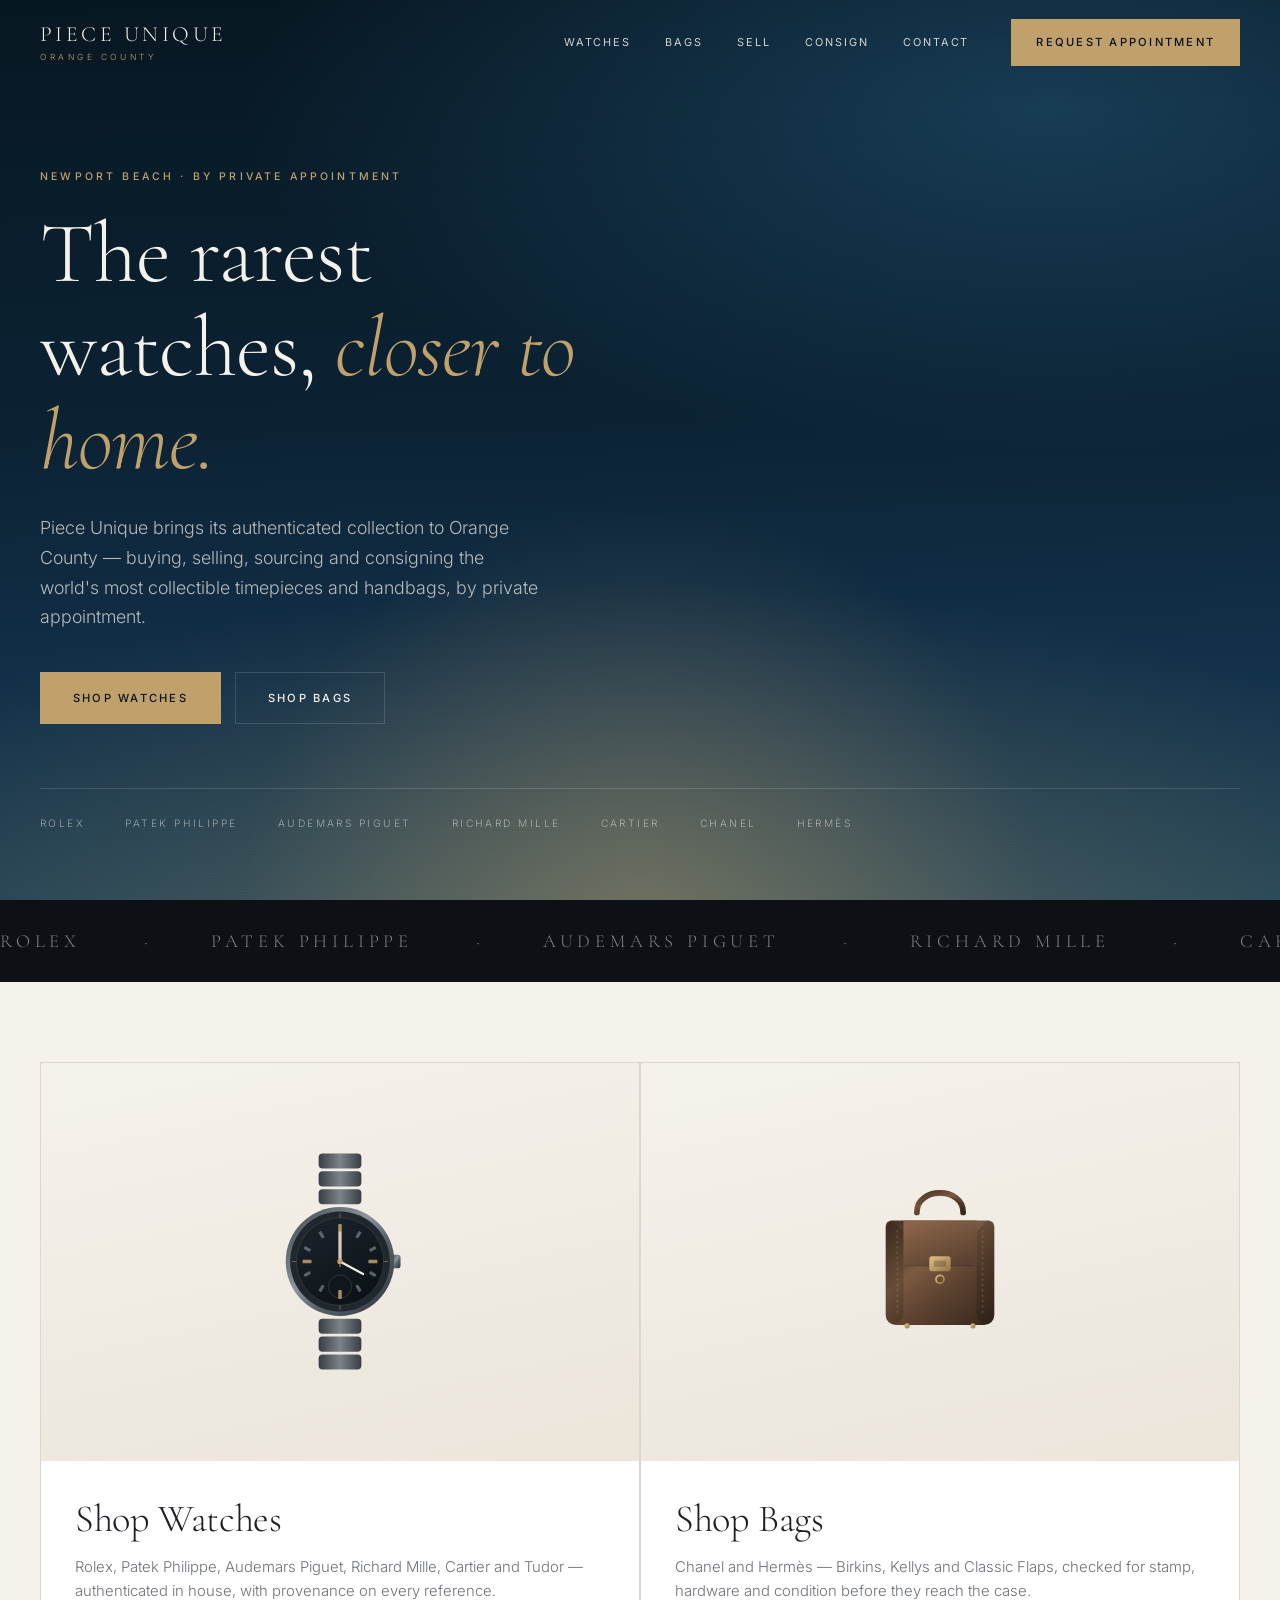
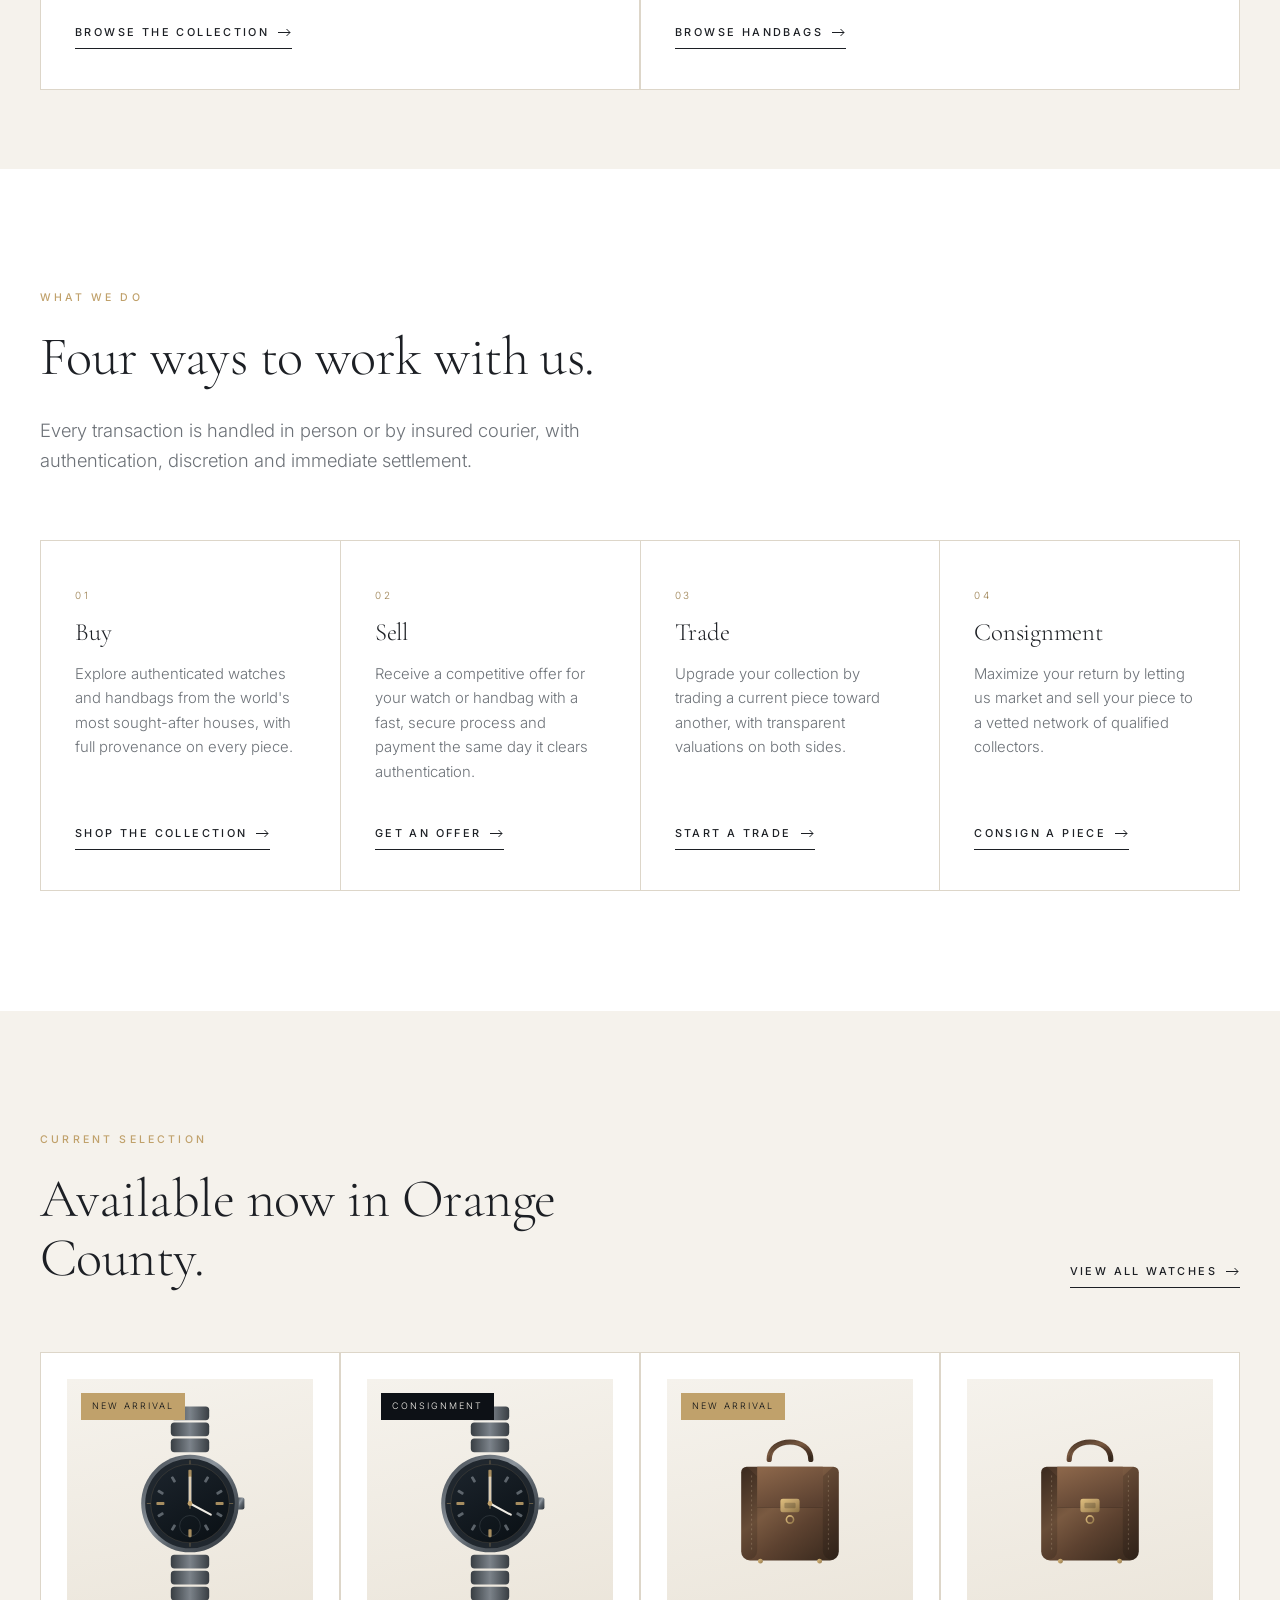
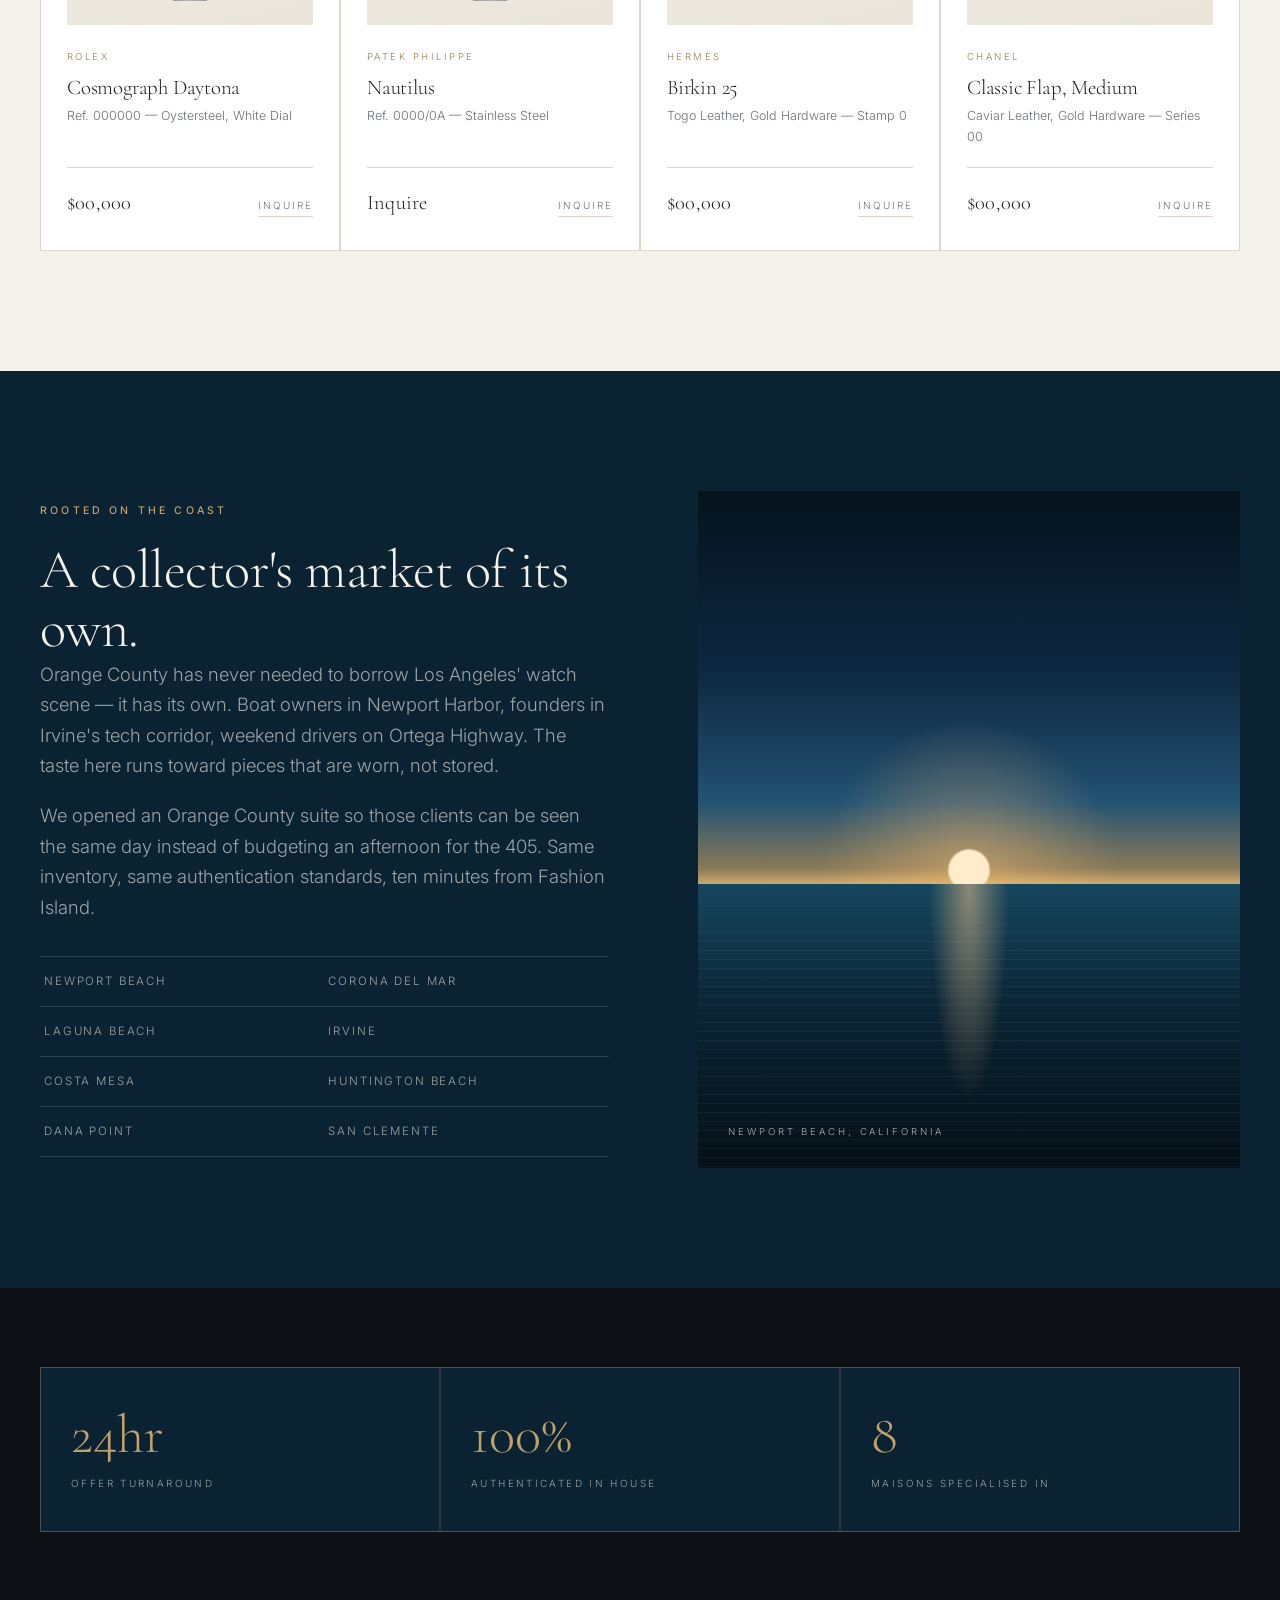
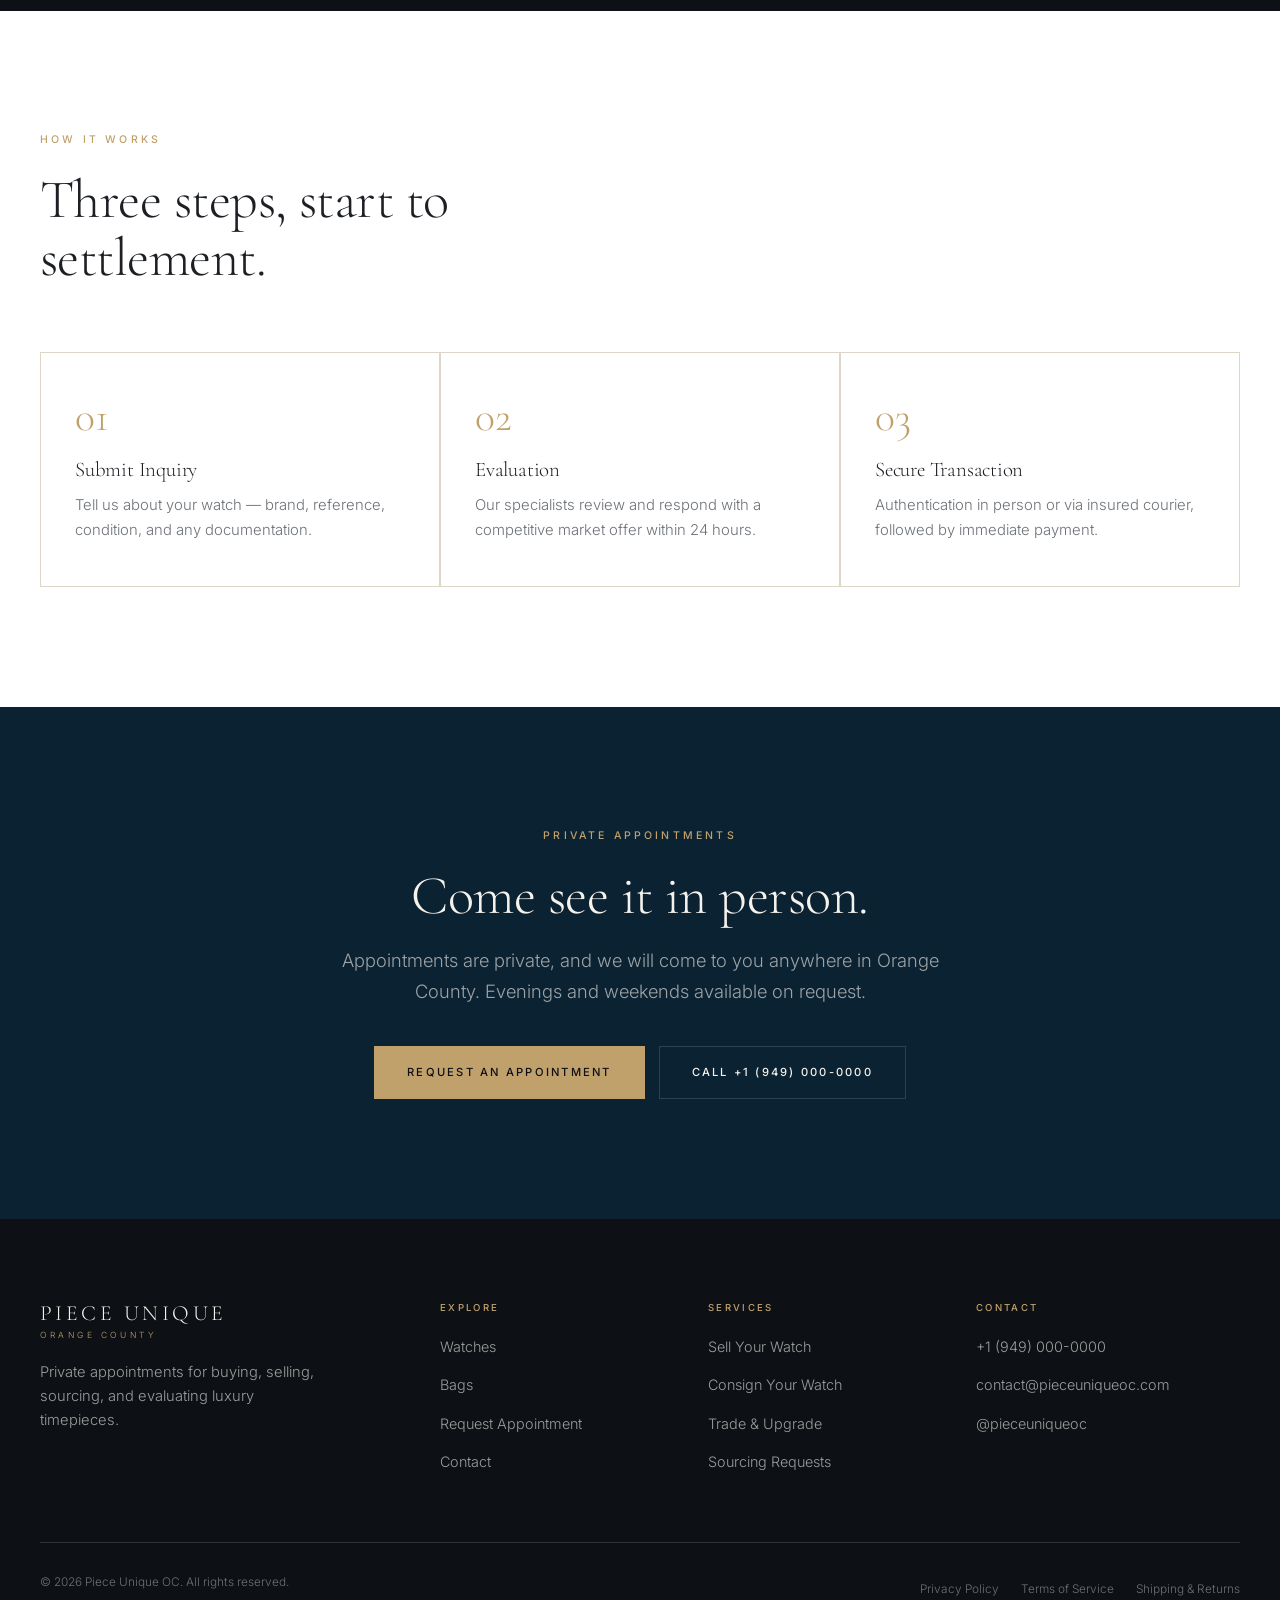
<file: index.html>
<!DOCTYPE html>
<html lang="en">
<head>
<meta charset="utf-8">
<meta name="viewport" content="width=device-width, initial-scale=1">
<title>Luxury Watches &amp; Handbags in Orange County | Piece Unique OC</title>
<meta name="description" content="Authenticated luxury watches and handbags in Orange County. Buy, sell, trade and consign Rolex, Patek Philippe, Audemars Piguet, Chanel and Hermès by private appointment.">
<link rel="canonical" href="https://www.pieceuniqueoc.com/">
<meta property="og:title" content="Luxury Watches &amp; Handbags in Orange County | Piece Unique OC">
<meta property="og:description" content="Authenticated luxury timepieces and handbags, by private appointment in Orange County.">
<meta property="og:type" content="website">
<meta property="og:url" content="https://www.pieceuniqueoc.com/">
<link rel="icon" href="assets/img/favicon.svg" type="image/svg+xml">
<link rel="preconnect" href="https://fonts.googleapis.com">
<link rel="preconnect" href="https://fonts.gstatic.com" crossorigin>
<link href="https://fonts.googleapis.com/css2?family=Cormorant+Garamond:ital,wght@0,300;0,400;1,300&family=Inter:wght@300;400;500&display=swap" rel="stylesheet">
<link rel="stylesheet" href="assets/css/site.css">
</head>
<body>

<header class="site-header" id="siteHeader">
  <div class="wrap site-header__inner">
    <a class="brand" href="index.html">
      <span class="brand__name">Piece Unique</span>
      <span class="brand__loc">Orange County</span>
    </a>
    <nav class="nav" id="nav" aria-label="Primary">
      <a class="nav__link" href="watches.html">Watches</a>
      <a class="nav__link" href="bags.html">Bags</a>
      <a class="nav__link" href="sell.html">Sell</a>
      <a class="nav__link" href="consign.html">Consign</a>
      <a class="nav__link" href="contact.html">Contact</a>
      <a class="btn btn--gold nav__cta" href="appointment.html">Request Appointment</a>
    </nav>
    <button class="nav-toggle" id="navToggle" aria-expanded="false" aria-controls="nav" aria-label="Toggle menu">
      <span></span><span></span>
    </button>
  </div>
</header>

<main>

  <!-- ============ HERO ============ -->
  <section class="hero">
    <div class="hero__field" aria-hidden="true"></div>
    <div class="hero__glow" aria-hidden="true"></div>
    <div class="wrap hero__inner">
      <span class="eyebrow">Newport Beach &middot; By Private Appointment</span>
      <h1>The rarest watches, <em>closer to home.</em></h1>
      <p class="hero__lede">
        Piece Unique brings its authenticated collection to Orange County — buying,
        selling, sourcing and consigning the world's most collectible timepieces
        and handbags, by private appointment.
      </p>
      <div class="btn-row">
        <a class="btn btn--gold" href="watches.html">Shop Watches</a>
        <a class="btn btn--ghost-light" href="bags.html">Shop Bags</a>
      </div>
      <div class="hero__meta">
        <span>Rolex</span>
        <span>Patek Philippe</span>
        <span>Audemars Piguet</span>
        <span>Richard Mille</span>
        <span>Cartier</span>
        <span>Chanel</span>
        <span>Hermès</span>
      </div>
    </div>
  </section>

  <!-- ============ BRAND STRIP ============ -->
  <div class="strip" aria-hidden="true">
    <div class="strip__track">
      <span>Rolex</span><span>Patek Philippe</span><span>Audemars Piguet</span>
      <span>Richard Mille</span><span>Cartier</span><span>Chanel</span><span>Hermès</span>
      <span>Rolex</span><span>Patek Philippe</span><span>Audemars Piguet</span>
      <span>Richard Mille</span><span>Cartier</span><span>Chanel</span><span>Hermès</span>
    </div>
  </div>


  <!-- ============ TWO COLLECTIONS ============ -->
  <section class="section section--tight">
    <div class="wrap">
      <div class="pair reveal">
        <a class="pair__card" href="watches.html">
          <span class="pair__art">
            <img src="assets/img/watch-placeholder.svg" alt="" aria-hidden="true">
          </span>
          <span class="pair__body">
            <h2>Shop Watches</h2>
            <p>Rolex, Patek Philippe, Audemars Piguet, Richard Mille, Cartier and Tudor — authenticated in house, with provenance on every reference.</p>
            <span class="tlink">Browse the collection <svg viewBox="0 0 14 9" fill="none" aria-hidden="true"><path d="M0 4.5h12M8.5 1L12 4.5 8.5 8" stroke="currentColor"/></svg></span>
          </span>
        </a>
        <a class="pair__card" href="bags.html">
          <span class="pair__art">
            <img src="assets/img/bag-placeholder.svg" alt="" aria-hidden="true">
          </span>
          <span class="pair__body">
            <h2>Shop Bags</h2>
            <p>Chanel and Hermès — Birkins, Kellys and Classic Flaps, checked for stamp, hardware and condition before they reach the case.</p>
            <span class="tlink">Browse handbags <svg viewBox="0 0 14 9" fill="none" aria-hidden="true"><path d="M0 4.5h12M8.5 1L12 4.5 8.5 8" stroke="currentColor"/></svg></span>
          </span>
        </a>
      </div>
    </div>
  </section>

  <!-- ============ SERVICES ============ -->
  <section class="section section--paper">
    <div class="wrap">
      <div class="section-head reveal">
        <div>
          <span class="eyebrow">What We Do</span>
          <h2>Four ways to work with us.</h2>
        </div>
        <p class="lede">
          Every transaction is handled in person or by insured courier, with
          authentication, discretion and immediate settlement.
        </p>
      </div>

      <div class="services">
        <a class="service reveal" href="watches.html">
          <span class="service__num">01</span>
          <h3>Buy</h3>
          <p>Explore authenticated watches and handbags from the world's most sought-after houses, with full provenance on every piece.</p>
          <span class="tlink">Shop the collection
            <svg viewBox="0 0 14 9" fill="none" aria-hidden="true"><path d="M0 4.5h12M8.5 1L12 4.5 8.5 8" stroke="currentColor"/></svg>
          </span>
        </a>
        <a class="service reveal" href="sell.html">
          <span class="service__num">02</span>
          <h3>Sell</h3>
          <p>Receive a competitive offer for your watch or handbag with a fast, secure process and payment the same day it clears authentication.</p>
          <span class="tlink">Get an offer
            <svg viewBox="0 0 14 9" fill="none" aria-hidden="true"><path d="M0 4.5h12M8.5 1L12 4.5 8.5 8" stroke="currentColor"/></svg>
          </span>
        </a>
        <a class="service reveal" href="appointment.html">
          <span class="service__num">03</span>
          <h3>Trade</h3>
          <p>Upgrade your collection by trading a current piece toward another, with transparent valuations on both sides.</p>
          <span class="tlink">Start a trade
            <svg viewBox="0 0 14 9" fill="none" aria-hidden="true"><path d="M0 4.5h12M8.5 1L12 4.5 8.5 8" stroke="currentColor"/></svg>
          </span>
        </a>
        <a class="service reveal" href="consign.html">
          <span class="service__num">04</span>
          <h3>Consignment</h3>
          <p>Maximize your return by letting us market and sell your piece to a vetted network of qualified collectors.</p>
          <span class="tlink">Consign a piece
            <svg viewBox="0 0 14 9" fill="none" aria-hidden="true"><path d="M0 4.5h12M8.5 1L12 4.5 8.5 8" stroke="currentColor"/></svg>
          </span>
        </a>
      </div>
    </div>
  </section>

  <!-- ============ FEATURED ============ -->
  <section class="section">
    <div class="wrap">
      <div class="section-head reveal">
        <div>
          <span class="eyebrow">Current Selection</span>
          <h2>Available now in Orange County.</h2>
        </div>
        <a class="tlink" href="watches.html">View all watches
          <svg viewBox="0 0 14 9" fill="none" aria-hidden="true"><path d="M0 4.5h12M8.5 1L12 4.5 8.5 8" stroke="currentColor"/></svg>
        </a>
      </div>
      <div class="grid" id="featuredGrid"></div>
    </div>
  </section>

  <!-- ============ OC STORY ============ -->
  <section class="section section--dark">
    <div class="wrap split">
      <div class="reveal">
        <span class="eyebrow">Rooted on the Coast</span>
        <h2>A collector's market of its own.</h2>
        <p class="lede" style="margin-bottom:20px">
          Orange County has never needed to borrow Los Angeles' watch scene — it has
          its own. Boat owners in Newport Harbor, founders in Irvine's tech corridor,
          weekend drivers on Ortega Highway. The taste here runs toward pieces that
          are worn, not stored.
        </p>
        <p class="lede">
          We opened an Orange County suite so those clients can be seen the same day
          instead of budgeting an afternoon for the 405. Same inventory, same
          authentication standards, ten minutes from Fashion Island.
        </p>
        <ul class="areas">
          <li>Newport Beach</li>
          <li>Corona del Mar</li>
          <li>Laguna Beach</li>
          <li>Irvine</li>
          <li>Costa Mesa</li>
          <li>Huntington Beach</li>
          <li>Dana Point</li>
          <li>San Clemente</li>
        </ul>
      </div>
      <div class="reveal">
        <div class="coast">
          <span class="coast__label">Newport Beach, California</span>
        </div>
      </div>
    </div>
  </section>

  <!-- ============ STATS ============ -->
  <section class="section section--ink section--tight">
    <div class="wrap">
      <div class="stats reveal">
        <div class="stat">
          <div class="stat__n">24hr</div>
          <div class="stat__l">Offer turnaround</div>
        </div>
        <div class="stat">
          <div class="stat__n">100%</div>
          <div class="stat__l">Authenticated in house</div>
        </div>
        <div class="stat">
          <div class="stat__n">8</div>
          <div class="stat__l">Maisons specialised in</div>
        </div>
      </div>
    </div>
  </section>

  <!-- ============ PROCESS ============ -->
  <section class="section section--paper">
    <div class="wrap">
      <div class="section-head reveal">
        <div>
          <span class="eyebrow">How It Works</span>
          <h2>Three steps, start to settlement.</h2>
        </div>
      </div>
      <div class="steps">
        <div class="step reveal">
          <div class="step__n">01</div>
          <h3>Submit Inquiry</h3>
          <p>Tell us about your watch — brand, reference, condition, and any documentation.</p>
        </div>
        <div class="step reveal">
          <div class="step__n">02</div>
          <h3>Evaluation</h3>
          <p>Our specialists review and respond with a competitive market offer within 24 hours.</p>
        </div>
        <div class="step reveal">
          <div class="step__n">03</div>
          <h3>Secure Transaction</h3>
          <p>Authentication in person or via insured courier, followed by immediate payment.</p>
        </div>
      </div>
    </div>
  </section>

  <!-- ============ CTA ============ -->
  <section class="section section--dark cta-band">
    <div class="wrap wrap--narrow reveal">
      <span class="eyebrow">Private Appointments</span>
      <h2>Come see it in person.</h2>
      <p class="lede">
        Appointments are private, and we will come to you anywhere in Orange
        County. Evenings and weekends available on request.
      </p>
      <div class="btn-row">
        <a class="btn btn--gold" href="appointment.html">Request an Appointment</a>
        <a class="btn btn--ghost-light" href="tel:+19490000000" data-site="phone-cta">Call (949) 000-0000</a>
      </div>
    </div>
  </section>

</main>

<footer class="site-footer">
  <div class="wrap">
    <div class="footer-top">
      <div class="footer-brand">
        <span class="brand">
          <span class="brand__name">Piece Unique</span>
          <span class="brand__loc">Orange County</span>
        </span>
        <p>Private appointments for buying, selling, sourcing, and evaluating luxury timepieces.</p>
      </div>
      <div class="footer-col">
        <h4>Explore</h4>
        <ul>
          <li><a href="watches.html">Watches</a></li>
          <li><a href="bags.html">Bags</a></li>
          <li><a href="appointment.html">Request Appointment</a></li>
          <li><a href="contact.html">Contact</a></li>
        </ul>
      </div>
      <div class="footer-col">
        <h4>Services</h4>
        <ul>
          <li><a href="sell.html">Sell Your Watch</a></li>
          <li><a href="consign.html">Consign Your Watch</a></li>
          <li><a href="appointment.html">Trade &amp; Upgrade</a></li>
          <li><a href="appointment.html">Sourcing Requests</a></li>
        </ul>
      </div>
      <div class="footer-col">
        <h4>Contact</h4>
        <ul>
          <li><a href="tel:+19490000000" data-site="phone">+1 (949) 000-0000</a></li>
          <li><a href="mailto:info@pieceuniqueoc.com" data-site="email">info@pieceuniqueoc.com</a></li>
          <li><a href="https://www.instagram.com/" target="_blank" rel="noopener" data-site="instagram">@pieceuniqueoc</a></li>
        </ul>
      </div>
    </div>
    <div class="footer-bottom">
      <p>&copy; <span data-year></span> Piece Unique OC. All rights reserved.</p>
      <nav aria-label="Legal">
        <a href="contact.html">Privacy Policy</a>
        <a href="contact.html">Terms of Service</a>
        <a href="contact.html">Shipping &amp; Returns</a>
      </nav>
    </div>
  </div>
</footer>

<script src="assets/js/site.js"></script>
<script src="assets/js/inventory.js"></script>
</body>
</html>
</file>
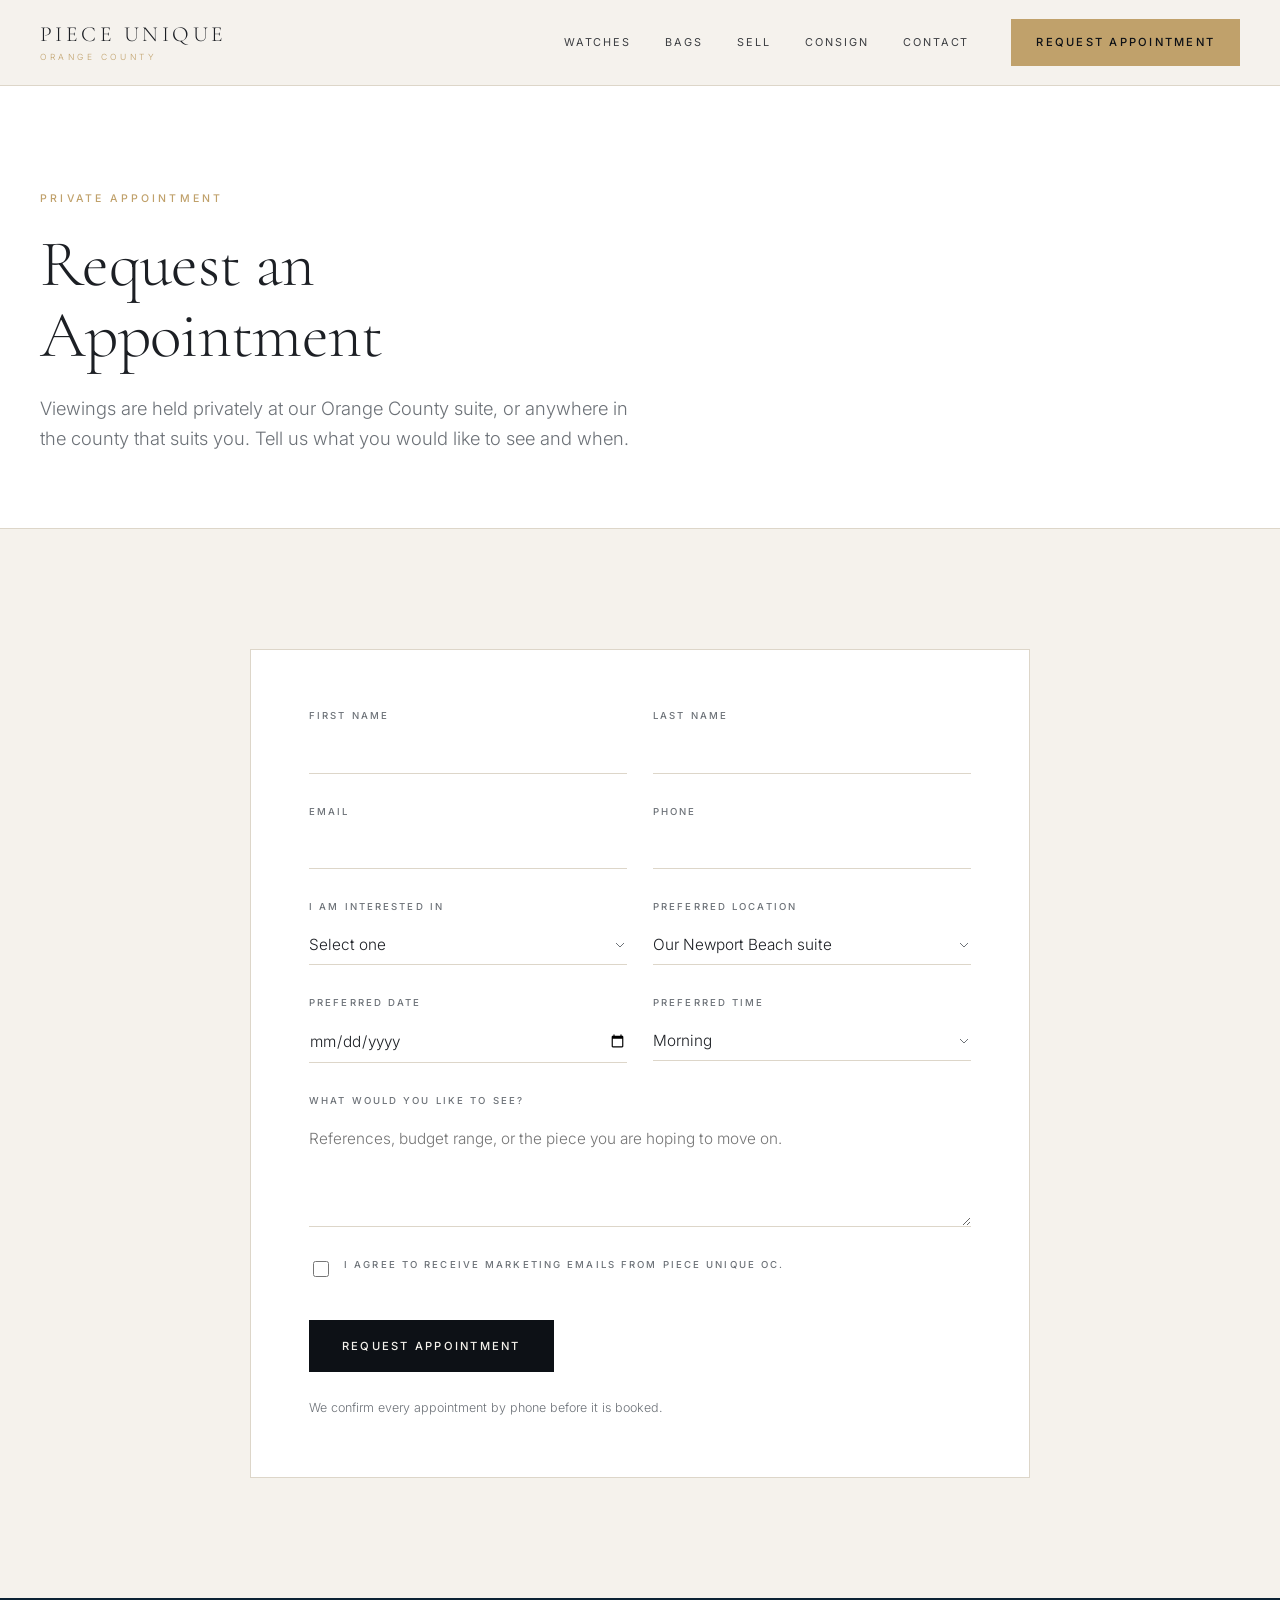
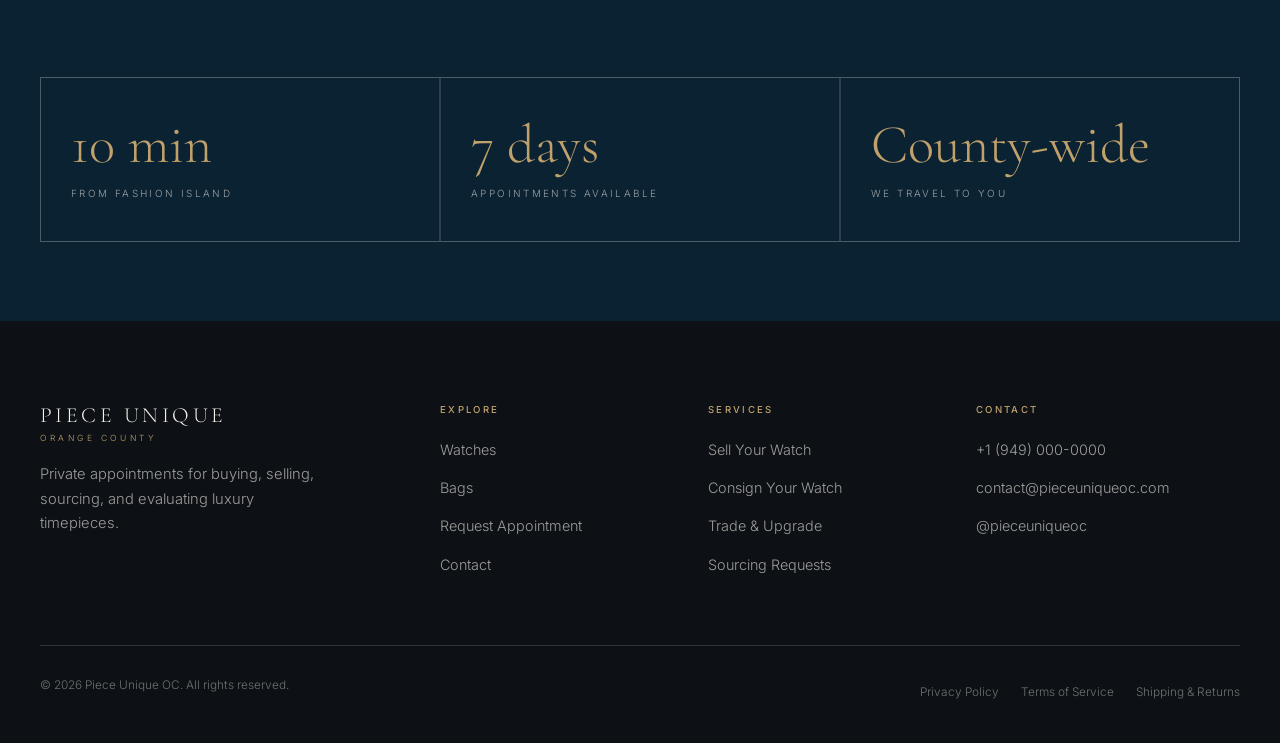
<file: appointment.html>
<!DOCTYPE html>
<html lang="en">
<head>
<meta charset="utf-8">
<meta name="viewport" content="width=device-width, initial-scale=1">
<title>Request a Private Appointment | Piece Unique OC</title>
<meta name="description" content="Book a private appointment in Newport Beach to view, buy, trade or sell luxury watches in Orange County.">
<link rel="canonical" href="https://www.pieceuniqueoc.com/appointment.html">
<meta property="og:title" content="Request a Private Appointment | Piece Unique OC">
<meta property="og:description" content="Book a private appointment in Newport Beach to view, buy, trade or sell luxury watches in Orange County.">
<meta property="og:type" content="website">
<meta property="og:url" content="https://www.pieceuniqueoc.com/appointment.html">
<link rel="icon" href="assets/img/favicon.svg" type="image/svg+xml">
<link rel="preconnect" href="https://fonts.googleapis.com">
<link rel="preconnect" href="https://fonts.gstatic.com" crossorigin>
<link href="https://fonts.googleapis.com/css2?family=Cormorant+Garamond:ital,wght@0,300;0,400;1,300&family=Inter:wght@300;400;500&display=swap" rel="stylesheet">
<link rel="stylesheet" href="assets/css/site.css">
</head>
<body class="has-light-header">

<header class="site-header" id="siteHeader">
  <div class="wrap site-header__inner">
    <a class="brand" href="index.html">
      <span class="brand__name">Piece Unique</span>
      <span class="brand__loc">Orange County</span>
    </a>
    <nav class="nav" id="nav" aria-label="Primary">
      <a class="nav__link" href="watches.html">Watches</a>
      <a class="nav__link" href="bags.html">Bags</a>
      <a class="nav__link" href="sell.html">Sell</a>
      <a class="nav__link" href="consign.html">Consign</a>
      <a class="nav__link" href="contact.html">Contact</a>
      <a class="btn btn--gold nav__cta" href="appointment.html">Request Appointment</a>
    </nav>
    <button class="nav-toggle" id="navToggle" aria-expanded="false" aria-controls="nav" aria-label="Toggle menu">
      <span></span><span></span>
    </button>
  </div>
</header>

<main>
<section class="page-hero">
    <div class="wrap">
      <span class="eyebrow">Private Appointment</span>
      <h1>Request an Appointment</h1>
      <p class="lede">
        Viewings are held privately at our Orange County suite, or anywhere in the
        county that suits you. Tell us what you would like to see and when.
      </p>
    </div>
  </section>

  <section class="section">
    <div class="wrap wrap--narrow">
      <div class="form-shell reveal">
        <form data-form name="appointment-request" action="/thanks.html" method="POST" data-netlify="true" netlify-honeypot="bot-field">
          <p hidden aria-hidden="true">
            <label>Leave this field empty: <input name="bot-field"></label>
          </p>
          <input type="hidden" name="_subject" value="Appointment request — pieceuniqueoc.com">
          <div class="form-grid">
            <div class="field">
              <label for="ap-first">First Name</label>
              <input id="ap-first" name="first_name" type="text" autocomplete="given-name" required>
            </div>
            <div class="field">
              <label for="ap-last">Last Name</label>
              <input id="ap-last" name="last_name" type="text" autocomplete="family-name" required>
            </div>
            <div class="field">
              <label for="ap-email">Email</label>
              <input id="ap-email" name="email" type="email" autocomplete="email" required>
            </div>
            <div class="field">
              <label for="ap-phone">Phone</label>
              <input id="ap-phone" name="phone" type="tel" autocomplete="tel" required>
            </div>
            <div class="field">
              <label for="ap-reason">I am interested in</label>
              <select id="ap-reason" name="reason" required>
                <option value="" selected disabled>Select one</option>
                <option>Buying a watch</option>
                <option>Selling a watch</option>
                <option>Trading / upgrading</option>
                <option>Consignment</option>
                <option>Sourcing a specific reference</option>
              </select>
            </div>
            <div class="field">
              <label for="ap-where">Preferred location</label>
              <select id="ap-where" name="location">
                <option>Our Newport Beach suite</option>
                <option>You come to me (Orange County)</option>
                <option>Video call first</option>
              </select>
            </div>
            <div class="field">
              <label for="ap-date">Preferred date</label>
              <input id="ap-date" name="date" type="date">
            </div>
            <div class="field">
              <label for="ap-time">Preferred time</label>
              <select id="ap-time" name="time">
                <option>Morning</option>
                <option>Afternoon</option>
                <option>Evening</option>
                <option>Weekend</option>
              </select>
            </div>
            <div class="field field--full">
              <label for="ap-notes">What would you like to see?</label>
              <textarea id="ap-notes" name="notes" placeholder="References, budget range, or the piece you are hoping to move on."></textarea>
            </div>
            <div class="field field--full">
              <label class="check">
                <input type="checkbox" name="marketing" value="yes">
                <span>I agree to receive marketing emails from Piece Unique OC.</span>
              </label>
            </div>
            <div class="field field--full">
              <button class="btn btn--solid" type="submit" style="align-self:flex-start">Request Appointment</button>
            </div>
          </div>
        </form>
        <p class="form-note">We confirm every appointment by phone before it is booked.</p>
      </div>
    </div>
  </section>

  <section class="section section--dark section--tight">
    <div class="wrap">
      <div class="stats reveal">
        <div class="stat">
          <div class="stat__n">10 min</div>
          <div class="stat__l">From Fashion Island</div>
        </div>
        <div class="stat">
          <div class="stat__n">7 days</div>
          <div class="stat__l">Appointments available</div>
        </div>
        <div class="stat">
          <div class="stat__n">County-wide</div>
          <div class="stat__l">We travel to you</div>
        </div>
      </div>
    </div>
  </section>
</main>

<footer class="site-footer">
  <div class="wrap">
    <div class="footer-top">
      <div class="footer-brand">
        <span class="brand">
          <span class="brand__name">Piece Unique</span>
          <span class="brand__loc">Orange County</span>
        </span>
        <p>Private appointments for buying, selling, sourcing, and evaluating luxury timepieces.</p>
      </div>
      <div class="footer-col">
        <h4>Explore</h4>
        <ul>
          <li><a href="watches.html">Watches</a></li>
          <li><a href="bags.html">Bags</a></li>
          <li><a href="appointment.html">Request Appointment</a></li>
          <li><a href="contact.html">Contact</a></li>
        </ul>
      </div>
      <div class="footer-col">
        <h4>Services</h4>
        <ul>
          <li><a href="sell.html">Sell Your Watch</a></li>
          <li><a href="consign.html">Consign Your Watch</a></li>
          <li><a href="appointment.html">Trade &amp; Upgrade</a></li>
          <li><a href="appointment.html">Sourcing Requests</a></li>
        </ul>
      </div>
      <div class="footer-col">
        <h4>Contact</h4>
        <ul>
          <li><a href="tel:+19490000000" data-site="phone">+1 (949) 000-0000</a></li>
          <li><a href="mailto:info@pieceuniqueoc.com" data-site="email">info@pieceuniqueoc.com</a></li>
          <li><a href="https://www.instagram.com/" target="_blank" rel="noopener" data-site="instagram">@pieceuniqueoc</a></li>
        </ul>
      </div>
    </div>
    <div class="footer-bottom">
      <p>&copy; <span data-year></span> Piece Unique OC. All rights reserved.</p>
      <nav aria-label="Legal">
        <a href="contact.html">Privacy Policy</a>
        <a href="contact.html">Terms of Service</a>
        <a href="contact.html">Shipping &amp; Returns</a>
      </nav>
    </div>
  </div>
</footer>

<script src="assets/js/site.js"></script>

</body>
</html>
</file>
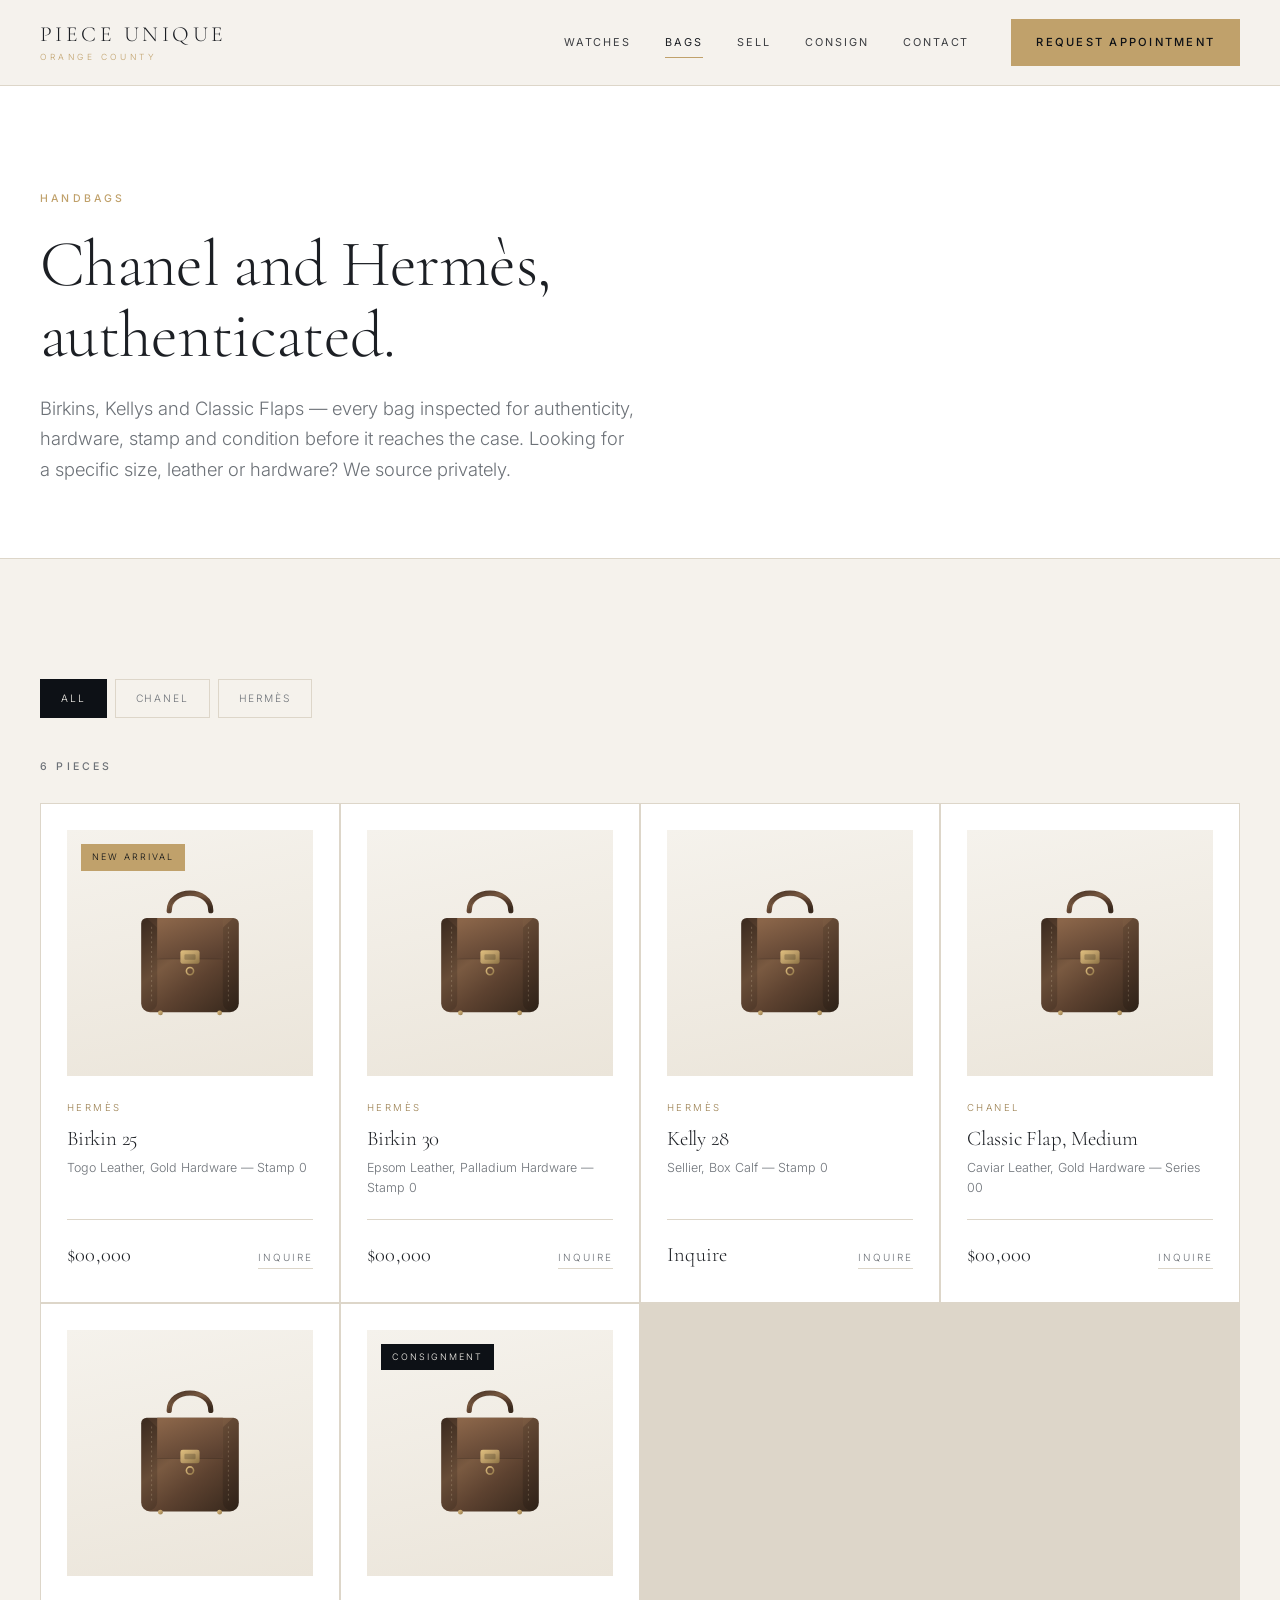
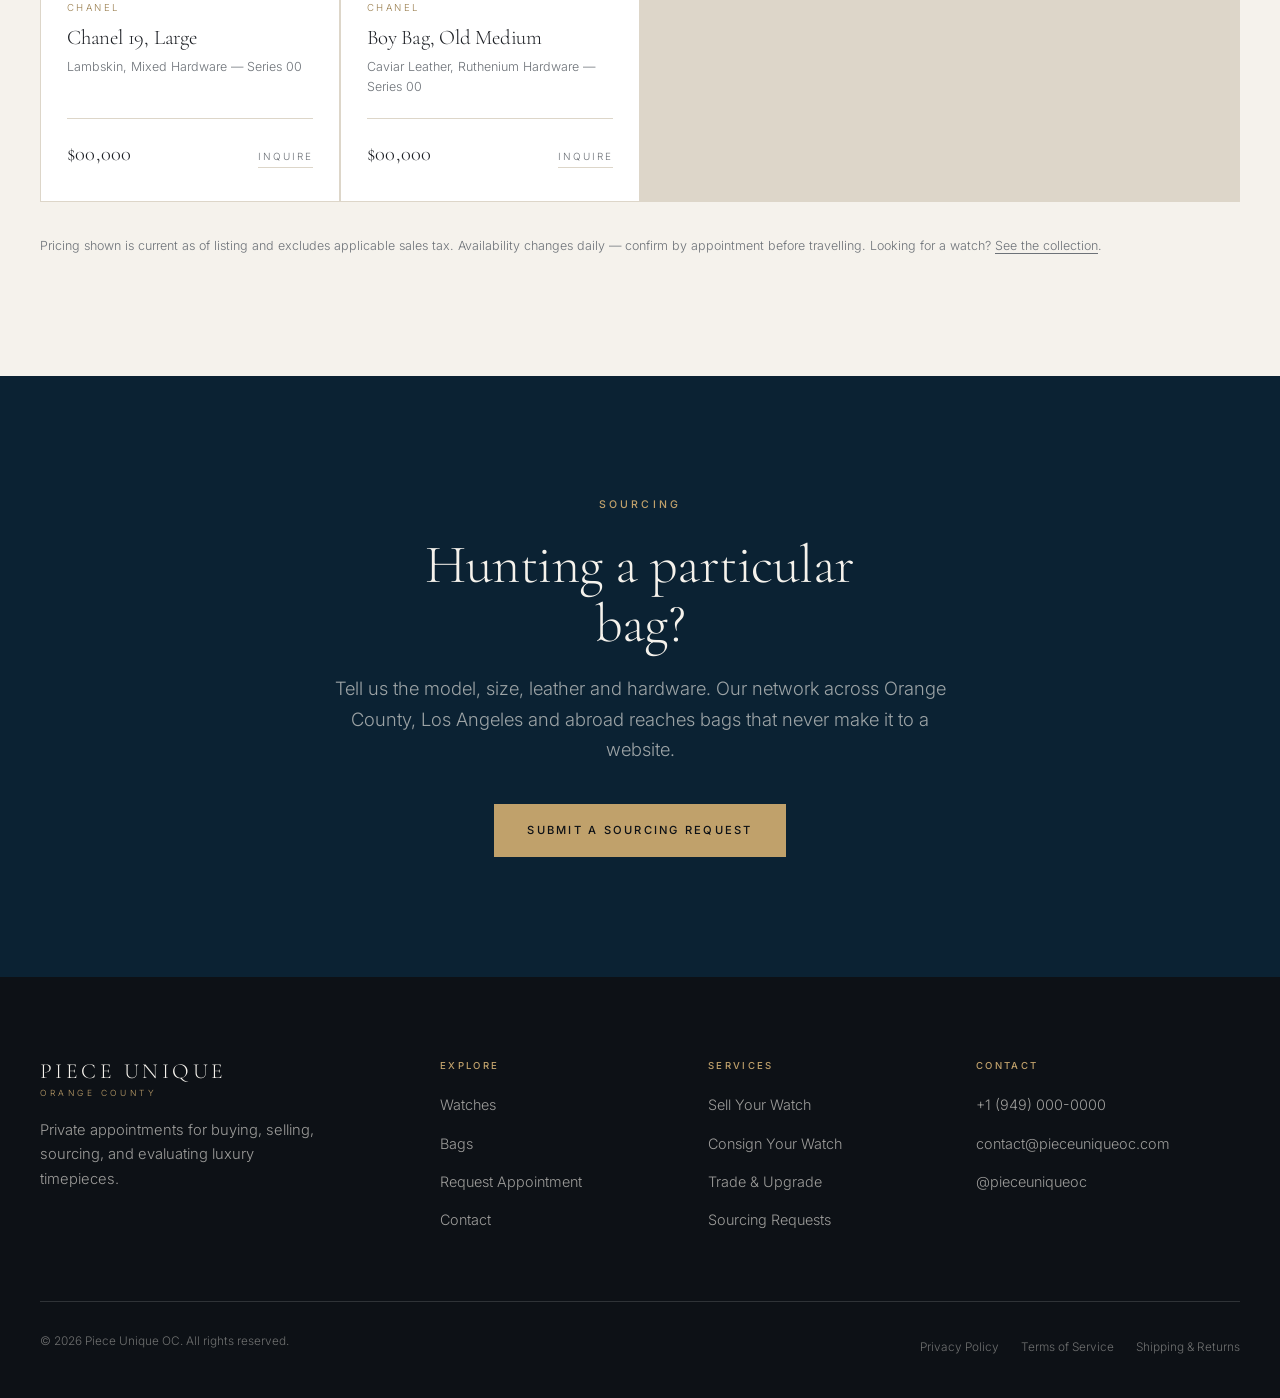
<file: bags.html>
<!DOCTYPE html>
<html lang="en">
<head>
<meta charset="utf-8">
<meta name="viewport" content="width=device-width, initial-scale=1">
<title>Chanel &amp; Hermès Handbags in Orange County | Piece Unique OC</title>
<meta name="description" content="Authenticated Chanel and Hermès handbags in Orange County. Birkin, Kelly, Classic Flap — bought, sold and consigned by private appointment.">
<link rel="canonical" href="https://www.pieceuniqueoc.com/bags.html">
<meta property="og:title" content="Shop Luxury Watches in Orange County | Piece Unique OC">
<meta property="og:description" content="Authenticated Chanel and Hermès handbags in Orange County. Birkin, Kelly, Classic Flap — bought, sold and consigned by private appointment.">
<meta property="og:type" content="website">
<meta property="og:url" content="https://www.pieceuniqueoc.com/bags.html">
<link rel="icon" href="assets/img/favicon.svg" type="image/svg+xml">
<link rel="preconnect" href="https://fonts.googleapis.com">
<link rel="preconnect" href="https://fonts.gstatic.com" crossorigin>
<link href="https://fonts.googleapis.com/css2?family=Cormorant+Garamond:ital,wght@0,300;0,400;1,300&family=Inter:wght@300;400;500&display=swap" rel="stylesheet">
<link rel="stylesheet" href="assets/css/site.css">
</head>
<body class="has-light-header">

<header class="site-header" id="siteHeader">
  <div class="wrap site-header__inner">
    <a class="brand" href="index.html">
      <span class="brand__name">Piece Unique</span>
      <span class="brand__loc">Orange County</span>
    </a>
    <nav class="nav" id="nav" aria-label="Primary">
      <a class="nav__link" href="watches.html">Watches</a>
      <a class="nav__link" href="bags.html" aria-current="page">Bags</a>
      <a class="nav__link" href="sell.html">Sell</a>
      <a class="nav__link" href="consign.html">Consign</a>
      <a class="nav__link" href="contact.html">Contact</a>
      <a class="btn btn--gold nav__cta" href="appointment.html">Request Appointment</a>
    </nav>
    <button class="nav-toggle" id="navToggle" aria-expanded="false" aria-controls="nav" aria-label="Toggle menu">
      <span></span><span></span>
    </button>
  </div>
</header>

<main>
<section class="page-hero">
    <div class="wrap">
      <span class="eyebrow">Handbags</span>
      <h1>Chanel and Hermès, authenticated.</h1>
      <p class="lede">
        Birkins, Kellys and Classic Flaps — every bag inspected for
        authenticity, hardware, stamp and condition before it reaches the case.
        Looking for a specific size, leather or hardware? We source privately.
      </p>
    </div>
  </section>

  <section class="section">
    <div class="wrap">
      <div class="filters" id="shopFilters"></div>
      <p class="eyebrow eyebrow--muted" id="shopCount" style="margin-bottom:28px"></p>
      <div class="grid" id="shopGrid" data-category="Handbags"></div>
      <p class="form-note" style="margin-top:34px">
        Pricing shown is current as of listing and excludes applicable sales tax.
        Availability changes daily — confirm by appointment before travelling.
        Looking for a watch? <a href="watches.html" style="color:inherit;border-bottom:1px solid currentColor">See the collection</a>.
      </p>
    </div>
  </section>

  <section class="section section--dark cta-band">
    <div class="wrap wrap--narrow reveal">
      <span class="eyebrow">Sourcing</span>
      <h2>Hunting a particular bag?</h2>
      <p class="lede">
        Tell us the model, size, leather and hardware. Our network across Orange
        County, Los Angeles and abroad reaches bags that never make it to a
        website.
      </p>
      <div class="btn-row">
        <a class="btn btn--gold" href="appointment.html">Submit a Sourcing Request</a>
      </div>
    </div>
  </section>
</main>

<footer class="site-footer">
  <div class="wrap">
    <div class="footer-top">
      <div class="footer-brand">
        <span class="brand">
          <span class="brand__name">Piece Unique</span>
          <span class="brand__loc">Orange County</span>
        </span>
        <p>Private appointments for buying, selling, sourcing, and evaluating luxury timepieces.</p>
      </div>
      <div class="footer-col">
        <h4>Explore</h4>
        <ul>
          <li><a href="watches.html">Watches</a></li>
          <li><a href="bags.html">Bags</a></li>
          <li><a href="appointment.html">Request Appointment</a></li>
          <li><a href="contact.html">Contact</a></li>
        </ul>
      </div>
      <div class="footer-col">
        <h4>Services</h4>
        <ul>
          <li><a href="sell.html">Sell Your Watch</a></li>
          <li><a href="consign.html">Consign Your Watch</a></li>
          <li><a href="appointment.html">Trade &amp; Upgrade</a></li>
          <li><a href="appointment.html">Sourcing Requests</a></li>
        </ul>
      </div>
      <div class="footer-col">
        <h4>Contact</h4>
        <ul>
          <li><a href="tel:+19490000000" data-site="phone">+1 (949) 000-0000</a></li>
          <li><a href="mailto:info@pieceuniqueoc.com" data-site="email">info@pieceuniqueoc.com</a></li>
          <li><a href="https://www.instagram.com/" target="_blank" rel="noopener" data-site="instagram">@pieceuniqueoc</a></li>
        </ul>
      </div>
    </div>
    <div class="footer-bottom">
      <p>&copy; <span data-year></span> Piece Unique OC. All rights reserved.</p>
      <nav aria-label="Legal">
        <a href="contact.html">Privacy Policy</a>
        <a href="contact.html">Terms of Service</a>
        <a href="contact.html">Shipping &amp; Returns</a>
      </nav>
    </div>
  </div>
</footer>

<script src="assets/js/site.js"></script>
<script src="assets/js/inventory.js"></script>
</body>
</html>
</file>
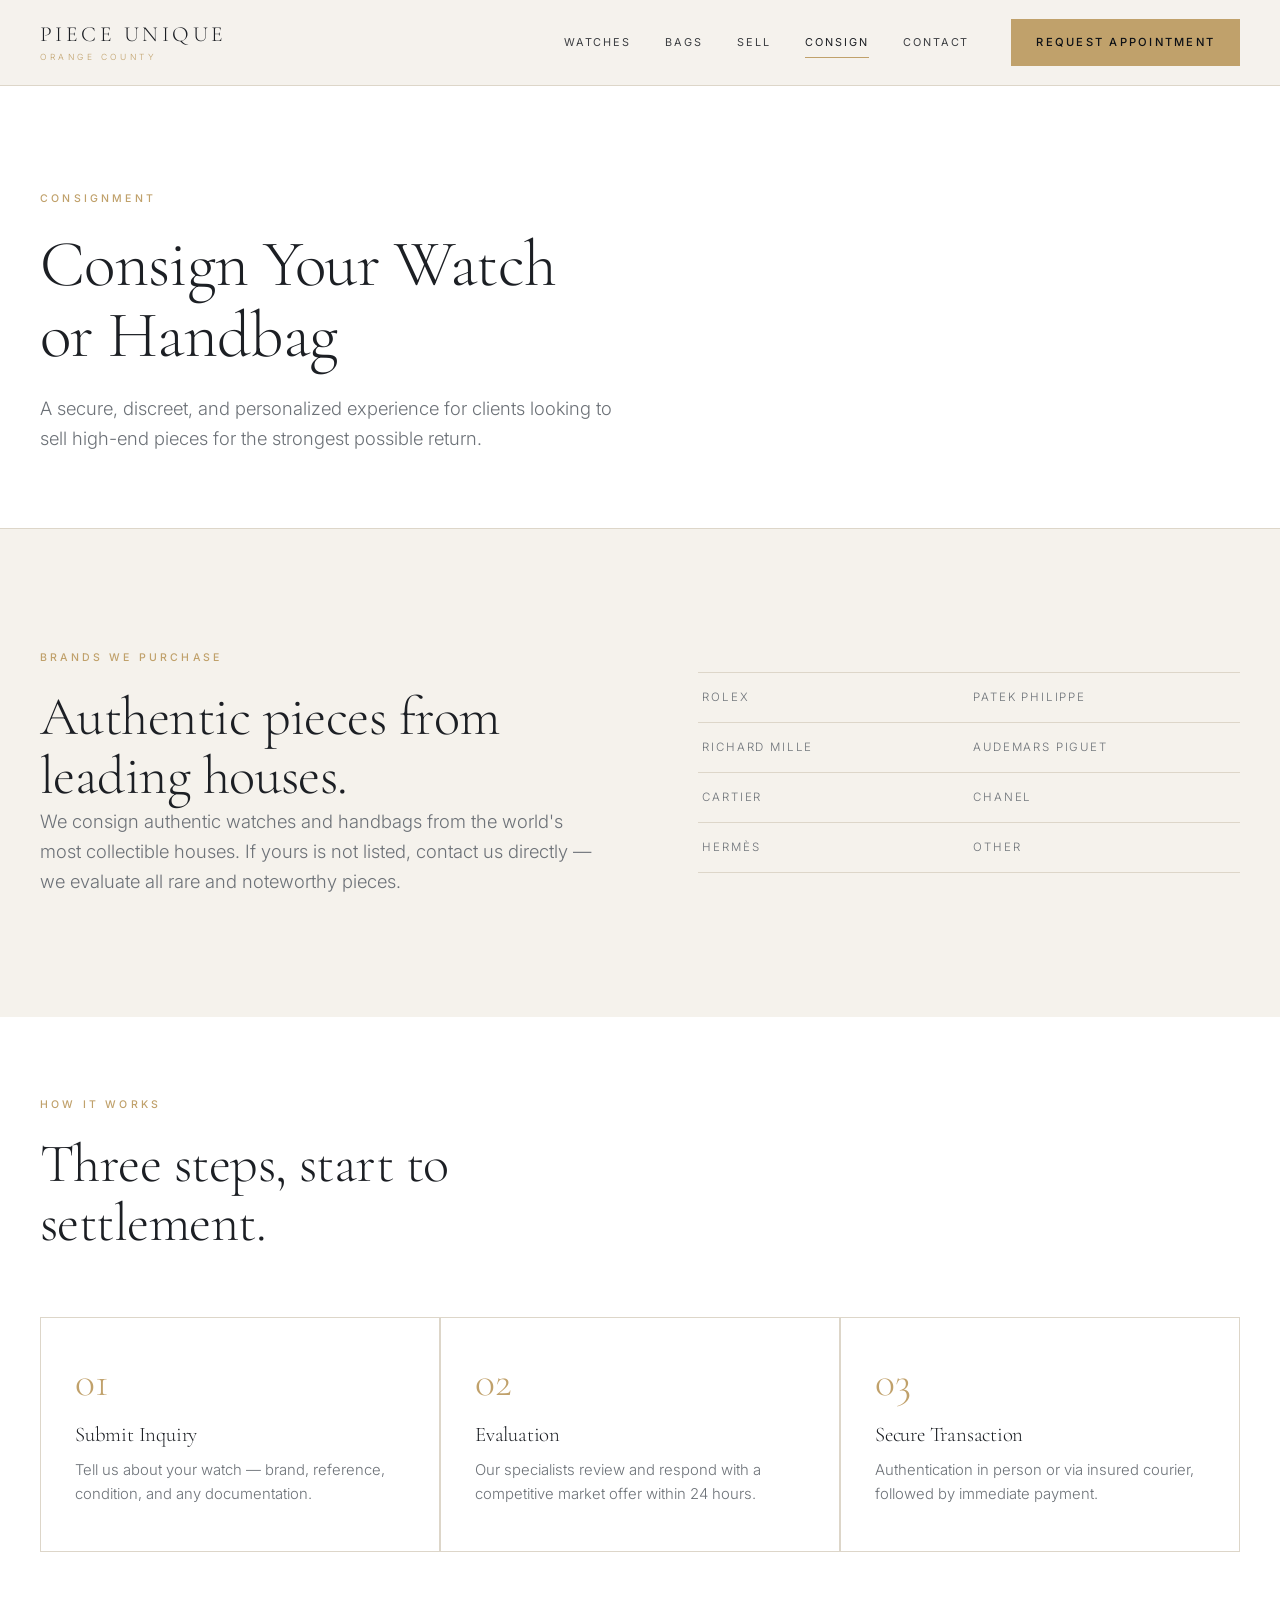
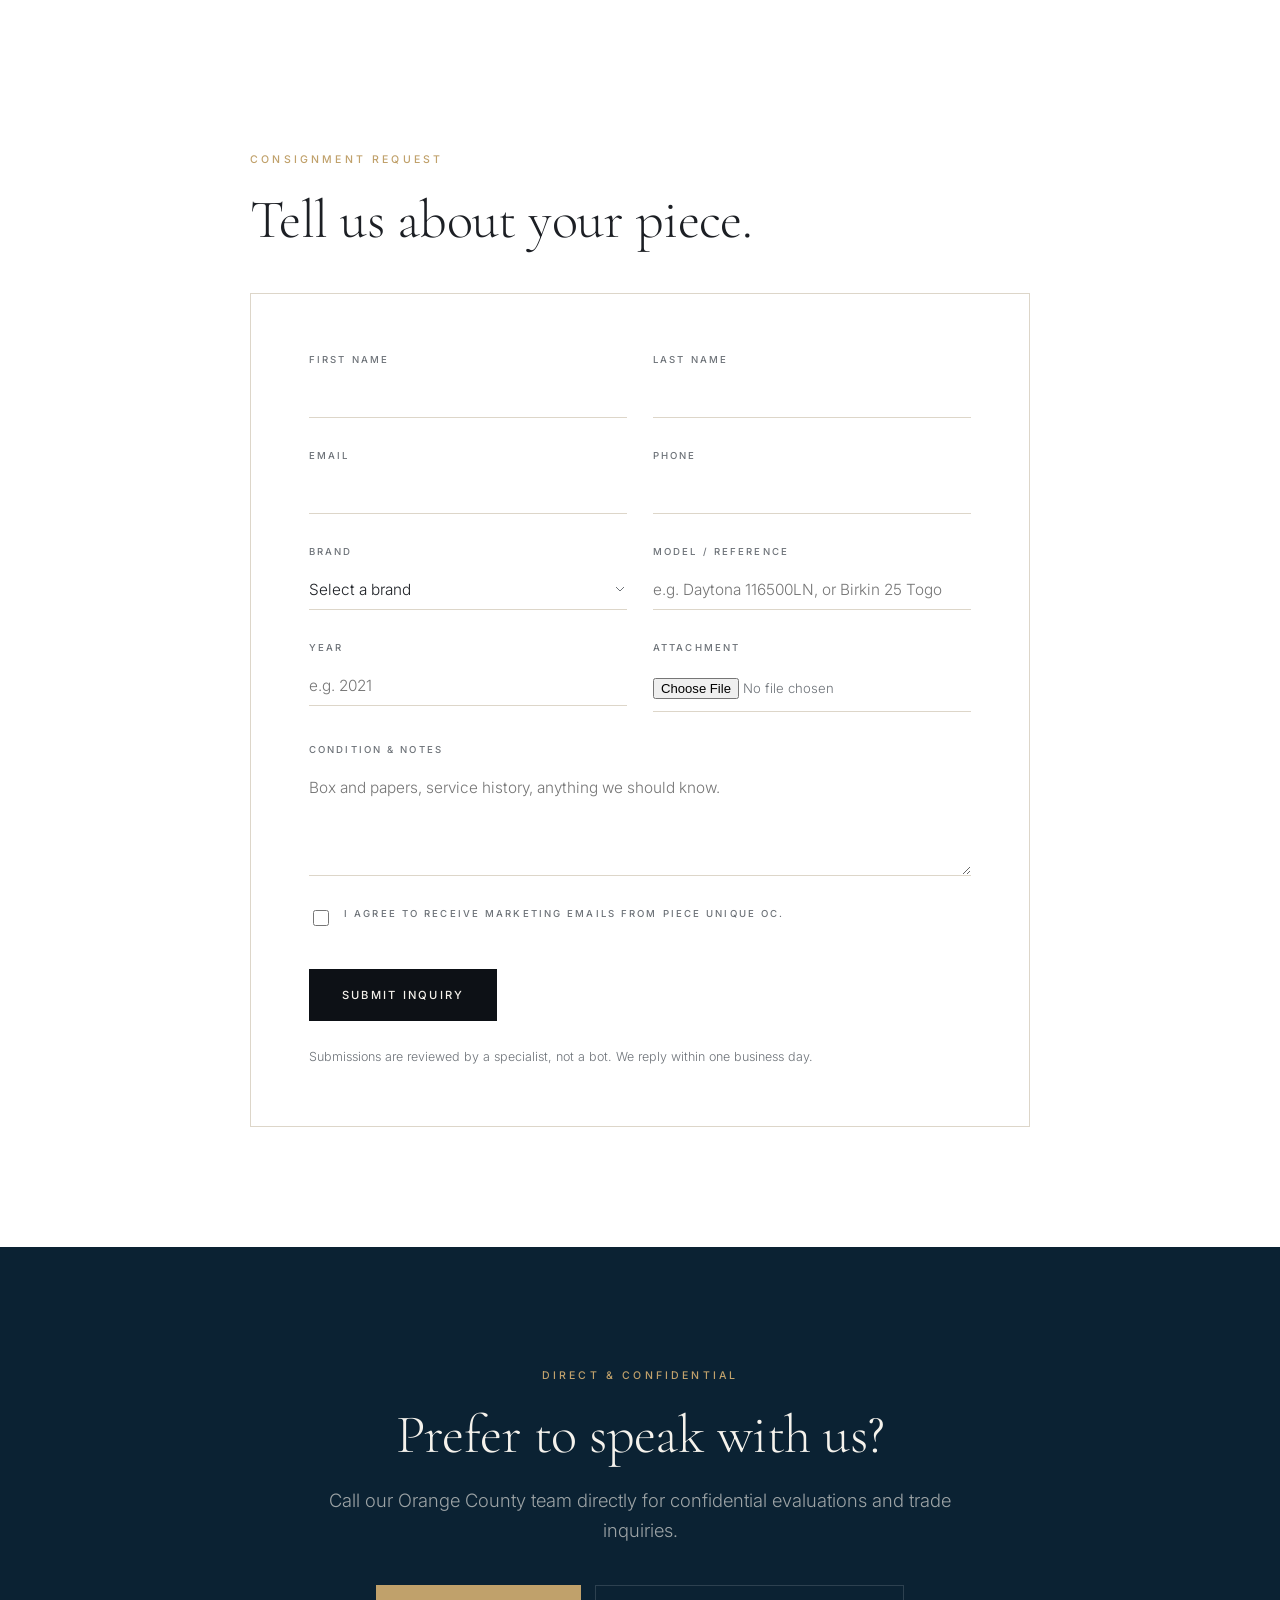
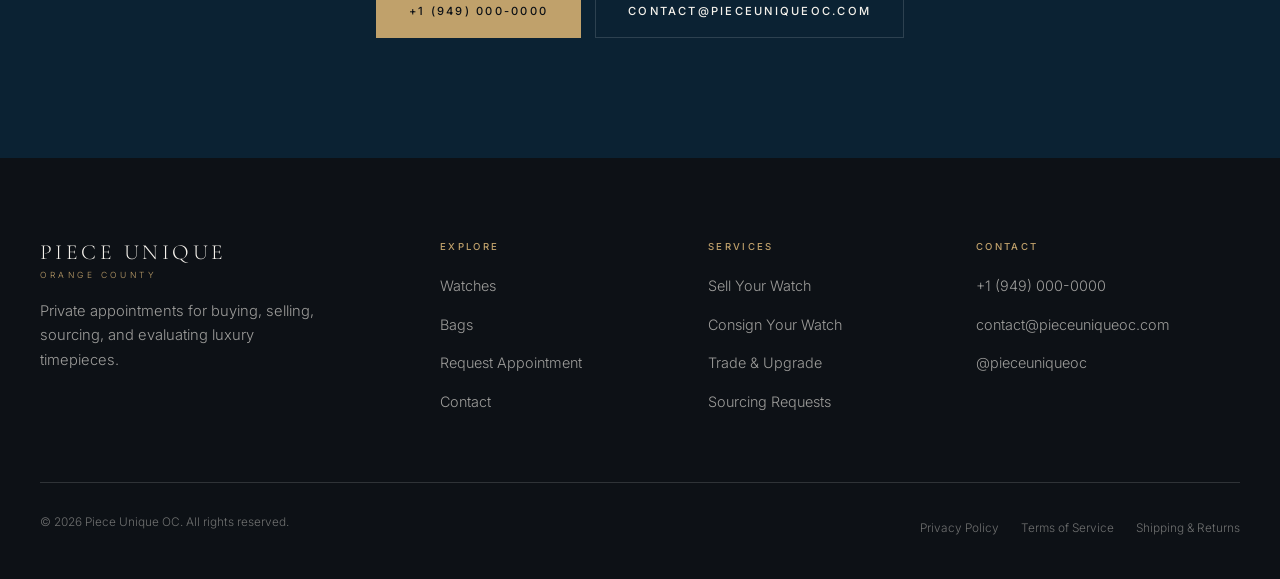
<file: consign.html>
<!DOCTYPE html>
<html lang="en">
<head>
<meta charset="utf-8">
<meta name="viewport" content="width=device-width, initial-scale=1">
<title>Consign Your Watch in Orange County | Piece Unique OC</title>
<meta name="description" content="Consign your luxury watch or handbag with Piece Unique OC. We market and sell to a vetted network of qualified collectors for a stronger return.">
<link rel="canonical" href="https://www.pieceuniqueoc.com/consign.html">
<meta property="og:title" content="Consign Your Watch in Orange County | Piece Unique OC">
<meta property="og:description" content="Consign your luxury watch or handbag with Piece Unique OC. We market and sell to a vetted network of qualified collectors for a stronger return.">
<meta property="og:type" content="website">
<meta property="og:url" content="https://www.pieceuniqueoc.com/consign.html">
<link rel="icon" href="assets/img/favicon.svg" type="image/svg+xml">
<link rel="preconnect" href="https://fonts.googleapis.com">
<link rel="preconnect" href="https://fonts.gstatic.com" crossorigin>
<link href="https://fonts.googleapis.com/css2?family=Cormorant+Garamond:ital,wght@0,300;0,400;1,300&family=Inter:wght@300;400;500&display=swap" rel="stylesheet">
<link rel="stylesheet" href="assets/css/site.css">
</head>
<body class="has-light-header">

<header class="site-header" id="siteHeader">
  <div class="wrap site-header__inner">
    <a class="brand" href="index.html">
      <span class="brand__name">Piece Unique</span>
      <span class="brand__loc">Orange County</span>
    </a>
    <nav class="nav" id="nav" aria-label="Primary">
      <a class="nav__link" href="watches.html">Watches</a>
      <a class="nav__link" href="bags.html">Bags</a>
      <a class="nav__link" href="sell.html">Sell</a>
      <a class="nav__link" href="consign.html" aria-current="page">Consign</a>
      <a class="nav__link" href="contact.html">Contact</a>
      <a class="btn btn--gold nav__cta" href="appointment.html">Request Appointment</a>
    </nav>
    <button class="nav-toggle" id="navToggle" aria-expanded="false" aria-controls="nav" aria-label="Toggle menu">
      <span></span><span></span>
    </button>
  </div>
</header>

<main>
<section class="page-hero">
    <div class="wrap">
      <span class="eyebrow">Consignment</span>
      <h1>Consign Your Watch or Handbag</h1>
      <p class="lede">
        A secure, discreet, and personalized experience for clients looking to sell
        high-end pieces for the strongest possible return.
      </p>
    </div>
  </section>

  <section class="section">
    <div class="wrap">

      <div class="split">
        <div class="reveal">
          <span class="eyebrow">Brands We Purchase</span>
          <h2>Authentic pieces from leading houses.</h2>
          <p class="lede">We consign authentic watches and handbags from the world's most collectible houses. If yours is not listed, contact us directly — we evaluate all rare and noteworthy pieces.</p>
        </div>
        <div class="reveal">
          <ul class="areas" style="margin-top:0">
          <li>Rolex</li>
          <li>Patek Philippe</li>
          <li>Richard Mille</li>
          <li>Audemars Piguet</li>
          <li>Cartier</li>
          <li>Chanel</li>
          <li>Hermès</li>
          <li>Other</li>
          </ul>
        </div>
      </div>
    </div>
  </section>

  <section class="section section--paper section--tight">
    <div class="wrap">
      <div class="section-head reveal">
        <div>
          <span class="eyebrow">How It Works</span>
          <h2>Three steps, start to settlement.</h2>
        </div>
      </div>

      <div class="steps">
        <div class="step reveal">
          <div class="step__n">01</div>
          <h3>Submit Inquiry</h3>
          <p>Tell us about your watch — brand, reference, condition, and any documentation.</p>
        </div>
        <div class="step reveal">
          <div class="step__n">02</div>
          <h3>Evaluation</h3>
          <p>Our specialists review and respond with a competitive market offer within 24 hours.</p>
        </div>
        <div class="step reveal">
          <div class="step__n">03</div>
          <h3>Secure Transaction</h3>
          <p>Authentication in person or via insured courier, followed by immediate payment.</p>
        </div>
      </div>
    </div>
  </section>


  <section class="section section--paper">
    <div class="wrap wrap--narrow">
      <div class="reveal" style="margin-bottom:44px">
        <span class="eyebrow">Consignment Request</span>
        <h2>Tell us about your piece.</h2>
      </div>
      <div class="form-shell reveal">
        <form data-form name="consignment-request" action="/thanks.html" method="POST" data-netlify="true" netlify-honeypot="bot-field" enctype="multipart/form-data">
          <p hidden aria-hidden="true">
            <label>Leave this field empty: <input name="bot-field"></label>
          </p>
          <input type="hidden" name="_subject" value="Consignment request — pieceuniqueoc.com">
          <div class="form-grid">
            <div class="field">
              <label for="consign-first">First Name</label>
              <input id="consign-first" name="first_name" type="text" autocomplete="given-name" required>
            </div>
            <div class="field">
              <label for="consign-last">Last Name</label>
              <input id="consign-last" name="last_name" type="text" autocomplete="family-name" required>
            </div>
            <div class="field">
              <label for="consign-email">Email</label>
              <input id="consign-email" name="email" type="email" autocomplete="email" required>
            </div>
            <div class="field">
              <label for="consign-phone">Phone</label>
              <input id="consign-phone" name="phone" type="tel" autocomplete="tel">
            </div>
            <div class="field">
              <label for="consign-brand">Brand</label>
              <select id="consign-brand" name="brand" required>
                <option value="" selected disabled>Select a brand</option>
            <option>Rolex</option>
            <option>Patek Philippe</option>
            <option>Richard Mille</option>
            <option>Audemars Piguet</option>
            <option>Cartier</option>
            <option>Chanel</option>
            <option>Hermès</option>
            <option>Other</option>
              </select>
            </div>
            <div class="field">
              <label for="consign-model">Model / Reference</label>
              <input id="consign-model" name="model" type="text" placeholder="e.g. Daytona 116500LN, or Birkin 25 Togo">
            </div>
            <div class="field">
              <label for="consign-year">Year</label>
              <input id="consign-year" name="year" type="text" inputmode="numeric" placeholder="e.g. 2021">
            </div>
            <div class="field">
              <label for="consign-file">Attachment</label>
              <input id="consign-file" name="attachment" type="file" accept="image/*,.pdf">
            </div>
            <div class="field field--full">
              <label for="consign-notes">Condition &amp; Notes</label>
              <textarea id="consign-notes" name="notes" placeholder="Box and papers, service history, anything we should know."></textarea>
            </div>
            <div class="field field--full">
              <label class="check">
                <input type="checkbox" name="marketing" value="yes">
                <span>I agree to receive marketing emails from Piece Unique OC.</span>
              </label>
            </div>
            <div class="field field--full">
              <button class="btn btn--solid" type="submit" style="align-self:flex-start">Submit Inquiry</button>
            </div>
          </div>
        </form>
        <p class="form-note">Submissions are reviewed by a specialist, not a bot. We reply within one business day.</p>
      </div>
    </div>
  </section>

  <section class="section section--dark cta-band">
    <div class="wrap wrap--narrow reveal">
      <span class="eyebrow">Direct &amp; Confidential</span>
      <h2>Prefer to speak with us?</h2>
      <p class="lede">Call our Orange County team directly for confidential evaluations and trade inquiries.</p>
      <div class="btn-row">
        <a class="btn btn--gold" href="tel:+19490000000" data-site="phone">+1 (949) 000-0000</a>
        <a class="btn btn--ghost-light" href="mailto:info@pieceuniqueoc.com" data-site="email">info@pieceuniqueoc.com</a>
      </div>
    </div>
  </section>
</main>

<footer class="site-footer">
  <div class="wrap">
    <div class="footer-top">
      <div class="footer-brand">
        <span class="brand">
          <span class="brand__name">Piece Unique</span>
          <span class="brand__loc">Orange County</span>
        </span>
        <p>Private appointments for buying, selling, sourcing, and evaluating luxury timepieces.</p>
      </div>
      <div class="footer-col">
        <h4>Explore</h4>
        <ul>
          <li><a href="watches.html">Watches</a></li>
          <li><a href="bags.html">Bags</a></li>
          <li><a href="appointment.html">Request Appointment</a></li>
          <li><a href="contact.html">Contact</a></li>
        </ul>
      </div>
      <div class="footer-col">
        <h4>Services</h4>
        <ul>
          <li><a href="sell.html">Sell Your Watch</a></li>
          <li><a href="consign.html">Consign Your Watch</a></li>
          <li><a href="appointment.html">Trade &amp; Upgrade</a></li>
          <li><a href="appointment.html">Sourcing Requests</a></li>
        </ul>
      </div>
      <div class="footer-col">
        <h4>Contact</h4>
        <ul>
          <li><a href="tel:+19490000000" data-site="phone">+1 (949) 000-0000</a></li>
          <li><a href="mailto:info@pieceuniqueoc.com" data-site="email">info@pieceuniqueoc.com</a></li>
          <li><a href="https://www.instagram.com/" target="_blank" rel="noopener" data-site="instagram">@pieceuniqueoc</a></li>
        </ul>
      </div>
    </div>
    <div class="footer-bottom">
      <p>&copy; <span data-year></span> Piece Unique OC. All rights reserved.</p>
      <nav aria-label="Legal">
        <a href="contact.html">Privacy Policy</a>
        <a href="contact.html">Terms of Service</a>
        <a href="contact.html">Shipping &amp; Returns</a>
      </nav>
    </div>
  </div>
</footer>

<script src="assets/js/site.js"></script>

</body>
</html>
</file>
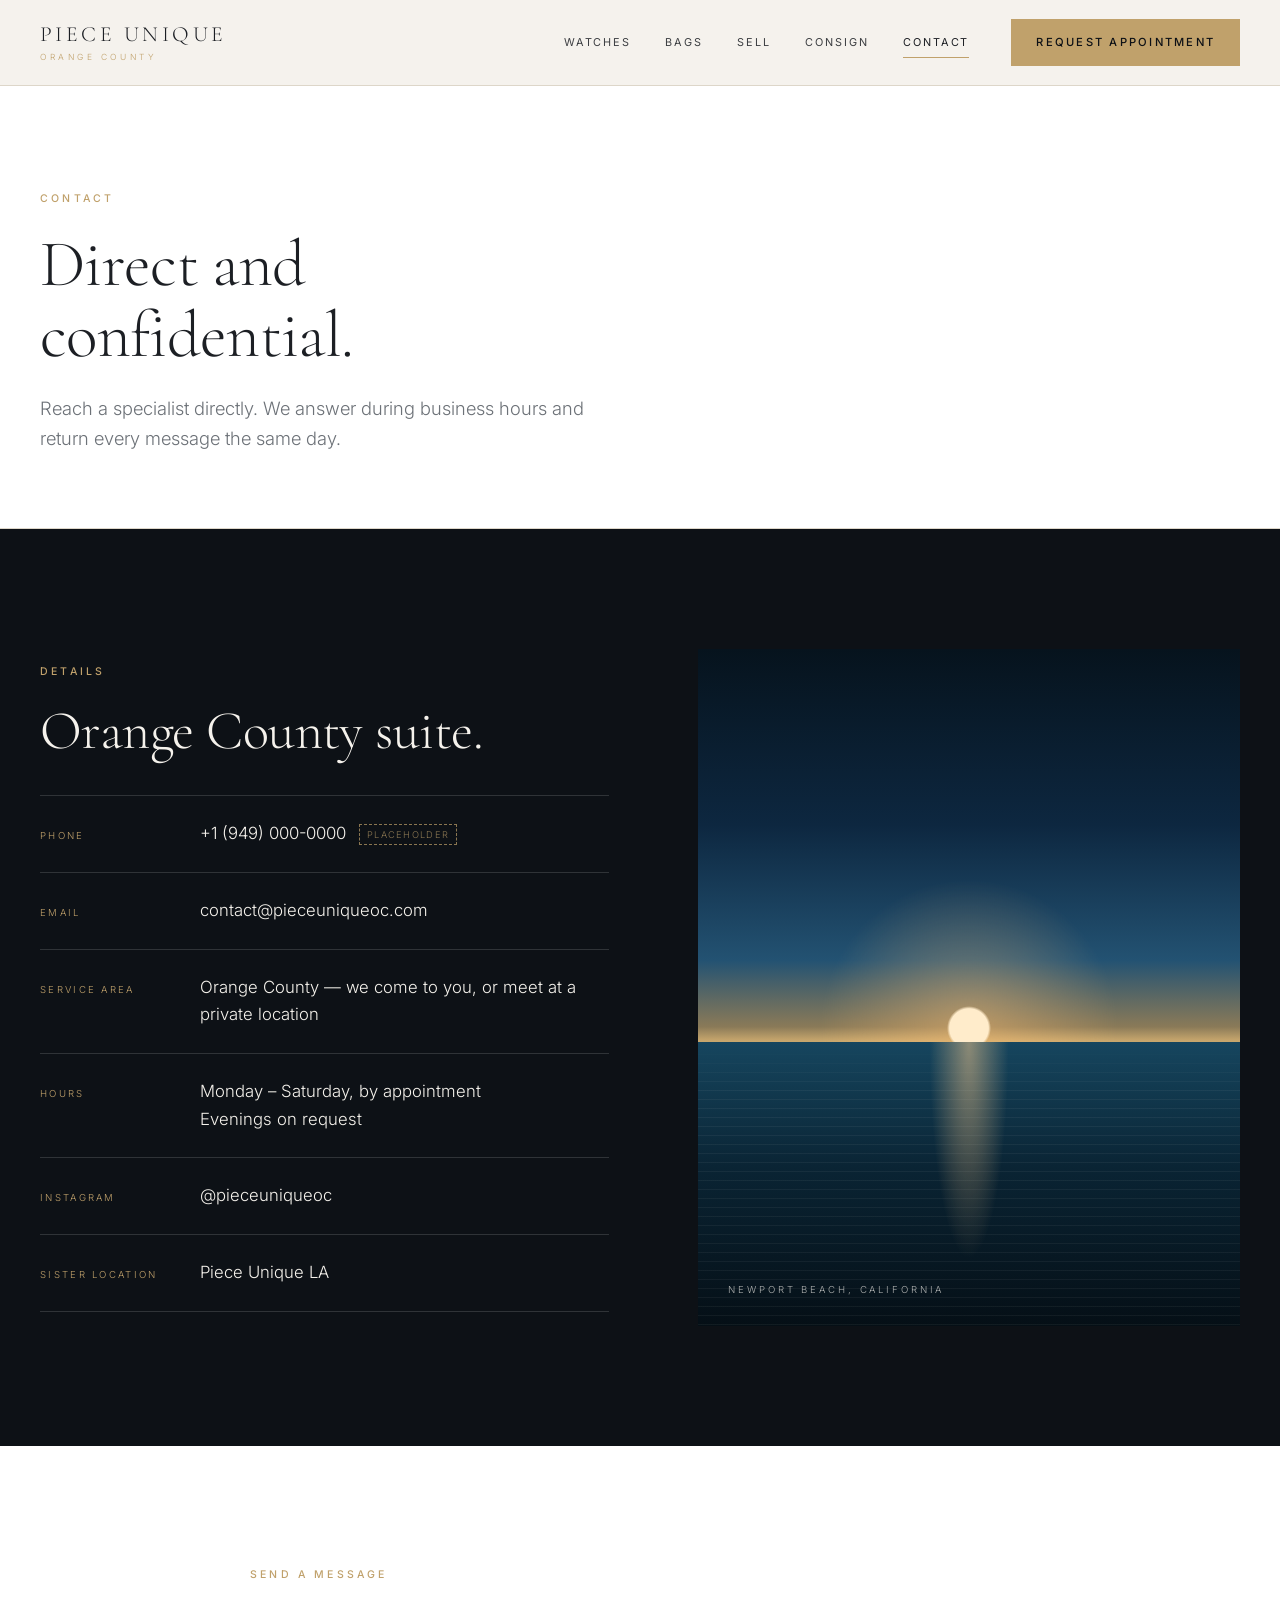
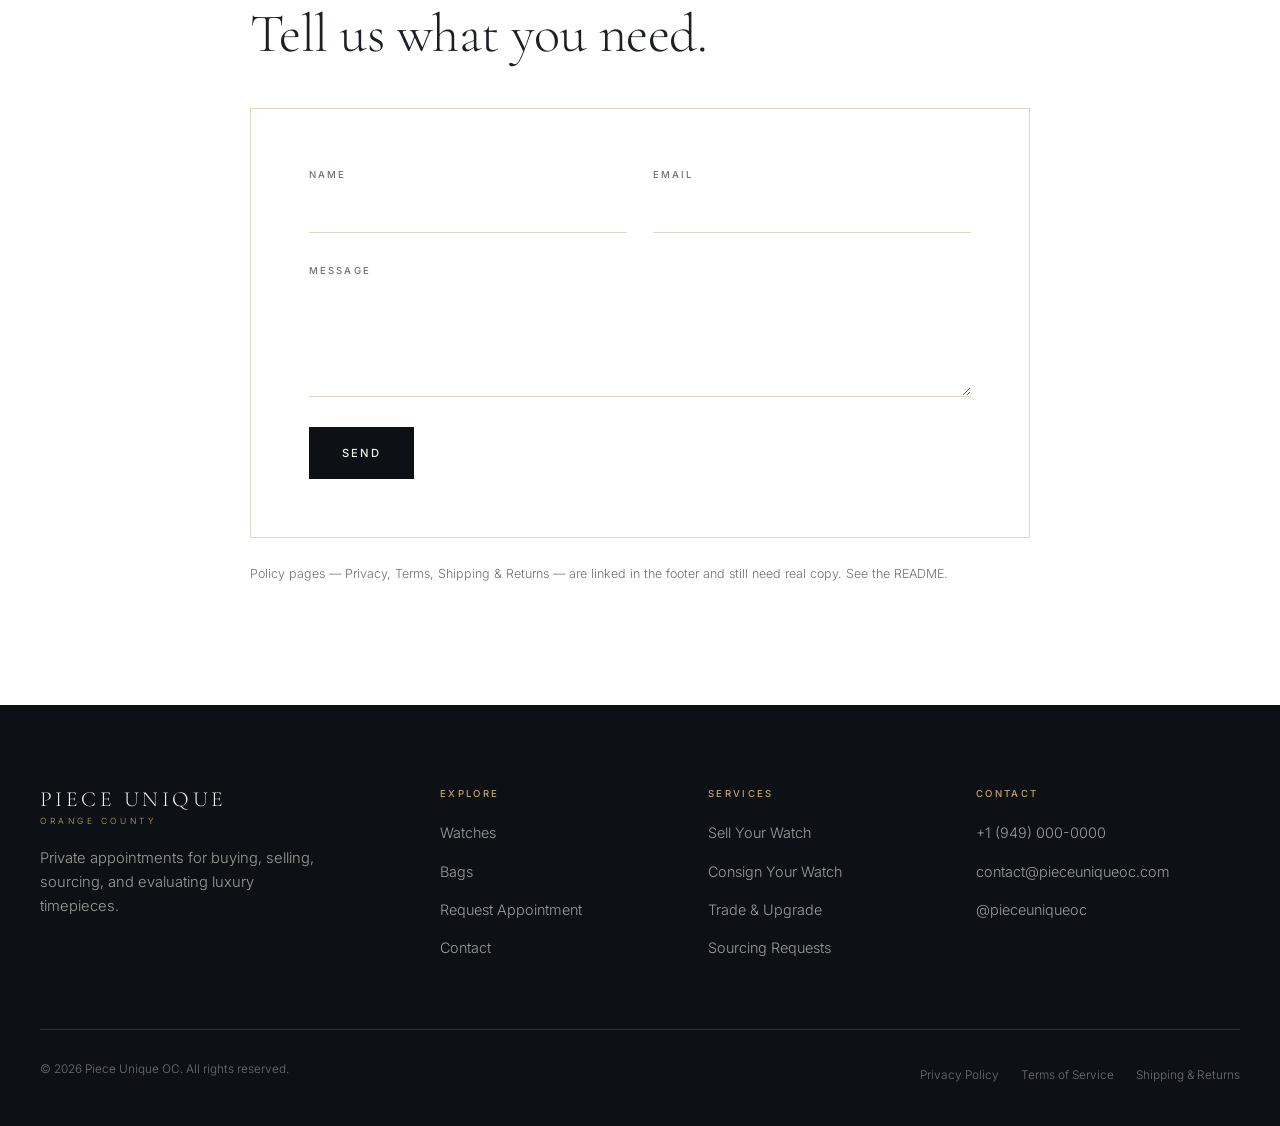
<file: contact.html>
<!DOCTYPE html>
<html lang="en">
<head>
<meta charset="utf-8">
<meta name="viewport" content="width=device-width, initial-scale=1">
<title>Contact | Piece Unique OC</title>
<meta name="description" content="Reach Piece Unique OC in Newport Beach — phone, email, Instagram and private appointment details.">
<link rel="canonical" href="https://www.pieceuniqueoc.com/contact.html">
<meta property="og:title" content="Contact | Piece Unique OC">
<meta property="og:description" content="Reach Piece Unique OC in Newport Beach — phone, email, Instagram and private appointment details.">
<meta property="og:type" content="website">
<meta property="og:url" content="https://www.pieceuniqueoc.com/contact.html">
<link rel="icon" href="assets/img/favicon.svg" type="image/svg+xml">
<link rel="preconnect" href="https://fonts.googleapis.com">
<link rel="preconnect" href="https://fonts.gstatic.com" crossorigin>
<link href="https://fonts.googleapis.com/css2?family=Cormorant+Garamond:ital,wght@0,300;0,400;1,300&family=Inter:wght@300;400;500&display=swap" rel="stylesheet">
<link rel="stylesheet" href="assets/css/site.css">
</head>
<body class="has-light-header">

<header class="site-header" id="siteHeader">
  <div class="wrap site-header__inner">
    <a class="brand" href="index.html">
      <span class="brand__name">Piece Unique</span>
      <span class="brand__loc">Orange County</span>
    </a>
    <nav class="nav" id="nav" aria-label="Primary">
      <a class="nav__link" href="watches.html">Watches</a>
      <a class="nav__link" href="bags.html">Bags</a>
      <a class="nav__link" href="sell.html">Sell</a>
      <a class="nav__link" href="consign.html">Consign</a>
      <a class="nav__link" href="contact.html" aria-current="page">Contact</a>
      <a class="btn btn--gold nav__cta" href="appointment.html">Request Appointment</a>
    </nav>
    <button class="nav-toggle" id="navToggle" aria-expanded="false" aria-controls="nav" aria-label="Toggle menu">
      <span></span><span></span>
    </button>
  </div>
</header>

<main>
<section class="page-hero">
    <div class="wrap">
      <span class="eyebrow">Contact</span>
      <h1>Direct and confidential.</h1>
      <p class="lede">
        Reach a specialist directly. We answer during business hours and return
        every message the same day.
      </p>
    </div>
  </section>

  <section class="section section--ink">
    <div class="wrap split">
      <div class="reveal">
        <span class="eyebrow">Details</span>
        <h2>Orange County suite.</h2>
        <ul class="contact-list" style="margin-top:34px">
          <li><span class="k">Phone</span><span class="v"><a href="tel:+19490000000" data-site="phone">+1 (949) 000-0000</a> <span class="placeholder-flag" data-site-flag="phone">Placeholder</span></span></li>
          <li><span class="k">Email</span><span class="v"><a href="mailto:info@pieceuniqueoc.com" data-site="email">info@pieceuniqueoc.com</a></span></li>
          <li><span class="k">Service Area</span><span class="v">Orange County — we come to you, or meet at a private location</span></li>
          <li><span class="k">Hours</span><span class="v">Monday – Saturday, by appointment<br>Evenings on request</span></li>
          <li><span class="k">Instagram</span><span class="v"><a href="https://www.instagram.com/" target="_blank" rel="noopener" data-site="instagram">@pieceuniqueoc</a></span></li>
          <li><span class="k">Sister Location</span><span class="v"><a href="https://www.pieceuniquela.com" target="_blank" rel="noopener">Piece Unique LA</a></span></li>
        </ul>
      </div>
      <div class="reveal">
        <div class="coast">
          <span class="coast__label">Newport Beach, California</span>
        </div>
      </div>
    </div>
  </section>

  <section class="section section--paper">
    <div class="wrap wrap--narrow">
      <div class="reveal" style="margin-bottom:44px">
        <span class="eyebrow">Send a Message</span>
        <h2>Tell us what you need.</h2>
      </div>
      <div class="form-shell reveal">
        <form data-form name="general-inquiry" action="/thanks.html" method="POST" data-netlify="true" netlify-honeypot="bot-field">
          <p hidden aria-hidden="true">
            <label>Leave this field empty: <input name="bot-field"></label>
          </p>
          <input type="hidden" name="_subject" value="General inquiry — pieceuniqueoc.com">
          <div class="form-grid">
            <div class="field">
              <label for="ct-name">Name</label>
              <input id="ct-name" name="name" type="text" autocomplete="name" required>
            </div>
            <div class="field">
              <label for="ct-email">Email</label>
              <input id="ct-email" name="email" type="email" autocomplete="email" required>
            </div>
            <div class="field field--full">
              <label for="ct-msg">Message</label>
              <textarea id="ct-msg" name="message" required></textarea>
            </div>
            <div class="field field--full">
              <button class="btn btn--solid" type="submit" style="align-self:flex-start">Send</button>
            </div>
          </div>
        </form>
      </div>
      <p class="form-note">
        Policy pages — Privacy, Terms, Shipping &amp; Returns — are linked in the footer
        and still need real copy. See the README.
      </p>
    </div>
  </section>
</main>

<footer class="site-footer">
  <div class="wrap">
    <div class="footer-top">
      <div class="footer-brand">
        <span class="brand">
          <span class="brand__name">Piece Unique</span>
          <span class="brand__loc">Orange County</span>
        </span>
        <p>Private appointments for buying, selling, sourcing, and evaluating luxury timepieces.</p>
      </div>
      <div class="footer-col">
        <h4>Explore</h4>
        <ul>
          <li><a href="watches.html">Watches</a></li>
          <li><a href="bags.html">Bags</a></li>
          <li><a href="appointment.html">Request Appointment</a></li>
          <li><a href="contact.html">Contact</a></li>
        </ul>
      </div>
      <div class="footer-col">
        <h4>Services</h4>
        <ul>
          <li><a href="sell.html">Sell Your Watch</a></li>
          <li><a href="consign.html">Consign Your Watch</a></li>
          <li><a href="appointment.html">Trade &amp; Upgrade</a></li>
          <li><a href="appointment.html">Sourcing Requests</a></li>
        </ul>
      </div>
      <div class="footer-col">
        <h4>Contact</h4>
        <ul>
          <li><a href="tel:+19490000000" data-site="phone">+1 (949) 000-0000</a></li>
          <li><a href="mailto:info@pieceuniqueoc.com" data-site="email">info@pieceuniqueoc.com</a></li>
          <li><a href="https://www.instagram.com/" target="_blank" rel="noopener" data-site="instagram">@pieceuniqueoc</a></li>
        </ul>
      </div>
    </div>
    <div class="footer-bottom">
      <p>&copy; <span data-year></span> Piece Unique OC. All rights reserved.</p>
      <nav aria-label="Legal">
        <a href="contact.html">Privacy Policy</a>
        <a href="contact.html">Terms of Service</a>
        <a href="contact.html">Shipping &amp; Returns</a>
      </nav>
    </div>
  </div>
</footer>

<script src="assets/js/site.js"></script>

</body>
</html>
</file>
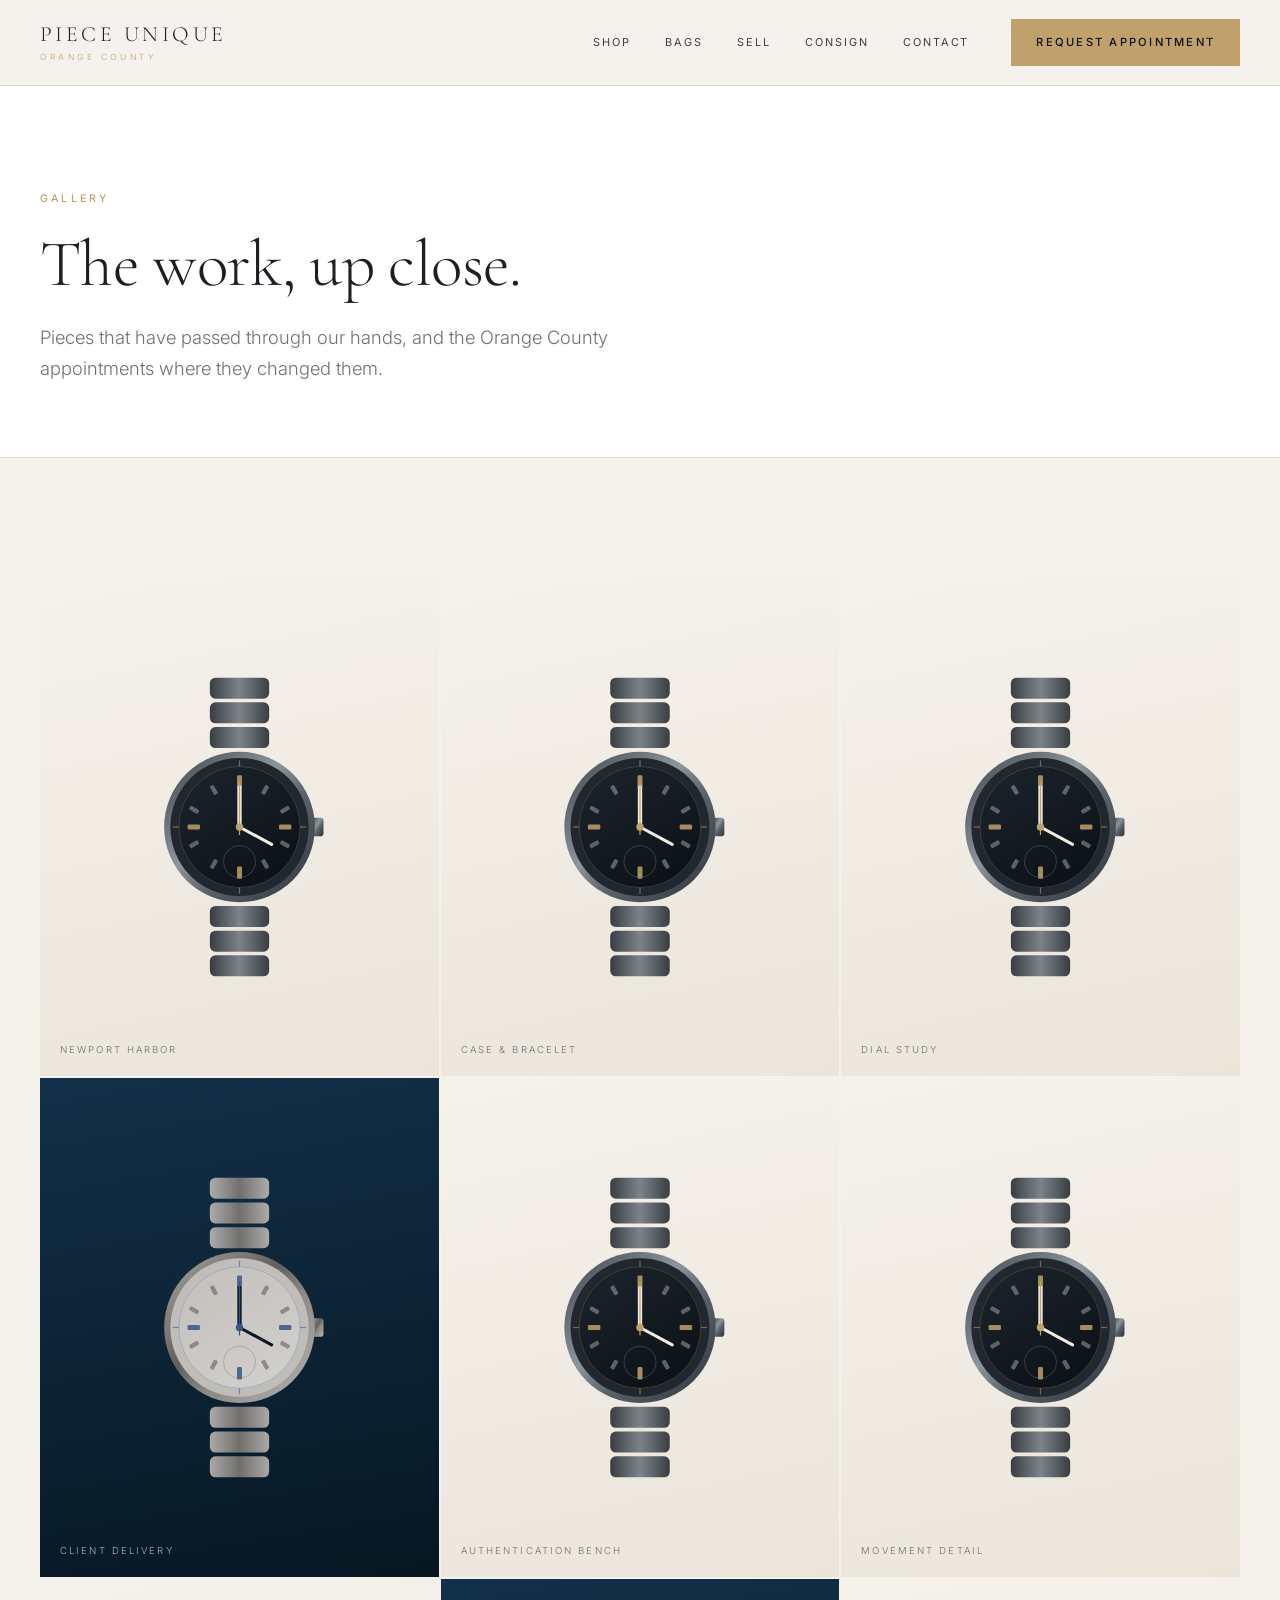
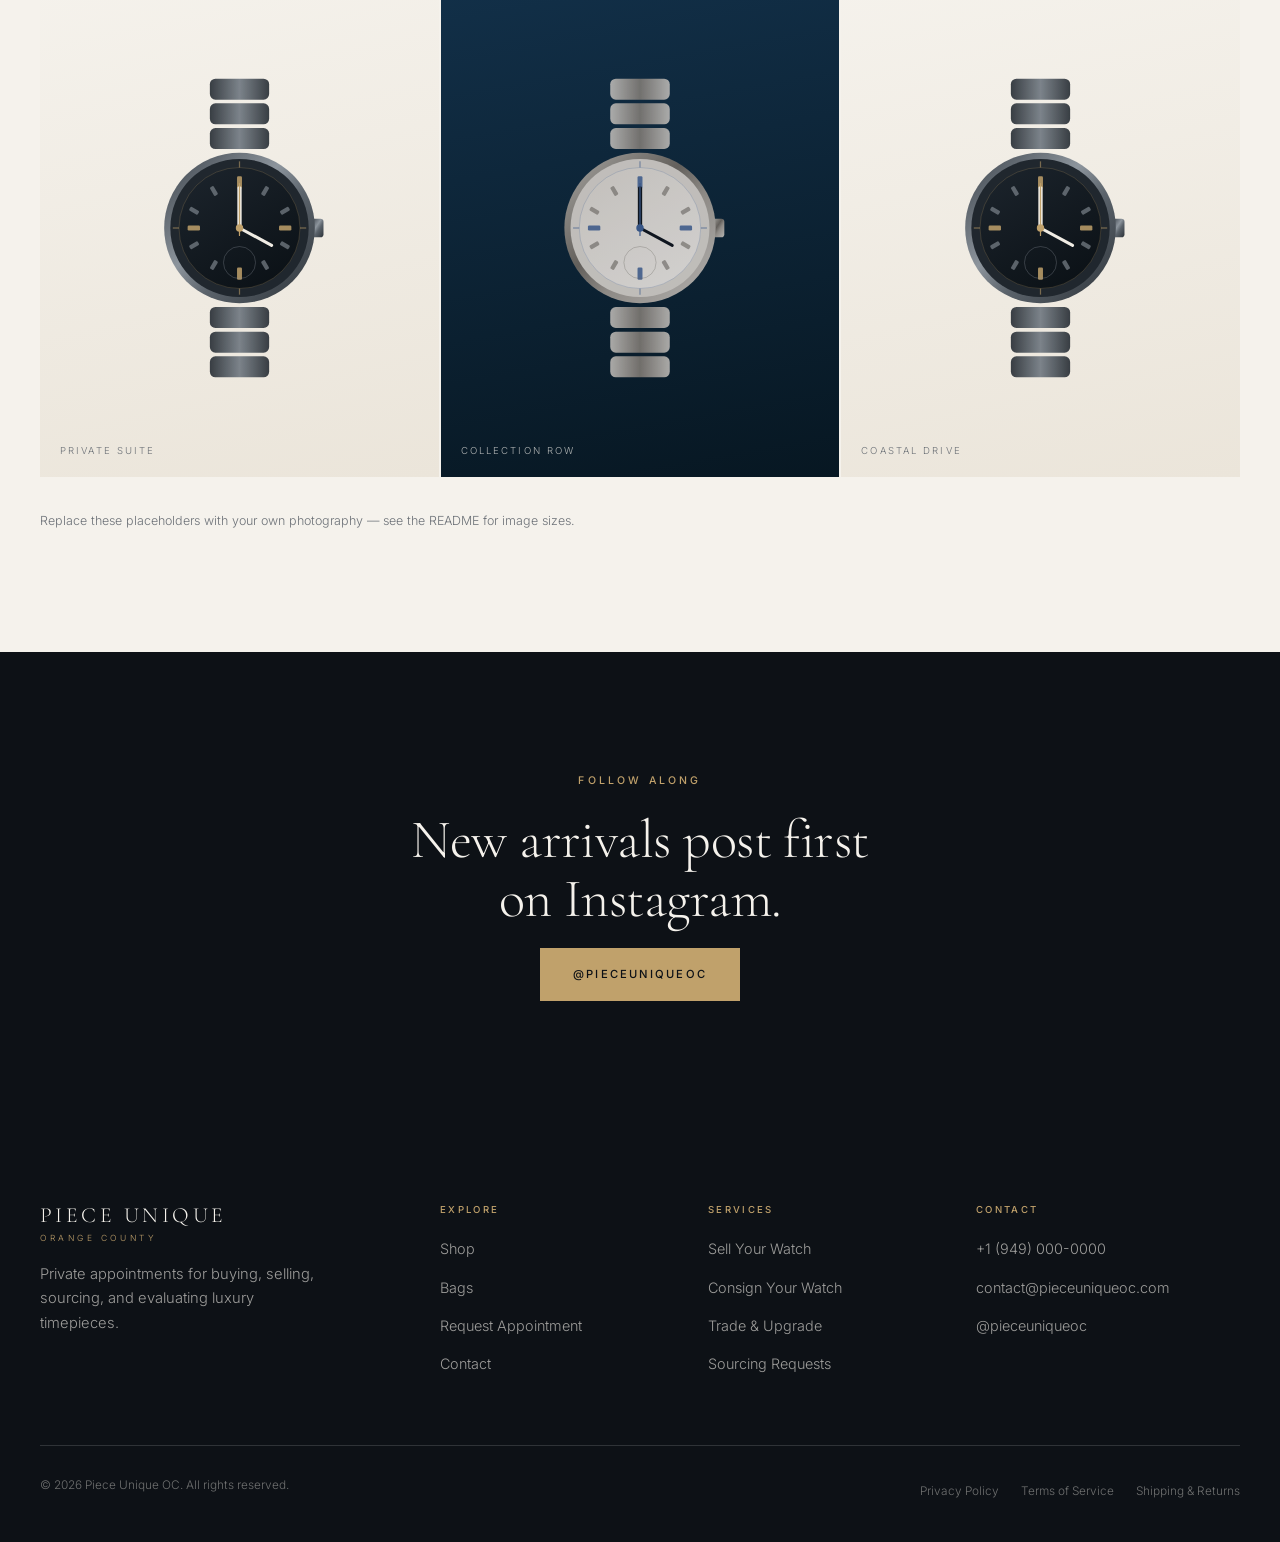
<file: gallery.html>
<!DOCTYPE html>
<html lang="en">
<head>
<meta charset="utf-8">
<meta name="viewport" content="width=device-width, initial-scale=1">
<title>Gallery | Piece Unique OC</title>
<meta name="description" content="A look at the timepieces, the clients and the private suite behind Piece Unique in Orange County.">
<link rel="canonical" href="https://www.pieceuniqueoc.com/gallery.html">
<meta property="og:title" content="Gallery | Piece Unique OC">
<meta property="og:description" content="A look at the timepieces, the clients and the private suite behind Piece Unique in Orange County.">
<meta property="og:type" content="website">
<meta property="og:url" content="https://www.pieceuniqueoc.com/gallery.html">
<link rel="icon" href="assets/img/favicon.svg" type="image/svg+xml">
<link rel="preconnect" href="https://fonts.googleapis.com">
<link rel="preconnect" href="https://fonts.gstatic.com" crossorigin>
<link href="https://fonts.googleapis.com/css2?family=Cormorant+Garamond:ital,wght@0,300;0,400;1,300&family=Inter:wght@300;400;500&display=swap" rel="stylesheet">
<link rel="stylesheet" href="assets/css/site.css">
</head>
<body class="has-light-header">

<header class="site-header" id="siteHeader">
  <div class="wrap site-header__inner">
    <a class="brand" href="index.html">
      <span class="brand__name">Piece Unique</span>
      <span class="brand__loc">Orange County</span>
    </a>
    <nav class="nav" id="nav" aria-label="Primary">
      <a class="nav__link" href="shop.html">Shop</a>
      <a class="nav__link" href="bags.html">Bags</a>
      <a class="nav__link" href="sell.html">Sell</a>
      <a class="nav__link" href="consign.html">Consign</a>
      <a class="nav__link" href="contact.html">Contact</a>
      <a class="btn btn--gold nav__cta" href="appointment.html">Request Appointment</a>
    </nav>
    <button class="nav-toggle" id="navToggle" aria-expanded="false" aria-controls="nav" aria-label="Toggle menu">
      <span></span><span></span>
    </button>
  </div>
</header>

<main>
<section class="page-hero">
    <div class="wrap">
      <span class="eyebrow">Gallery</span>
      <h1>The work, up close.</h1>
      <p class="lede">
        Pieces that have passed through our hands, and the Orange County
        appointments where they changed them.
      </p>
    </div>
  </section>

  <section class="section">
    <div class="wrap">
      <div class="gallery reveal">
      <figure>
        <img src="assets/img/watch-placeholder.svg" alt="Newport Harbor" loading="lazy">
        <figcaption>Newport Harbor</figcaption>
      </figure>
      <figure>
        <img src="assets/img/watch-placeholder.svg" alt="Case &amp; Bracelet" loading="lazy">
        <figcaption>Case &amp; Bracelet</figcaption>
      </figure>
      <figure>
        <img src="assets/img/watch-placeholder.svg" alt="Dial Study" loading="lazy">
        <figcaption>Dial Study</figcaption>
      </figure>
      <figure>
        <img src="assets/img/watch-placeholder.svg" alt="Client Delivery" loading="lazy">
        <figcaption>Client Delivery</figcaption>
      </figure>
      <figure>
        <img src="assets/img/watch-placeholder.svg" alt="Authentication Bench" loading="lazy">
        <figcaption>Authentication Bench</figcaption>
      </figure>
      <figure>
        <img src="assets/img/watch-placeholder.svg" alt="Movement Detail" loading="lazy">
        <figcaption>Movement Detail</figcaption>
      </figure>
      <figure>
        <img src="assets/img/watch-placeholder.svg" alt="Private Suite" loading="lazy">
        <figcaption>Private Suite</figcaption>
      </figure>
      <figure>
        <img src="assets/img/watch-placeholder.svg" alt="Collection Row" loading="lazy">
        <figcaption>Collection Row</figcaption>
      </figure>
      <figure>
        <img src="assets/img/watch-placeholder.svg" alt="Coastal Drive" loading="lazy">
        <figcaption>Coastal Drive</figcaption>
      </figure>
      </div>
      <p class="form-note" style="margin-top:34px">
        Replace these placeholders with your own photography — see the README for
        image sizes.
      </p>
    </div>
  </section>

  <section class="section section--ink cta-band">
    <div class="wrap wrap--narrow reveal">
      <span class="eyebrow">Follow Along</span>
      <h2>New arrivals post first on Instagram.</h2>
      <div class="btn-row">
        <a class="btn btn--gold" href="https://www.instagram.com/" target="_blank" rel="noopener" data-site="instagram">@pieceuniqueoc</a>
      </div>
    </div>
  </section>
</main>

<footer class="site-footer">
  <div class="wrap">
    <div class="footer-top">
      <div class="footer-brand">
        <span class="brand">
          <span class="brand__name">Piece Unique</span>
          <span class="brand__loc">Orange County</span>
        </span>
        <p>Private appointments for buying, selling, sourcing, and evaluating luxury timepieces.</p>
      </div>
      <div class="footer-col">
        <h4>Explore</h4>
        <ul>
          <li><a href="shop.html">Shop</a></li>
          <li><a href="bags.html">Bags</a></li>
          <li><a href="appointment.html">Request Appointment</a></li>
          <li><a href="contact.html">Contact</a></li>
        </ul>
      </div>
      <div class="footer-col">
        <h4>Services</h4>
        <ul>
          <li><a href="sell.html">Sell Your Watch</a></li>
          <li><a href="consign.html">Consign Your Watch</a></li>
          <li><a href="appointment.html">Trade &amp; Upgrade</a></li>
          <li><a href="appointment.html">Sourcing Requests</a></li>
        </ul>
      </div>
      <div class="footer-col">
        <h4>Contact</h4>
        <ul>
          <li><a href="tel:+19490000000" data-site="phone">+1 (949) 000-0000</a></li>
          <li><a href="mailto:info@pieceuniqueoc.com" data-site="email">info@pieceuniqueoc.com</a></li>
          <li><a href="https://www.instagram.com/" target="_blank" rel="noopener" data-site="instagram">@pieceuniqueoc</a></li>
        </ul>
      </div>
    </div>
    <div class="footer-bottom">
      <p>&copy; <span data-year></span> Piece Unique OC. All rights reserved.</p>
      <nav aria-label="Legal">
        <a href="contact.html">Privacy Policy</a>
        <a href="contact.html">Terms of Service</a>
        <a href="contact.html">Shipping &amp; Returns</a>
      </nav>
    </div>
  </div>
</footer>

<script src="assets/js/site.js"></script>

</body>
</html>
</file>
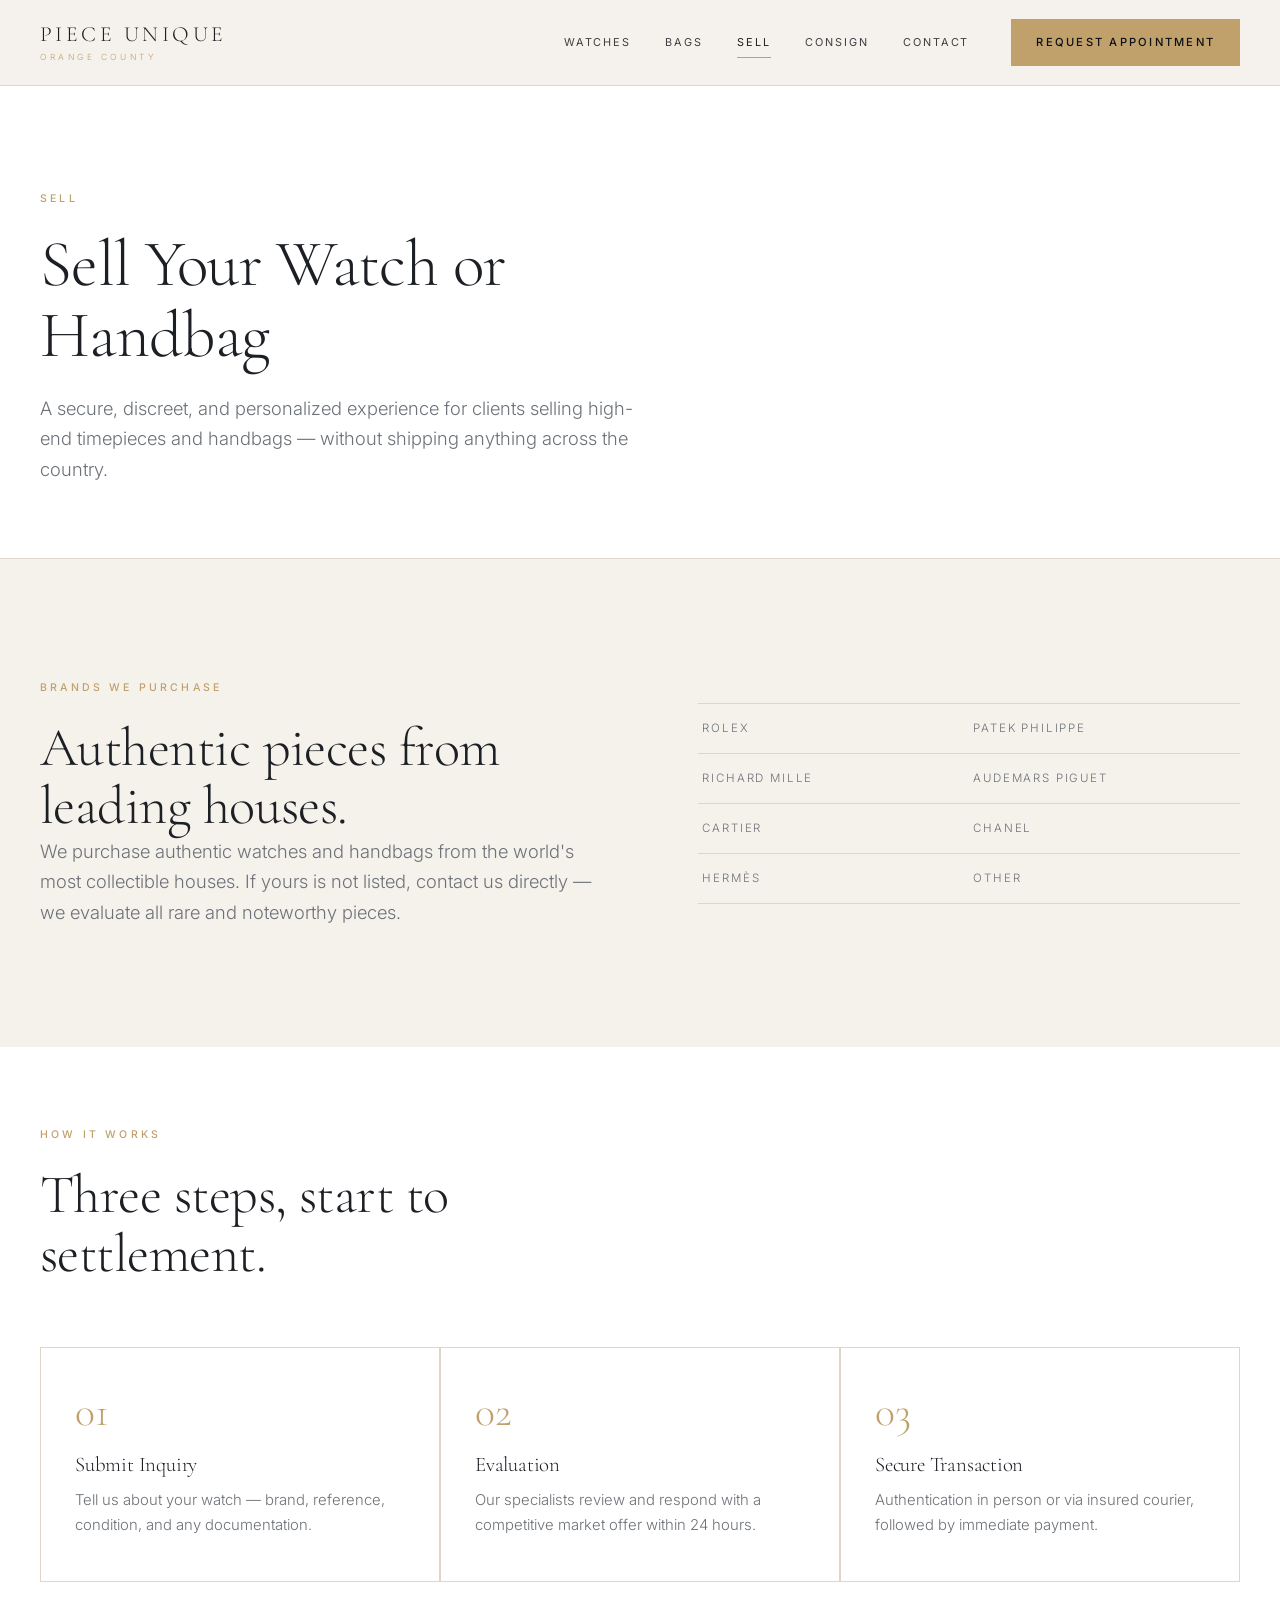
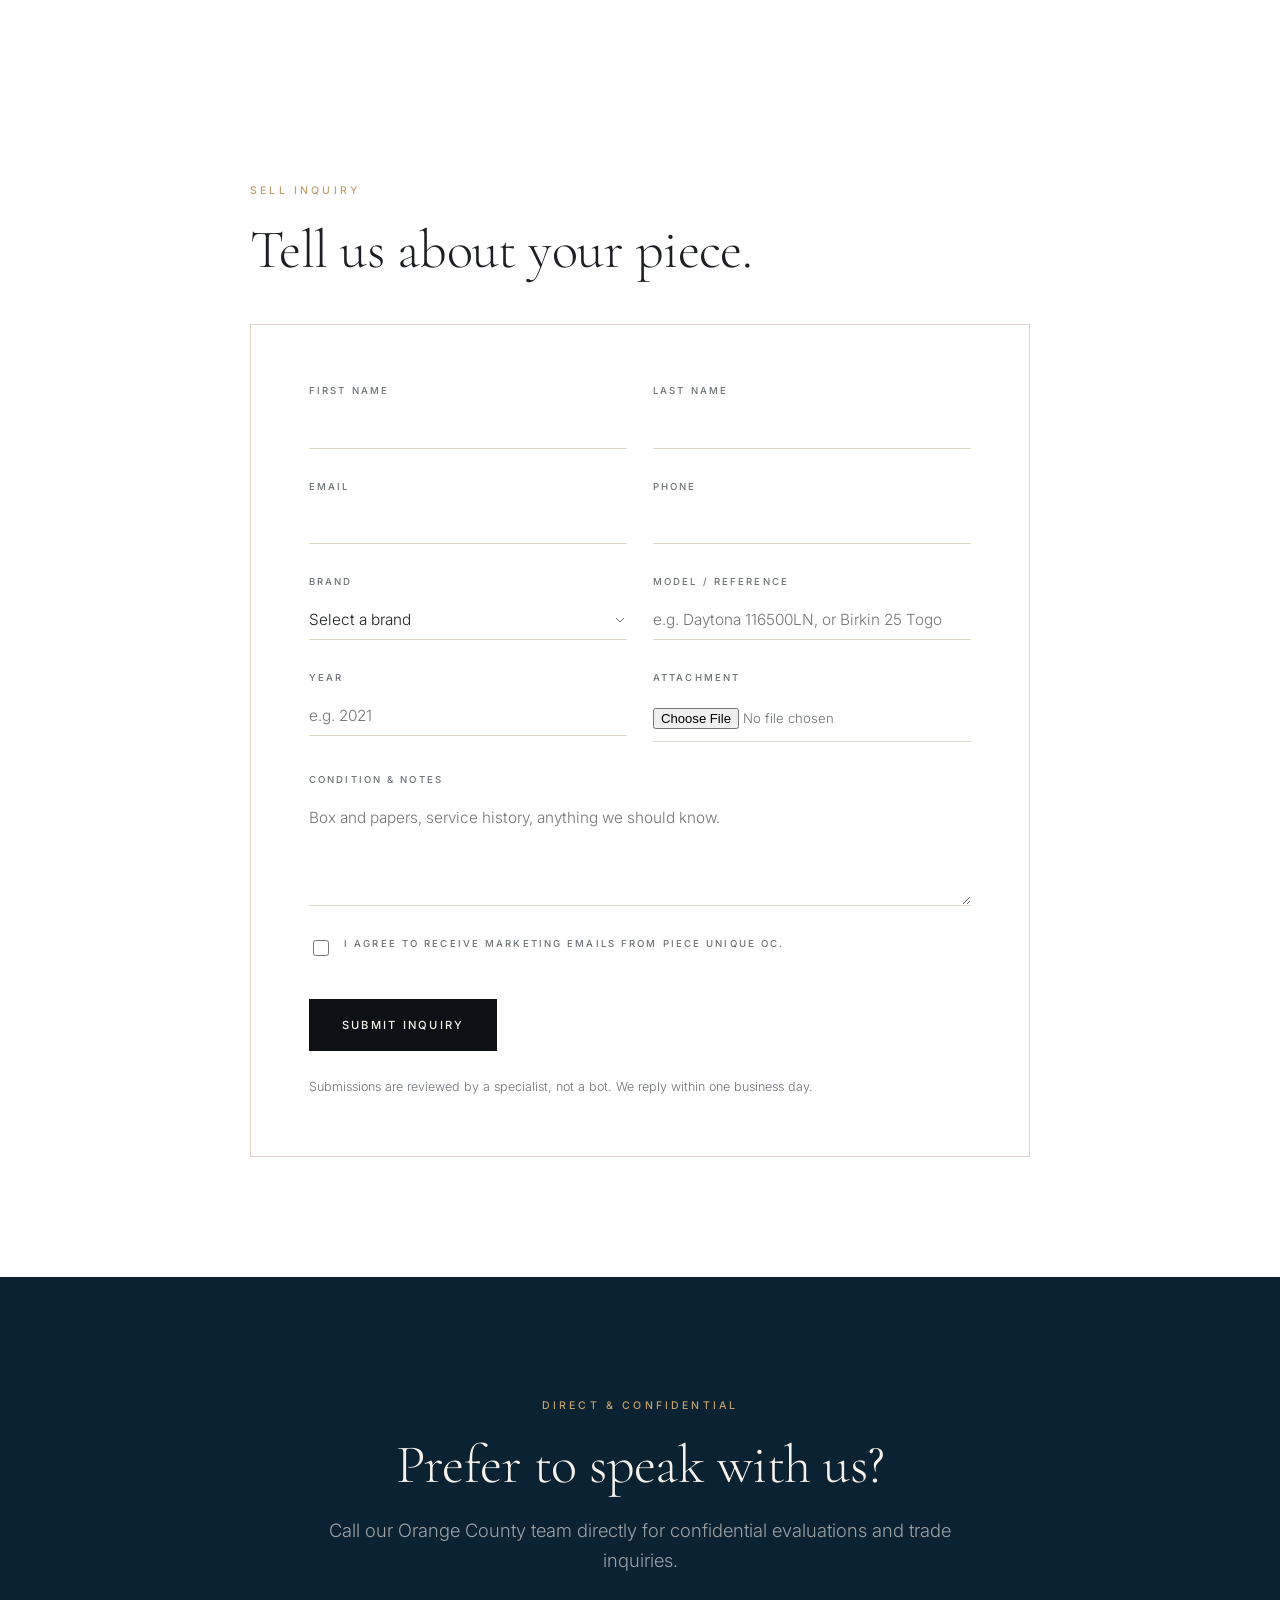
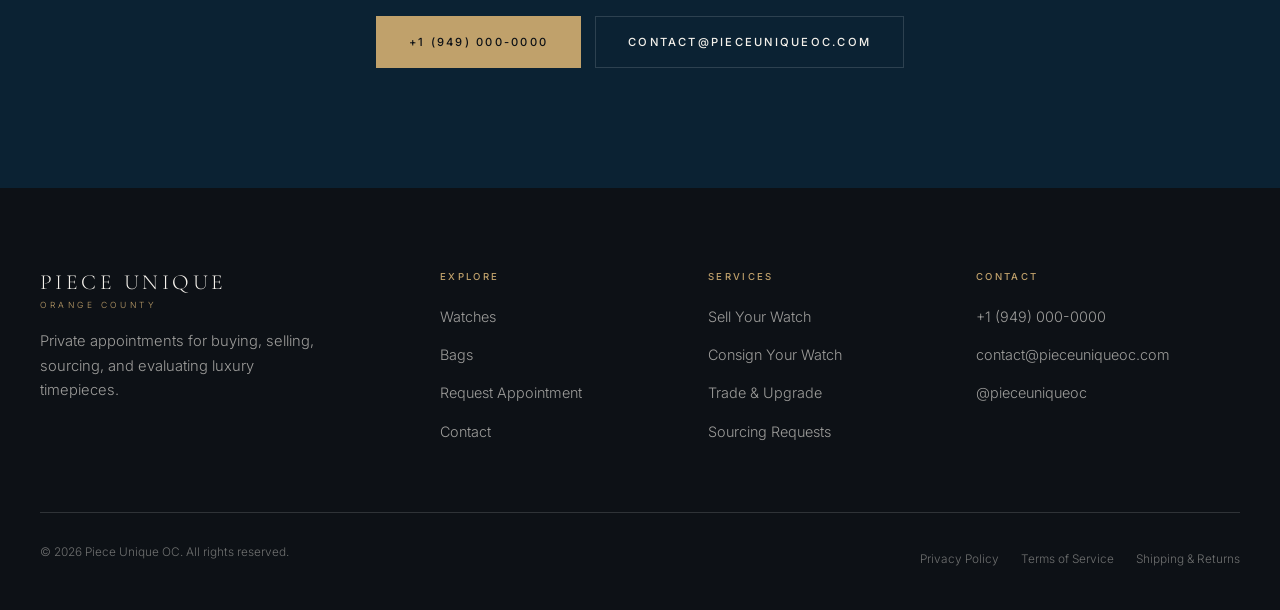
<file: sell.html>
<!DOCTYPE html>
<html lang="en">
<head>
<meta charset="utf-8">
<meta name="viewport" content="width=device-width, initial-scale=1">
<title>Sell Your Watch or Handbag in Orange County | Piece Unique OC</title>
<meta name="description" content="Sell your Rolex, Patek Philippe, Chanel or Hermès in Orange County. Competitive offers within 24 hours, secure authentication, immediate payment.">
<link rel="canonical" href="https://www.pieceuniqueoc.com/sell.html">
<meta property="og:title" content="Sell Your Watch or Handbag in Orange County | Piece Unique OC">
<meta property="og:description" content="Sell your Rolex, Patek Philippe, Chanel or Hermès in Orange County. Competitive offers within 24 hours, secure authentication, immediate payment.">
<meta property="og:type" content="website">
<meta property="og:url" content="https://www.pieceuniqueoc.com/sell.html">
<link rel="icon" href="assets/img/favicon.svg" type="image/svg+xml">
<link rel="preconnect" href="https://fonts.googleapis.com">
<link rel="preconnect" href="https://fonts.gstatic.com" crossorigin>
<link href="https://fonts.googleapis.com/css2?family=Cormorant+Garamond:ital,wght@0,300;0,400;1,300&family=Inter:wght@300;400;500&display=swap" rel="stylesheet">
<link rel="stylesheet" href="assets/css/site.css">
</head>
<body class="has-light-header">

<header class="site-header" id="siteHeader">
  <div class="wrap site-header__inner">
    <a class="brand" href="index.html">
      <span class="brand__name">Piece Unique</span>
      <span class="brand__loc">Orange County</span>
    </a>
    <nav class="nav" id="nav" aria-label="Primary">
      <a class="nav__link" href="watches.html">Watches</a>
      <a class="nav__link" href="bags.html">Bags</a>
      <a class="nav__link" href="sell.html" aria-current="page">Sell</a>
      <a class="nav__link" href="consign.html">Consign</a>
      <a class="nav__link" href="contact.html">Contact</a>
      <a class="btn btn--gold nav__cta" href="appointment.html">Request Appointment</a>
    </nav>
    <button class="nav-toggle" id="navToggle" aria-expanded="false" aria-controls="nav" aria-label="Toggle menu">
      <span></span><span></span>
    </button>
  </div>
</header>

<main>
<section class="page-hero">
    <div class="wrap">
      <span class="eyebrow">Sell</span>
      <h1>Sell Your Watch or Handbag</h1>
      <p class="lede">
        A secure, discreet, and personalized experience for clients selling high-end
        timepieces and handbags — without shipping anything across the country.
      </p>
    </div>
  </section>

  <section class="section">
    <div class="wrap">

      <div class="split">
        <div class="reveal">
          <span class="eyebrow">Brands We Purchase</span>
          <h2>Authentic pieces from leading houses.</h2>
          <p class="lede">We purchase authentic watches and handbags from the world's most collectible houses. If yours is not listed, contact us directly — we evaluate all rare and noteworthy pieces.</p>
        </div>
        <div class="reveal">
          <ul class="areas" style="margin-top:0">
          <li>Rolex</li>
          <li>Patek Philippe</li>
          <li>Richard Mille</li>
          <li>Audemars Piguet</li>
          <li>Cartier</li>
          <li>Chanel</li>
          <li>Hermès</li>
          <li>Other</li>
          </ul>
        </div>
      </div>
    </div>
  </section>

  <section class="section section--paper section--tight">
    <div class="wrap">
      <div class="section-head reveal">
        <div>
          <span class="eyebrow">How It Works</span>
          <h2>Three steps, start to settlement.</h2>
        </div>
      </div>

      <div class="steps">
        <div class="step reveal">
          <div class="step__n">01</div>
          <h3>Submit Inquiry</h3>
          <p>Tell us about your watch — brand, reference, condition, and any documentation.</p>
        </div>
        <div class="step reveal">
          <div class="step__n">02</div>
          <h3>Evaluation</h3>
          <p>Our specialists review and respond with a competitive market offer within 24 hours.</p>
        </div>
        <div class="step reveal">
          <div class="step__n">03</div>
          <h3>Secure Transaction</h3>
          <p>Authentication in person or via insured courier, followed by immediate payment.</p>
        </div>
      </div>
    </div>
  </section>


  <section class="section section--paper">
    <div class="wrap wrap--narrow">
      <div class="reveal" style="margin-bottom:44px">
        <span class="eyebrow">Sell Inquiry</span>
        <h2>Tell us about your piece.</h2>
      </div>
      <div class="form-shell reveal">
        <form data-form name="sell-inquiry" action="/thanks.html" method="POST" data-netlify="true" netlify-honeypot="bot-field" enctype="multipart/form-data">
          <p hidden aria-hidden="true">
            <label>Leave this field empty: <input name="bot-field"></label>
          </p>
          <input type="hidden" name="_subject" value="Sell inquiry — pieceuniqueoc.com">
          <div class="form-grid">
            <div class="field">
              <label for="sell-first">First Name</label>
              <input id="sell-first" name="first_name" type="text" autocomplete="given-name" required>
            </div>
            <div class="field">
              <label for="sell-last">Last Name</label>
              <input id="sell-last" name="last_name" type="text" autocomplete="family-name" required>
            </div>
            <div class="field">
              <label for="sell-email">Email</label>
              <input id="sell-email" name="email" type="email" autocomplete="email" required>
            </div>
            <div class="field">
              <label for="sell-phone">Phone</label>
              <input id="sell-phone" name="phone" type="tel" autocomplete="tel">
            </div>
            <div class="field">
              <label for="sell-brand">Brand</label>
              <select id="sell-brand" name="brand" required>
                <option value="" selected disabled>Select a brand</option>
            <option>Rolex</option>
            <option>Patek Philippe</option>
            <option>Richard Mille</option>
            <option>Audemars Piguet</option>
            <option>Cartier</option>
            <option>Chanel</option>
            <option>Hermès</option>
            <option>Other</option>
              </select>
            </div>
            <div class="field">
              <label for="sell-model">Model / Reference</label>
              <input id="sell-model" name="model" type="text" placeholder="e.g. Daytona 116500LN, or Birkin 25 Togo">
            </div>
            <div class="field">
              <label for="sell-year">Year</label>
              <input id="sell-year" name="year" type="text" inputmode="numeric" placeholder="e.g. 2021">
            </div>
            <div class="field">
              <label for="sell-file">Attachment</label>
              <input id="sell-file" name="attachment" type="file" accept="image/*,.pdf">
            </div>
            <div class="field field--full">
              <label for="sell-notes">Condition &amp; Notes</label>
              <textarea id="sell-notes" name="notes" placeholder="Box and papers, service history, anything we should know."></textarea>
            </div>
            <div class="field field--full">
              <label class="check">
                <input type="checkbox" name="marketing" value="yes">
                <span>I agree to receive marketing emails from Piece Unique OC.</span>
              </label>
            </div>
            <div class="field field--full">
              <button class="btn btn--solid" type="submit" style="align-self:flex-start">Submit Inquiry</button>
            </div>
          </div>
        </form>
        <p class="form-note">Submissions are reviewed by a specialist, not a bot. We reply within one business day.</p>
      </div>
    </div>
  </section>

  <section class="section section--dark cta-band">
    <div class="wrap wrap--narrow reveal">
      <span class="eyebrow">Direct &amp; Confidential</span>
      <h2>Prefer to speak with us?</h2>
      <p class="lede">Call our Orange County team directly for confidential evaluations and trade inquiries.</p>
      <div class="btn-row">
        <a class="btn btn--gold" href="tel:+19490000000" data-site="phone">+1 (949) 000-0000</a>
        <a class="btn btn--ghost-light" href="mailto:info@pieceuniqueoc.com" data-site="email">info@pieceuniqueoc.com</a>
      </div>
    </div>
  </section>
</main>

<footer class="site-footer">
  <div class="wrap">
    <div class="footer-top">
      <div class="footer-brand">
        <span class="brand">
          <span class="brand__name">Piece Unique</span>
          <span class="brand__loc">Orange County</span>
        </span>
        <p>Private appointments for buying, selling, sourcing, and evaluating luxury timepieces.</p>
      </div>
      <div class="footer-col">
        <h4>Explore</h4>
        <ul>
          <li><a href="watches.html">Watches</a></li>
          <li><a href="bags.html">Bags</a></li>
          <li><a href="appointment.html">Request Appointment</a></li>
          <li><a href="contact.html">Contact</a></li>
        </ul>
      </div>
      <div class="footer-col">
        <h4>Services</h4>
        <ul>
          <li><a href="sell.html">Sell Your Watch</a></li>
          <li><a href="consign.html">Consign Your Watch</a></li>
          <li><a href="appointment.html">Trade &amp; Upgrade</a></li>
          <li><a href="appointment.html">Sourcing Requests</a></li>
        </ul>
      </div>
      <div class="footer-col">
        <h4>Contact</h4>
        <ul>
          <li><a href="tel:+19490000000" data-site="phone">+1 (949) 000-0000</a></li>
          <li><a href="mailto:info@pieceuniqueoc.com" data-site="email">info@pieceuniqueoc.com</a></li>
          <li><a href="https://www.instagram.com/" target="_blank" rel="noopener" data-site="instagram">@pieceuniqueoc</a></li>
        </ul>
      </div>
    </div>
    <div class="footer-bottom">
      <p>&copy; <span data-year></span> Piece Unique OC. All rights reserved.</p>
      <nav aria-label="Legal">
        <a href="contact.html">Privacy Policy</a>
        <a href="contact.html">Terms of Service</a>
        <a href="contact.html">Shipping &amp; Returns</a>
      </nav>
    </div>
  </div>
</footer>

<script src="assets/js/site.js"></script>

</body>
</html>
</file>
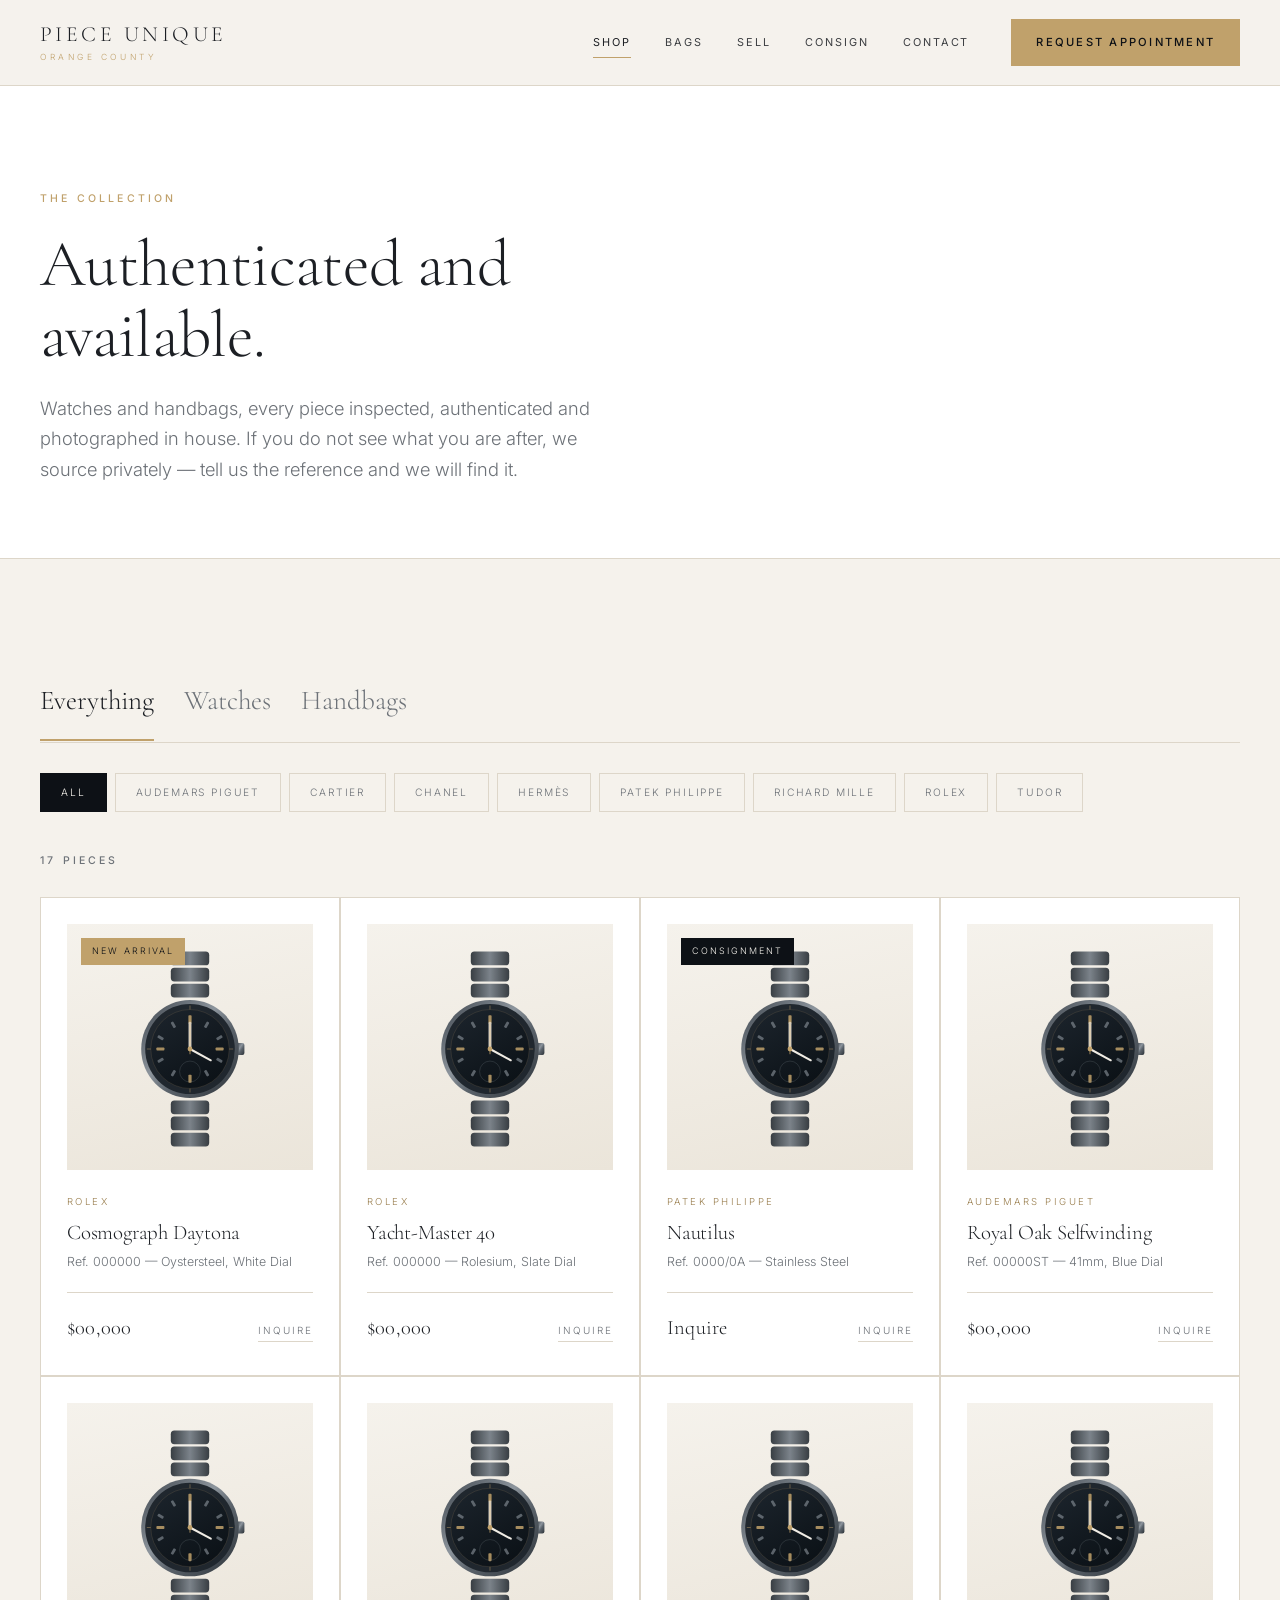
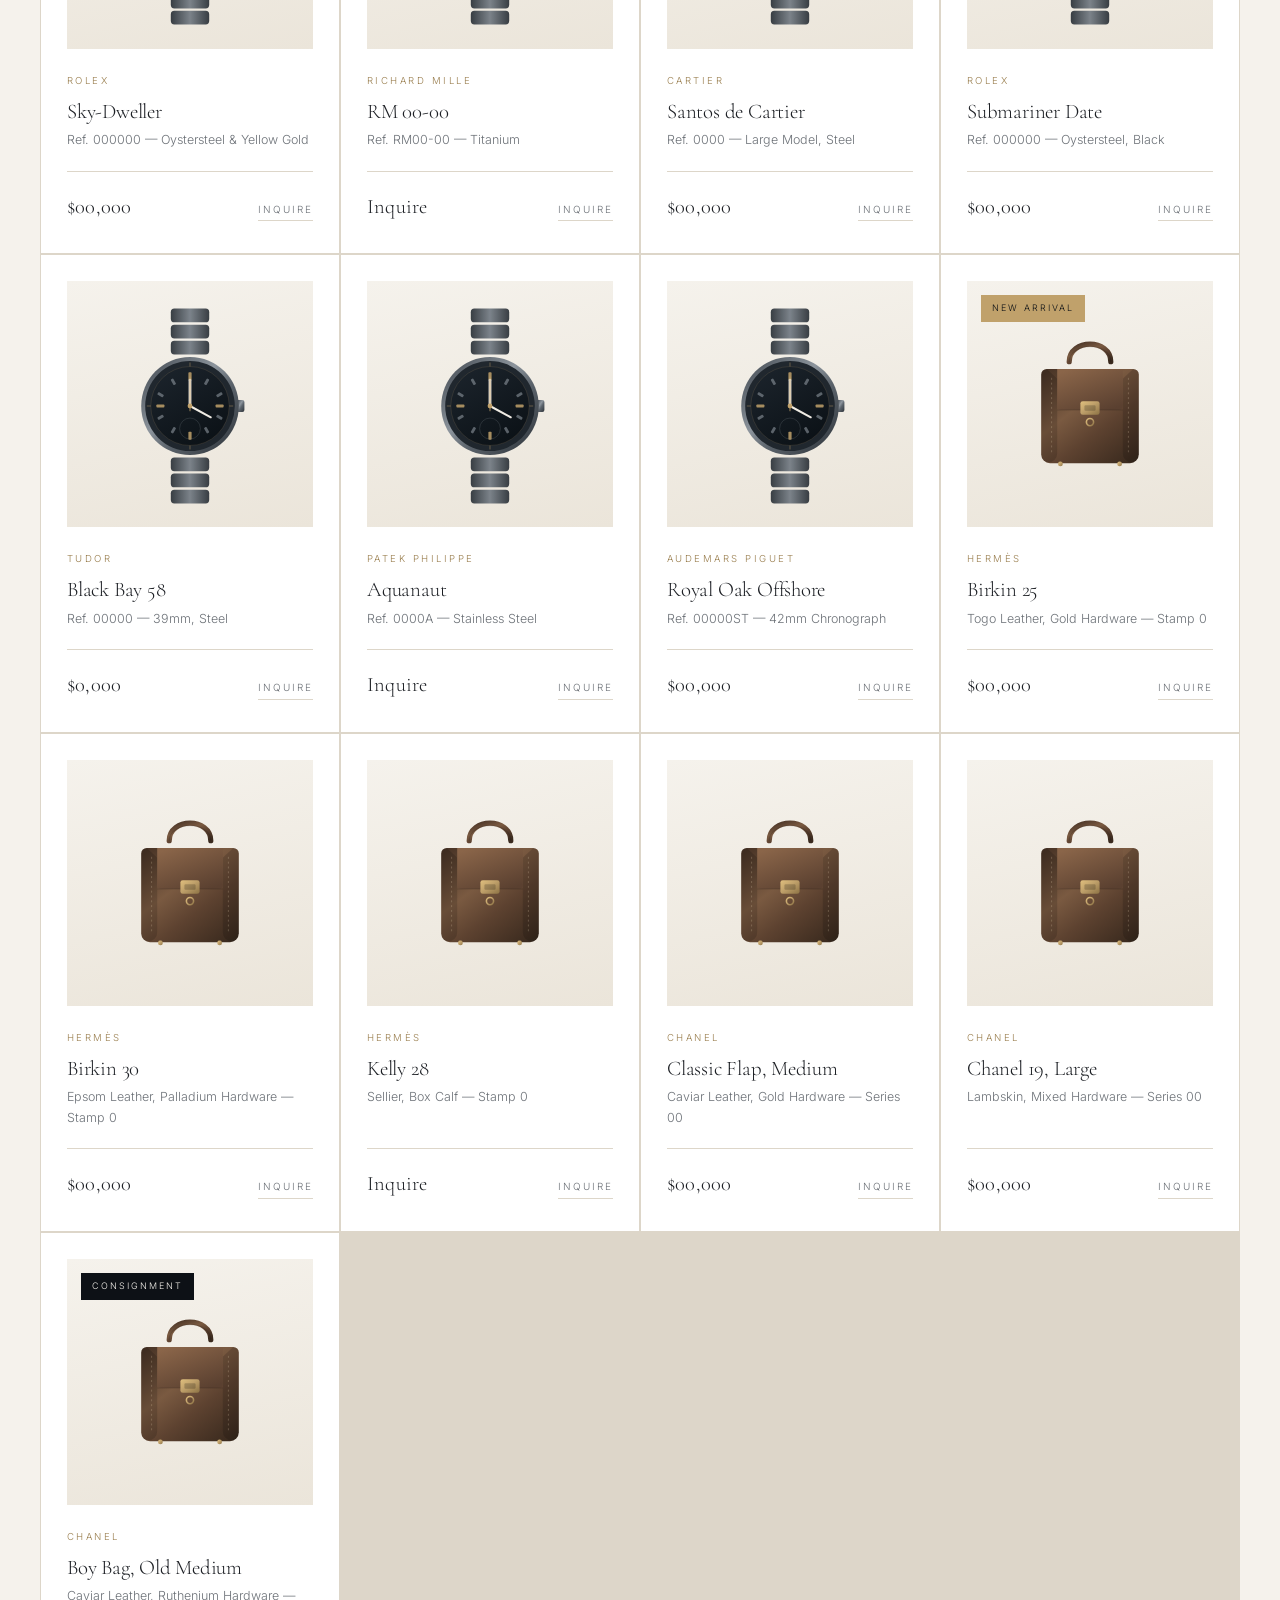
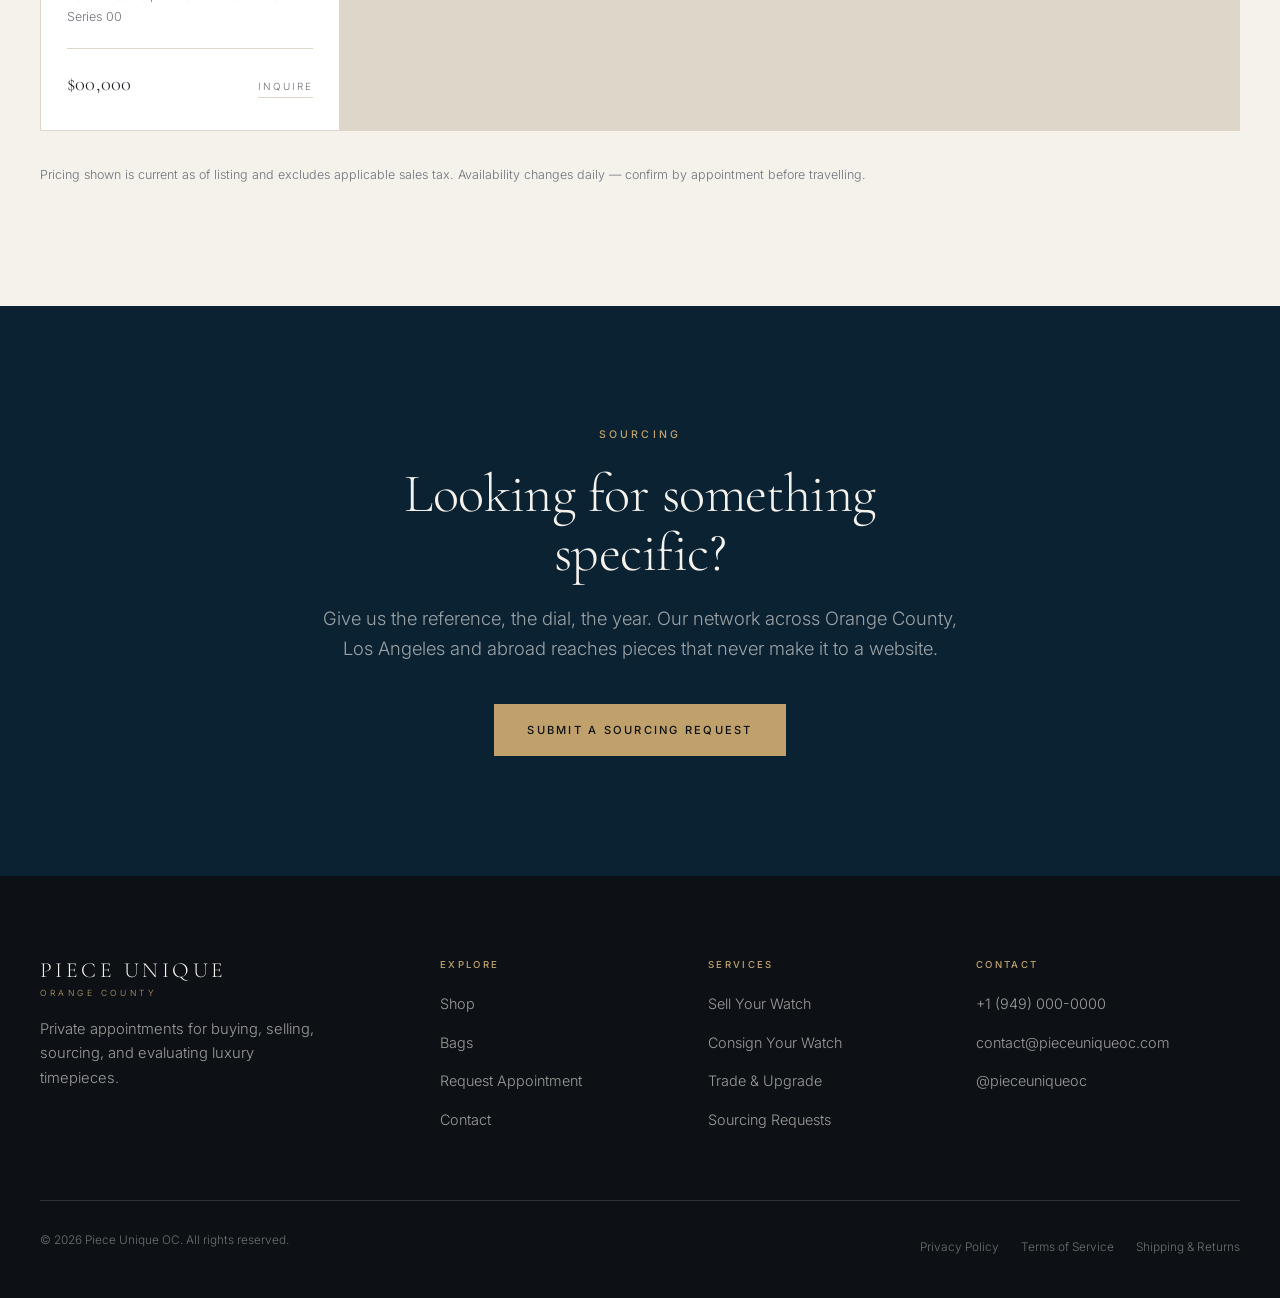
<file: shop.html>
<!DOCTYPE html>
<html lang="en">
<head>
<meta charset="utf-8">
<meta name="viewport" content="width=device-width, initial-scale=1">
<title>Shop Luxury Watches &amp; Handbags in Orange County | Piece Unique OC</title>
<meta name="description" content="Browse authenticated Rolex, Patek Philippe, Audemars Piguet, Chanel and Hermès pieces available now in Orange County.">
<link rel="canonical" href="https://www.pieceuniqueoc.com/shop.html">
<meta property="og:title" content="Shop Luxury Watches in Orange County | Piece Unique OC">
<meta property="og:description" content="Browse authenticated Rolex, Patek Philippe, Audemars Piguet, Chanel and Hermès pieces available now in Orange County.">
<meta property="og:type" content="website">
<meta property="og:url" content="https://www.pieceuniqueoc.com/shop.html">
<link rel="icon" href="assets/img/favicon.svg" type="image/svg+xml">
<link rel="preconnect" href="https://fonts.googleapis.com">
<link rel="preconnect" href="https://fonts.gstatic.com" crossorigin>
<link href="https://fonts.googleapis.com/css2?family=Cormorant+Garamond:ital,wght@0,300;0,400;1,300&family=Inter:wght@300;400;500&display=swap" rel="stylesheet">
<link rel="stylesheet" href="assets/css/site.css">
</head>
<body class="has-light-header">

<header class="site-header" id="siteHeader">
  <div class="wrap site-header__inner">
    <a class="brand" href="index.html">
      <span class="brand__name">Piece Unique</span>
      <span class="brand__loc">Orange County</span>
    </a>
    <nav class="nav" id="nav" aria-label="Primary">
      <a class="nav__link" href="shop.html" aria-current="page">Shop</a>
      <a class="nav__link" href="bags.html">Bags</a>
      <a class="nav__link" href="sell.html">Sell</a>
      <a class="nav__link" href="consign.html">Consign</a>
      <a class="nav__link" href="contact.html">Contact</a>
      <a class="btn btn--gold nav__cta" href="appointment.html">Request Appointment</a>
    </nav>
    <button class="nav-toggle" id="navToggle" aria-expanded="false" aria-controls="nav" aria-label="Toggle menu">
      <span></span><span></span>
    </button>
  </div>
</header>

<main>
<section class="page-hero">
    <div class="wrap">
      <span class="eyebrow">The Collection</span>
      <h1>Authenticated and available.</h1>
      <p class="lede">
        Watches and handbags, every piece inspected, authenticated and
        photographed in house. If you do not see what you are after, we source
        privately — tell us the reference and we will find it.
      </p>
    </div>
  </section>

  <section class="section">
    <div class="wrap">
      <div class="tabs" id="categoryTabs"></div>
      <div class="filters" id="shopFilters"></div>
      <p class="eyebrow eyebrow--muted" id="shopCount" style="margin-bottom:28px"></p>
      <div class="grid" id="shopGrid"></div>
      <p class="form-note" style="margin-top:34px">
        Pricing shown is current as of listing and excludes applicable sales tax.
        Availability changes daily — confirm by appointment before travelling.
      </p>
    </div>
  </section>

  <section class="section section--dark cta-band">
    <div class="wrap wrap--narrow reveal">
      <span class="eyebrow">Sourcing</span>
      <h2>Looking for something specific?</h2>
      <p class="lede">
        Give us the reference, the dial, the year. Our network across Orange County,
        Los Angeles and abroad reaches pieces that never make it to a website.
      </p>
      <div class="btn-row">
        <a class="btn btn--gold" href="appointment.html">Submit a Sourcing Request</a>
      </div>
    </div>
  </section>
</main>

<footer class="site-footer">
  <div class="wrap">
    <div class="footer-top">
      <div class="footer-brand">
        <span class="brand">
          <span class="brand__name">Piece Unique</span>
          <span class="brand__loc">Orange County</span>
        </span>
        <p>Private appointments for buying, selling, sourcing, and evaluating luxury timepieces.</p>
      </div>
      <div class="footer-col">
        <h4>Explore</h4>
        <ul>
          <li><a href="shop.html">Shop</a></li>
          <li><a href="bags.html">Bags</a></li>
          <li><a href="appointment.html">Request Appointment</a></li>
          <li><a href="contact.html">Contact</a></li>
        </ul>
      </div>
      <div class="footer-col">
        <h4>Services</h4>
        <ul>
          <li><a href="sell.html">Sell Your Watch</a></li>
          <li><a href="consign.html">Consign Your Watch</a></li>
          <li><a href="appointment.html">Trade &amp; Upgrade</a></li>
          <li><a href="appointment.html">Sourcing Requests</a></li>
        </ul>
      </div>
      <div class="footer-col">
        <h4>Contact</h4>
        <ul>
          <li><a href="tel:+19490000000" data-site="phone">+1 (949) 000-0000</a></li>
          <li><a href="mailto:info@pieceuniqueoc.com" data-site="email">info@pieceuniqueoc.com</a></li>
          <li><a href="https://www.instagram.com/" target="_blank" rel="noopener" data-site="instagram">@pieceuniqueoc</a></li>
        </ul>
      </div>
    </div>
    <div class="footer-bottom">
      <p>&copy; <span data-year></span> Piece Unique OC. All rights reserved.</p>
      <nav aria-label="Legal">
        <a href="contact.html">Privacy Policy</a>
        <a href="contact.html">Terms of Service</a>
        <a href="contact.html">Shipping &amp; Returns</a>
      </nav>
    </div>
  </div>
</footer>

<script src="assets/js/site.js"></script>
<script src="assets/js/inventory.js"></script>
</body>
</html>
</file>
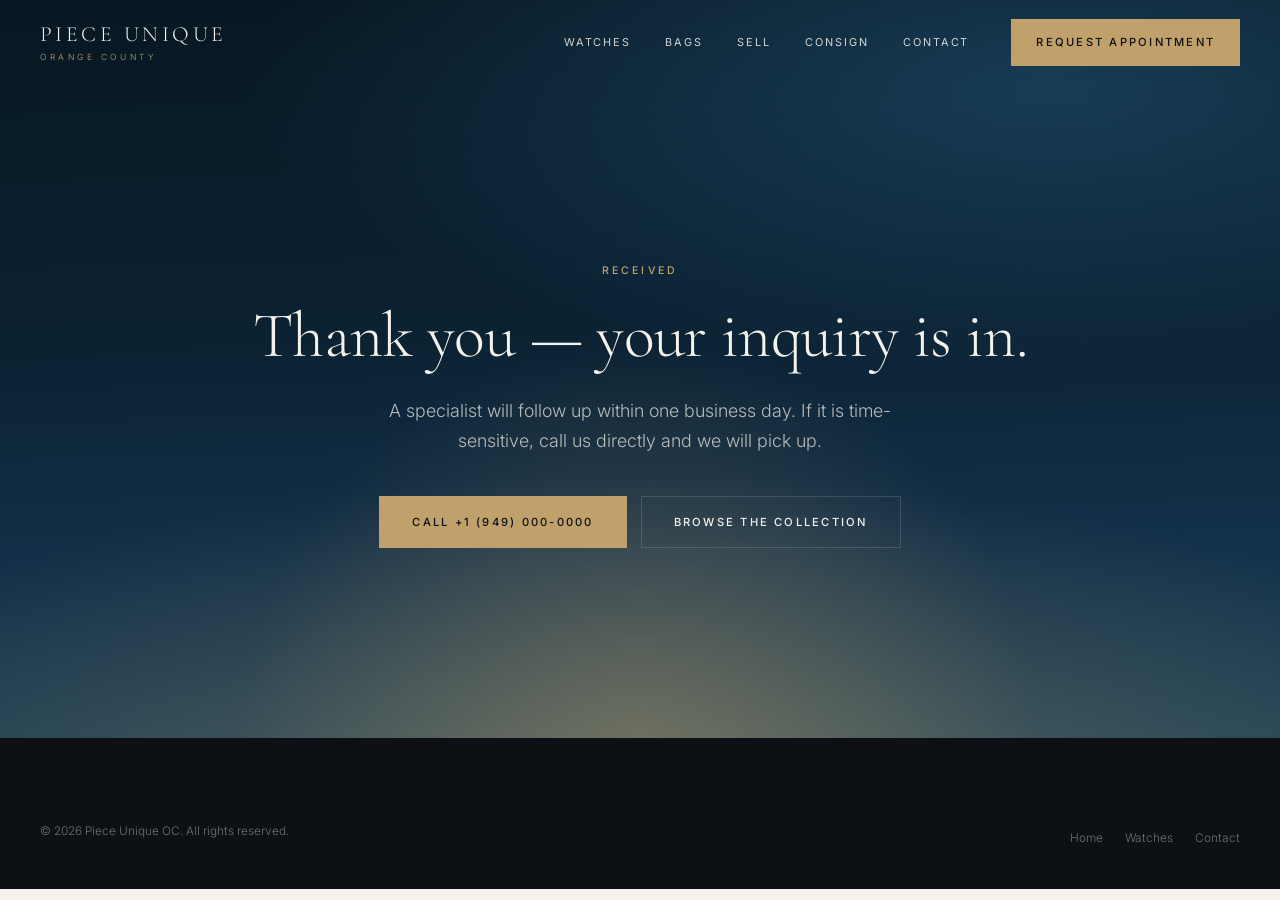
<file: thanks.html>
<!DOCTYPE html>
<html lang="en">
<head>
<meta charset="utf-8">
<meta name="viewport" content="width=device-width, initial-scale=1">
<title>Thank You | Piece Unique OC</title>
<meta name="robots" content="noindex">
<link rel="icon" href="/assets/img/favicon.svg" type="image/svg+xml">
<link rel="preconnect" href="https://fonts.googleapis.com">
<link rel="preconnect" href="https://fonts.gstatic.com" crossorigin>
<link href="https://fonts.googleapis.com/css2?family=Cormorant+Garamond:ital,wght@0,300;0,400;1,300&family=Inter:wght@300;400;500&display=swap" rel="stylesheet">
<link rel="stylesheet" href="/assets/css/site.css">
</head>
<body>

<header class="site-header" id="siteHeader">
  <div class="wrap site-header__inner">
    <a class="brand" href="/index.html">
      <span class="brand__name">Piece Unique</span>
      <span class="brand__loc">Orange County</span>
    </a>
    <nav class="nav" id="nav" aria-label="Primary">
      <a class="nav__link" href="/watches.html">Watches</a>
      <a class="nav__link" href="/bags.html">Bags</a>
      <a class="nav__link" href="/sell.html">Sell</a>
      <a class="nav__link" href="/consign.html">Consign</a>
      <a class="nav__link" href="/contact.html">Contact</a>
      <a class="btn btn--gold nav__cta" href="/appointment.html">Request Appointment</a>
    </nav>
    <button class="nav-toggle" id="navToggle" aria-expanded="false" aria-controls="nav" aria-label="Toggle menu">
      <span></span><span></span>
    </button>
  </div>
</header>

<main>
  <section class="hero" style="align-items:center;text-align:center;min-height:82svh">
    <div class="hero__field" aria-hidden="true"></div>
    <div class="hero__glow" aria-hidden="true"></div>
    <div class="wrap wrap--narrow hero__inner">
      <span class="eyebrow">Received</span>
      <h1 style="max-width:none;margin-inline:auto;font-size:clamp(2.4rem,5vw,4rem)">Thank you — your inquiry is in.</h1>
      <p class="hero__lede" style="margin-inline:auto">
        A specialist will follow up within one business day. If it is time-sensitive,
        call us directly and we will pick up.
      </p>
      <div class="btn-row" style="justify-content:center">
        <a class="btn btn--gold" href="tel:+19490000000" data-site="phone-cta">Call (949) 000-0000</a>
        <a class="btn btn--ghost-light" href="/watches.html">Browse the Collection</a>
      </div>
    </div>
  </section>
</main>

<footer class="site-footer">
  <div class="wrap">
    <div class="footer-bottom" style="border-top:0;padding-top:0">
      <p>&copy; <span data-year></span> Piece Unique OC. All rights reserved.</p>
      <nav aria-label="Site">
        <a href="/index.html">Home</a>
        <a href="/watches.html">Watches</a>
        <a href="/contact.html">Contact</a>
      </nav>
    </div>
  </div>
</footer>

<script src="/assets/js/site.js"></script>
</body>
</html>
</file>
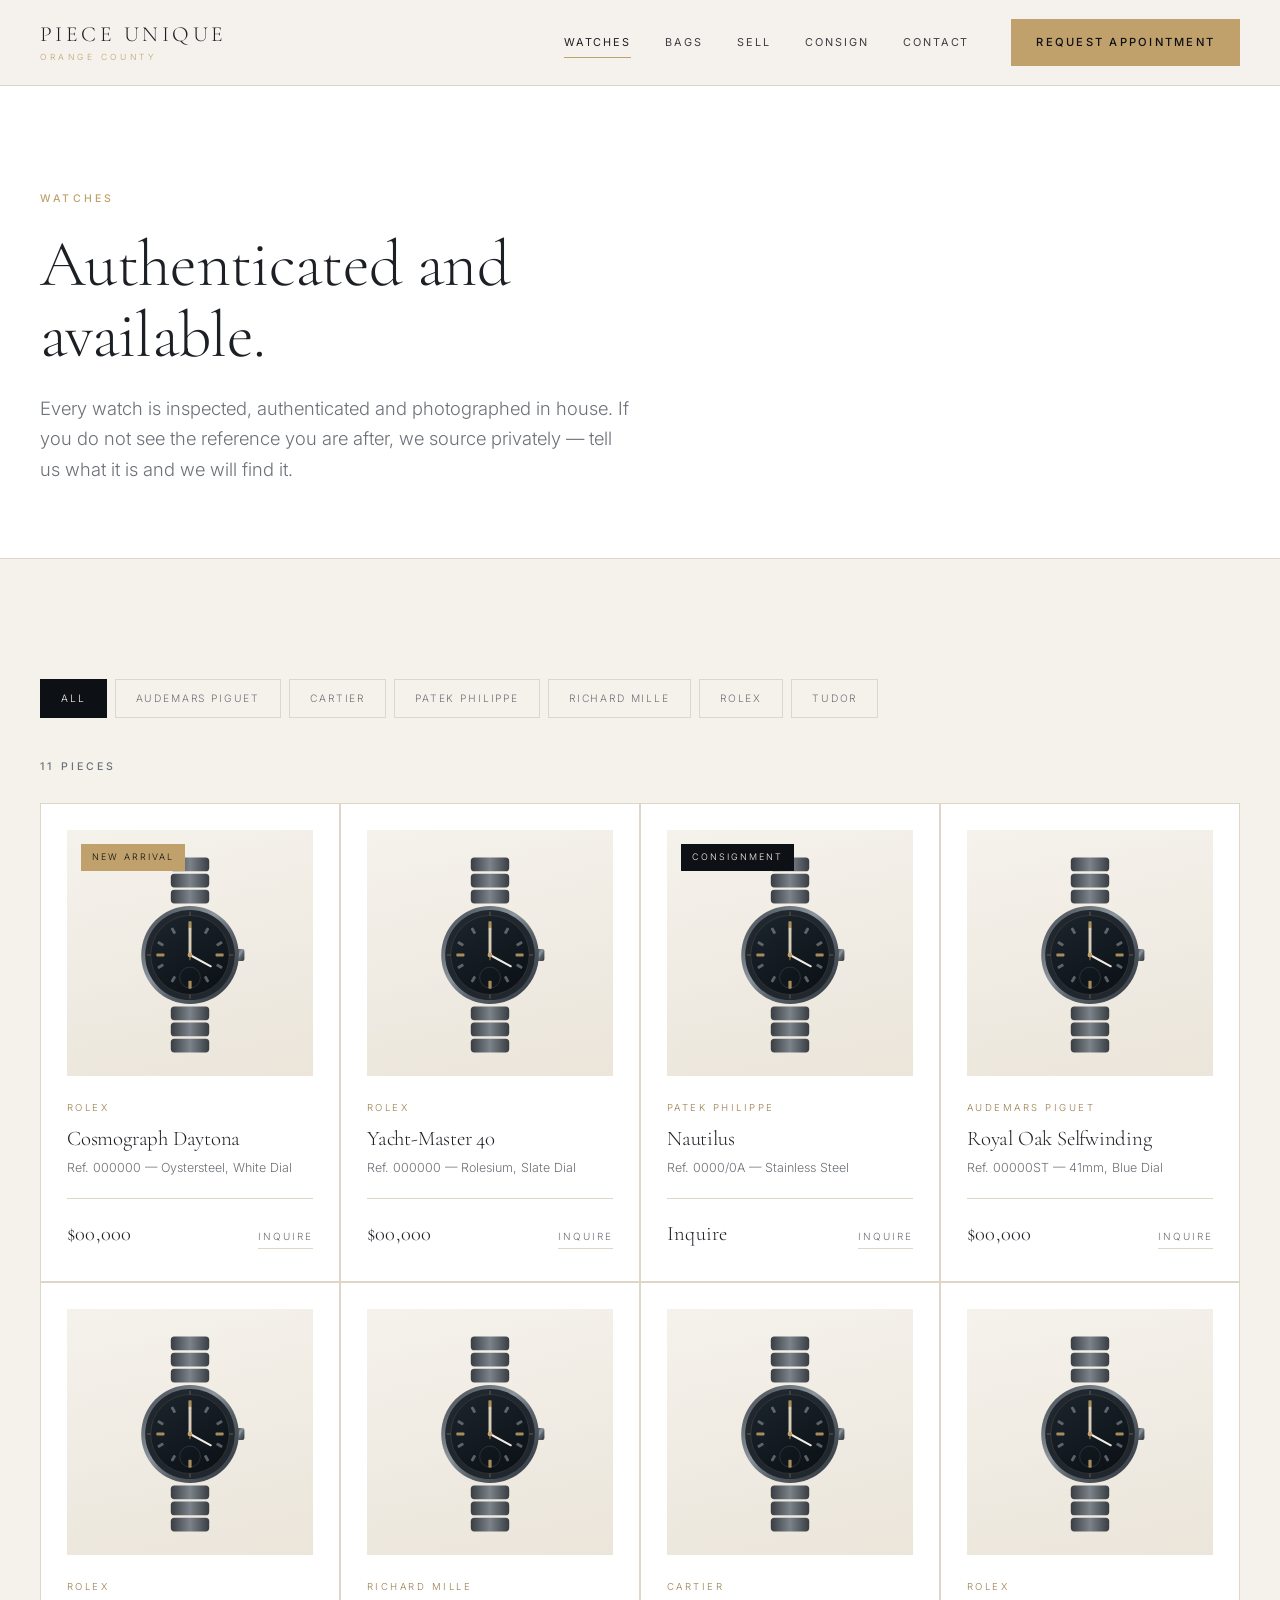
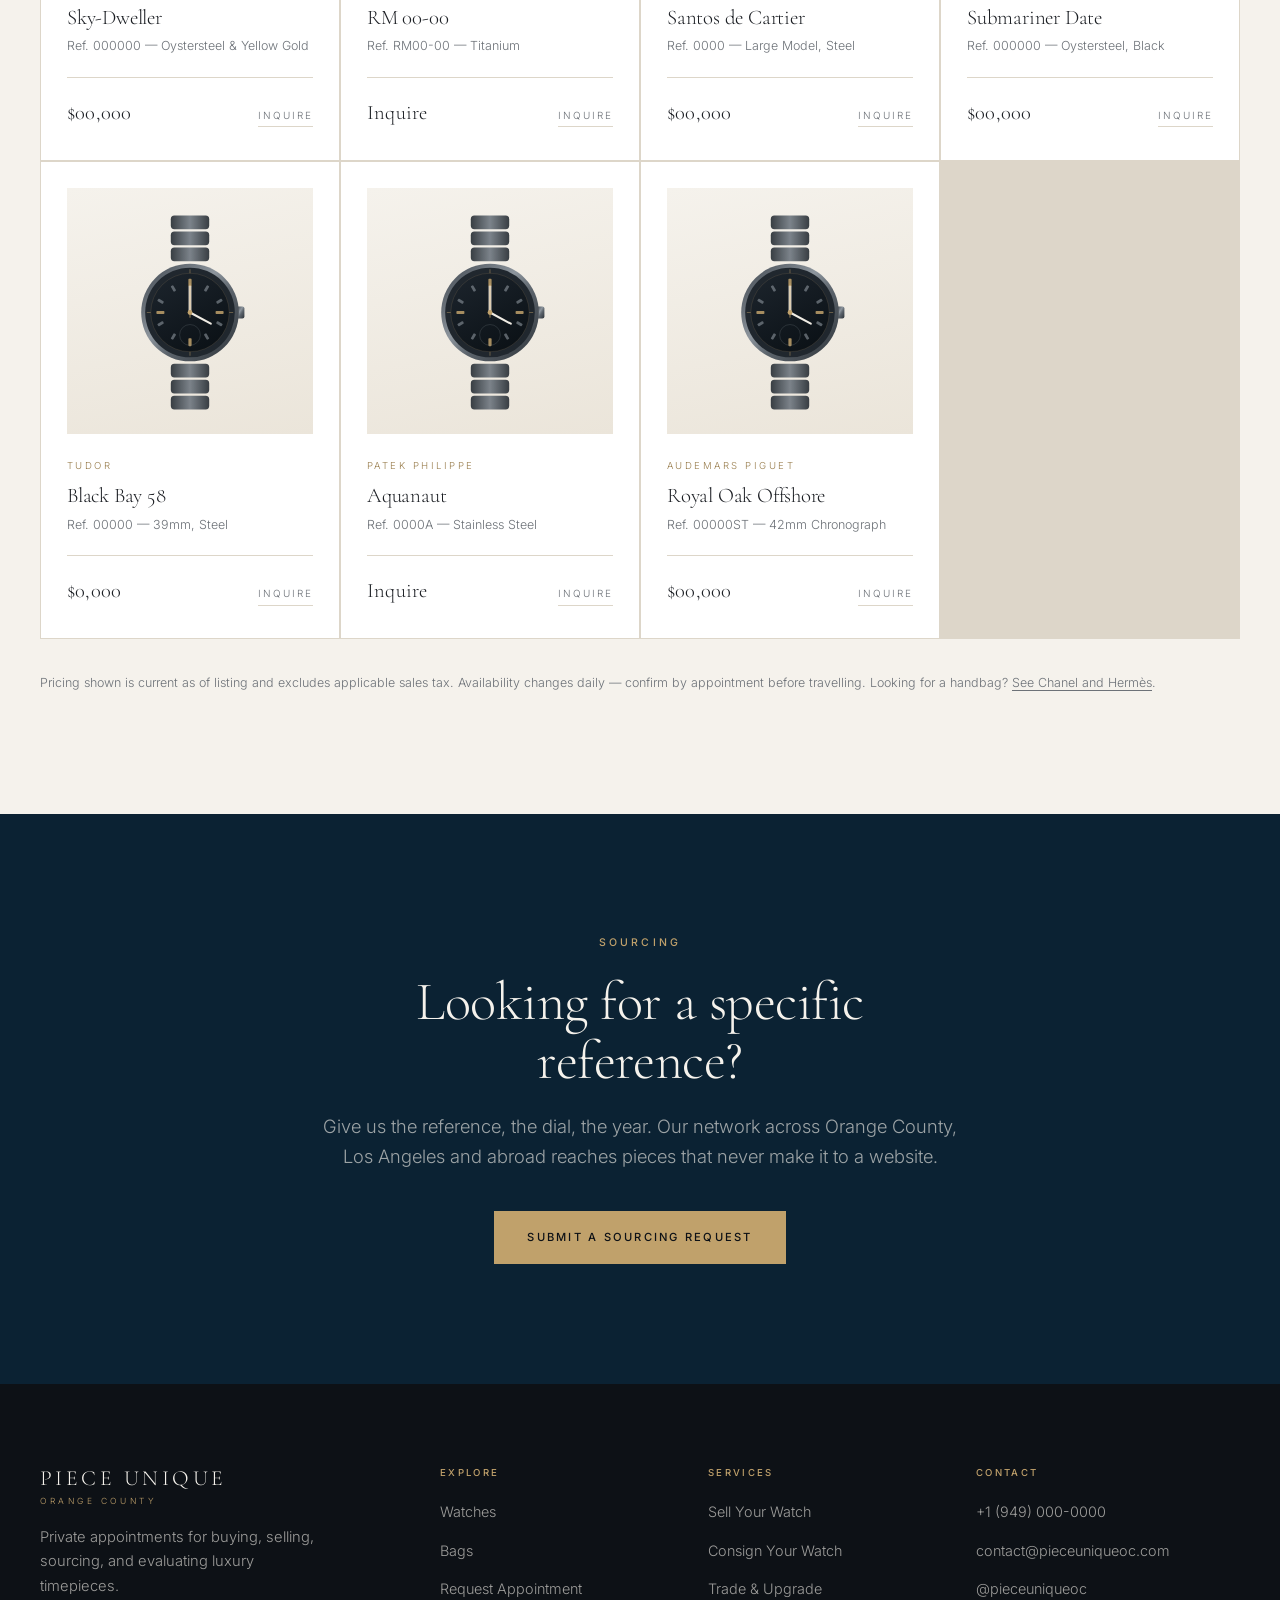
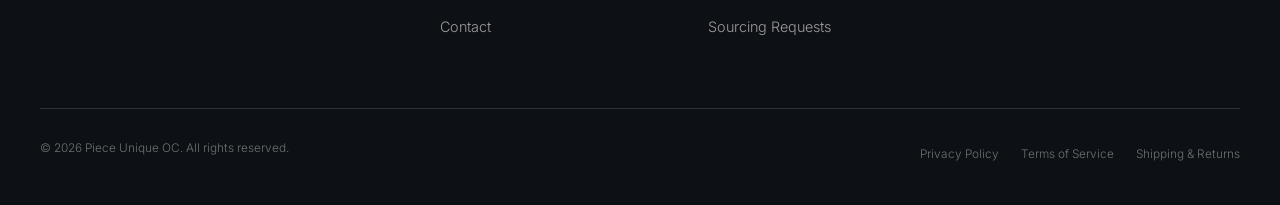
<file: watches.html>
<!DOCTYPE html>
<html lang="en">
<head>
<meta charset="utf-8">
<meta name="viewport" content="width=device-width, initial-scale=1">
<title>Luxury Watches in Orange County | Piece Unique OC</title>
<meta name="description" content="Browse authenticated Rolex, Patek Philippe, Audemars Piguet, Richard Mille and Cartier watches available now in Orange County.">
<link rel="canonical" href="https://www.pieceuniqueoc.com/watches.html">
<meta property="og:title" content="Shop Luxury Watches in Orange County | Piece Unique OC">
<meta property="og:description" content="Browse authenticated Rolex, Patek Philippe, Audemars Piguet, Richard Mille and Cartier watches available now in Orange County.">
<meta property="og:type" content="website">
<meta property="og:url" content="https://www.pieceuniqueoc.com/watches.html">
<link rel="icon" href="assets/img/favicon.svg" type="image/svg+xml">
<link rel="preconnect" href="https://fonts.googleapis.com">
<link rel="preconnect" href="https://fonts.gstatic.com" crossorigin>
<link href="https://fonts.googleapis.com/css2?family=Cormorant+Garamond:ital,wght@0,300;0,400;1,300&family=Inter:wght@300;400;500&display=swap" rel="stylesheet">
<link rel="stylesheet" href="assets/css/site.css">
</head>
<body class="has-light-header">

<header class="site-header" id="siteHeader">
  <div class="wrap site-header__inner">
    <a class="brand" href="index.html">
      <span class="brand__name">Piece Unique</span>
      <span class="brand__loc">Orange County</span>
    </a>
    <nav class="nav" id="nav" aria-label="Primary">
      <a class="nav__link" href="watches.html" aria-current="page">Watches</a>
      <a class="nav__link" href="bags.html">Bags</a>
      <a class="nav__link" href="sell.html">Sell</a>
      <a class="nav__link" href="consign.html">Consign</a>
      <a class="nav__link" href="contact.html">Contact</a>
      <a class="btn btn--gold nav__cta" href="appointment.html">Request Appointment</a>
    </nav>
    <button class="nav-toggle" id="navToggle" aria-expanded="false" aria-controls="nav" aria-label="Toggle menu">
      <span></span><span></span>
    </button>
  </div>
</header>

<main>
<section class="page-hero">
    <div class="wrap">
      <span class="eyebrow">Watches</span>
      <h1>Authenticated and available.</h1>
      <p class="lede">
        Every watch is inspected, authenticated and photographed in house. If you
        do not see the reference you are after, we source privately — tell us
        what it is and we will find it.
      </p>
    </div>
  </section>

  <section class="section">
    <div class="wrap">
      <div class="filters" id="shopFilters"></div>
      <p class="eyebrow eyebrow--muted" id="shopCount" style="margin-bottom:28px"></p>
      <div class="grid" id="shopGrid" data-category="Watches"></div>
      <p class="form-note" style="margin-top:34px">
        Pricing shown is current as of listing and excludes applicable sales tax.
        Availability changes daily — confirm by appointment before travelling.
        Looking for a handbag? <a href="bags.html" style="color:inherit;border-bottom:1px solid currentColor">See Chanel and Hermès</a>.
      </p>
    </div>
  </section>

  <section class="section section--dark cta-band">
    <div class="wrap wrap--narrow reveal">
      <span class="eyebrow">Sourcing</span>
      <h2>Looking for a specific reference?</h2>
      <p class="lede">
        Give us the reference, the dial, the year. Our network across Orange County,
        Los Angeles and abroad reaches pieces that never make it to a website.
      </p>
      <div class="btn-row">
        <a class="btn btn--gold" href="appointment.html">Submit a Sourcing Request</a>
      </div>
    </div>
  </section>
</main>

<footer class="site-footer">
  <div class="wrap">
    <div class="footer-top">
      <div class="footer-brand">
        <span class="brand">
          <span class="brand__name">Piece Unique</span>
          <span class="brand__loc">Orange County</span>
        </span>
        <p>Private appointments for buying, selling, sourcing, and evaluating luxury timepieces.</p>
      </div>
      <div class="footer-col">
        <h4>Explore</h4>
        <ul>
          <li><a href="watches.html">Watches</a></li>
          <li><a href="bags.html">Bags</a></li>
          <li><a href="appointment.html">Request Appointment</a></li>
          <li><a href="contact.html">Contact</a></li>
        </ul>
      </div>
      <div class="footer-col">
        <h4>Services</h4>
        <ul>
          <li><a href="sell.html">Sell Your Watch</a></li>
          <li><a href="consign.html">Consign Your Watch</a></li>
          <li><a href="appointment.html">Trade &amp; Upgrade</a></li>
          <li><a href="appointment.html">Sourcing Requests</a></li>
        </ul>
      </div>
      <div class="footer-col">
        <h4>Contact</h4>
        <ul>
          <li><a href="tel:+19490000000" data-site="phone">+1 (949) 000-0000</a></li>
          <li><a href="mailto:info@pieceuniqueoc.com" data-site="email">info@pieceuniqueoc.com</a></li>
          <li><a href="https://www.instagram.com/" target="_blank" rel="noopener" data-site="instagram">@pieceuniqueoc</a></li>
        </ul>
      </div>
    </div>
    <div class="footer-bottom">
      <p>&copy; <span data-year></span> Piece Unique OC. All rights reserved.</p>
      <nav aria-label="Legal">
        <a href="contact.html">Privacy Policy</a>
        <a href="contact.html">Terms of Service</a>
        <a href="contact.html">Shipping &amp; Returns</a>
      </nav>
    </div>
  </div>
</footer>

<script src="assets/js/site.js"></script>
<script src="assets/js/inventory.js"></script>
</body>
</html>
</file>
<file: assets/css/site.css>
/* ==========================================================================
   PIECE UNIQUE OC — site.css
   Sister brand to Piece Unique LA. Coastal Orange County refresh.
   ========================================================================== */

/* --------------------------------------------------------------------------
   1. Tokens
   -------------------------------------------------------------------------- */
:root {
  /* Core palette */
  --ink:        #0d1116;   /* near-black, cool */
  --ink-soft:   #171d24;
  --navy:       #0b2233;   /* deep coastal navy */
  --navy-deep:  #071722;
  --gold:       #c0a16b;   /* champagne */
  --gold-dim:   #9a7f4f;
  --sand:       #f5f2ec;   /* page ground */
  --sand-deep:  #ebe5da;
  --paper:      #ffffff;
  --line:       #ddd6c9;
  --line-dark:  rgba(255, 255, 255, 0.14);
  --text:       #1c1f24;
  --text-mute:  #6d7278;
  --text-invert:#f5f2ec;
  --text-invert-mute: rgba(245, 242, 236, 0.62);

  /* Type */
  --display: "Cormorant Garamond", "Times New Roman", Times, serif;
  --sans: "Inter", -apple-system, BlinkMacSystemFont, "Segoe UI", Helvetica, Arial, sans-serif;

  /* Rhythm */
  --gutter: 40px;
  --maxw: 1280px;
  --section: 120px;

  /* Motion */
  --ease: cubic-bezier(0.22, 1, 0.36, 1);
}

@media (max-width: 900px) {
  :root { --gutter: 24px; --section: 76px; }
}

/* --------------------------------------------------------------------------
   2. Reset & base
   -------------------------------------------------------------------------- */
*, *::before, *::after { box-sizing: border-box; }

html { -webkit-text-size-adjust: 100%; scroll-behavior: smooth; }

body {
  margin: 0;
  background: var(--sand);
  color: var(--text);
  font-family: var(--sans);
  font-size: 16px;
  font-weight: 300;
  line-height: 1.65;
  -webkit-font-smoothing: antialiased;
  -moz-osx-font-smoothing: grayscale;
  overflow-x: hidden;
}

img, svg, video { max-width: 100%; display: block; }
a { color: inherit; text-decoration: none; }
button { font: inherit; cursor: pointer; }
[hidden] { display: none !important; }

h1, h2, h3, h4 {
  font-family: var(--display);
  font-weight: 300;
  line-height: 1.08;
  letter-spacing: -0.01em;
  margin: 0;
}

h1 { font-size: clamp(2.9rem, 7vw, 5.4rem); }
h2 { font-size: clamp(2.1rem, 4.4vw, 3.4rem); }
h3 { font-size: clamp(1.35rem, 2.2vw, 1.75rem); }

p { margin: 0 0 1.1em; }
p:last-child { margin-bottom: 0; }

::selection { background: var(--gold); color: var(--ink); }

:focus-visible {
  outline: 2px solid var(--gold);
  outline-offset: 3px;
}

/* --------------------------------------------------------------------------
   3. Layout helpers
   -------------------------------------------------------------------------- */
.wrap {
  width: 100%;
  max-width: var(--maxw);
  margin: 0 auto;
  padding: 0 var(--gutter);
}

.wrap--narrow { max-width: 860px; }

.section { padding: var(--section) 0; }
.section--tight { padding: calc(var(--section) * 0.66) 0; }

.section--dark {
  background: var(--navy);
  color: var(--text-invert);
}
.section--ink {
  background: var(--ink);
  color: var(--text-invert);
}
.section--paper { background: var(--paper); }

.section--dark p, .section--ink p { color: var(--text-invert-mute); }

.rule {
  height: 1px;
  background: var(--line);
  border: 0;
  margin: 0;
}

/* Eyebrow label */
.eyebrow {
  display: block;
  font-size: 0.66rem;
  font-weight: 500;
  letter-spacing: 0.3em;
  text-transform: uppercase;
  color: var(--gold);
  margin-bottom: 22px;
}
.eyebrow--muted { color: var(--text-mute); }

.lede {
  font-size: clamp(1.02rem, 1.5vw, 1.15rem);
  color: var(--text-mute);
  max-width: 58ch;
}
.section--dark .lede, .section--ink .lede { color: var(--text-invert-mute); }

.section-head {
  display: flex;
  flex-wrap: wrap;
  align-items: flex-end;
  justify-content: space-between;
  gap: 28px;
  margin-bottom: 64px;
}
.section-head > div { max-width: 640px; }

/* --------------------------------------------------------------------------
   4. Buttons
   -------------------------------------------------------------------------- */
.btn {
  display: inline-flex;
  align-items: center;
  justify-content: center;
  gap: 10px;
  padding: 16px 32px;
  border: 1px solid transparent;
  border-radius: 0;
  font-size: 0.7rem;
  font-weight: 500;
  letter-spacing: 0.2em;
  text-transform: uppercase;
  transition: background 0.4s var(--ease), color 0.4s var(--ease),
              border-color 0.4s var(--ease), transform 0.4s var(--ease);
}

.btn--solid { background: var(--ink); color: var(--text-invert); }
.btn--solid:hover { background: var(--gold); color: var(--ink); }

.btn--gold { background: var(--gold); color: var(--ink); }
.btn--gold:hover { background: var(--paper); color: var(--ink); }

.btn--ghost {
  border-color: var(--line);
  color: var(--text);
  background: transparent;
}
.btn--ghost:hover { border-color: var(--ink); background: var(--ink); color: var(--text-invert); }

.btn--ghost-light {
  border-color: var(--line-dark);
  color: var(--text-invert);
  background: transparent;
}
.btn--ghost-light:hover { border-color: var(--gold); background: var(--gold); color: var(--ink); }

.btn-row { display: flex; flex-wrap: wrap; gap: 14px; }

/* Text link with underline sweep */
.tlink {
  display: inline-flex;
  align-items: center;
  gap: 9px;
  font-size: 0.68rem;
  font-weight: 500;
  letter-spacing: 0.22em;
  text-transform: uppercase;
  padding-bottom: 6px;
  border-bottom: 1px solid currentColor;
  transition: color 0.3s var(--ease), gap 0.3s var(--ease);
}
.tlink:hover { color: var(--gold); gap: 16px; }
.tlink svg { width: 14px; height: 9px; flex: none; }

/* --------------------------------------------------------------------------
   5. Header / navigation
   -------------------------------------------------------------------------- */
.site-header {
  position: fixed;
  inset: 0 0 auto 0;
  z-index: 100;
  transition: background 0.45s var(--ease), border-color 0.45s var(--ease),
              padding 0.45s var(--ease);
  border-bottom: 1px solid transparent;
  padding: 10px 0;
}

.site-header__inner {
  display: flex;
  align-items: center;
  justify-content: space-between;
  gap: 24px;
}

/* Default (over dark hero) */
.site-header { color: var(--text-invert); }

/* Scrolled, or any page without a dark hero */
.site-header.is-solid,
body.has-light-header .site-header {
  background: rgba(245, 242, 236, 0.94);
  backdrop-filter: saturate(160%) blur(14px);
  -webkit-backdrop-filter: saturate(160%) blur(14px);
  border-bottom-color: var(--line);
  color: var(--text);
}

.brand {
  display: flex;
  flex-direction: column;
  line-height: 1;
  padding: 14px 0;
}
.brand__name {
  font-family: var(--display);
  font-size: 1.35rem;
  letter-spacing: 0.16em;
  text-transform: uppercase;
}
.brand__loc {
  font-size: 0.53rem;
  letter-spacing: 0.42em;
  text-transform: uppercase;
  color: var(--gold);
  margin-top: 7px;
}

.nav { display: flex; align-items: center; gap: 34px; }

.nav__link {
  position: relative;
  font-size: 0.68rem;
  font-weight: 400;
  letter-spacing: 0.18em;
  text-transform: uppercase;
  padding: 6px 0;
  opacity: 0.85;
  transition: opacity 0.3s var(--ease);
}
.nav__link::after {
  content: "";
  position: absolute;
  left: 0; bottom: 0;
  width: 0; height: 1px;
  background: var(--gold);
  transition: width 0.4s var(--ease);
}
.nav__link:hover { opacity: 1; }
.nav__link:hover::after,
.nav__link[aria-current="page"]::after { width: 100%; }
.nav__link[aria-current="page"] { opacity: 1; }

.nav__cta { margin-left: 8px; padding: 13px 24px; }

/* Menu open: header always reads light over the dark overlay */
body.nav-open { overflow: hidden; }
body.nav-open .site-header,
body.has-light-header.nav-open .site-header {
  background: transparent;
  backdrop-filter: none;
  -webkit-backdrop-filter: none;
  border-bottom-color: transparent;
  color: var(--text-invert);
}

.nav-toggle {
  display: none;
  width: 44px; height: 44px;
  background: none;
  border: 0;
  padding: 0;
  color: inherit;
  position: relative;
}
.nav-toggle span {
  position: absolute;
  left: 10px;
  width: 24px; height: 1px;
  background: currentColor;
  transition: transform 0.4s var(--ease), opacity 0.25s var(--ease);
}
.nav-toggle span:nth-child(1) { top: 17px; }
.nav-toggle span:nth-child(2) { top: 26px; }
.nav-toggle[aria-expanded="true"] span:nth-child(1) { transform: translateY(4.5px) rotate(45deg); }
.nav-toggle[aria-expanded="true"] span:nth-child(2) { transform: translateY(-4.5px) rotate(-45deg); }

@media (max-width: 1040px) {
  .nav-toggle { display: block; position: relative; z-index: 3; }
  .brand { position: relative; z-index: 3; }
  .nav {
    position: fixed;
    inset: 0;
    flex-direction: column;
    align-items: flex-start;
    justify-content: center;
    gap: 4px;
    background: var(--ink);
    color: var(--text-invert);
    padding: 100px var(--gutter) 60px;
    transform: translateY(-100%);
    transition: transform 0.55s var(--ease);
    overflow-y: auto;
  }
  .nav.is-open { transform: translateY(0); }
  .nav__link {
    font-family: var(--display);
    font-size: 2rem;
    letter-spacing: 0.02em;
    text-transform: none;
    padding: 12px 0;
    opacity: 1;
  }
  .nav__link::after { display: none; }
  .nav__cta { margin: 26px 0 0; font-family: var(--sans); font-size: 0.7rem; }
}

/* --------------------------------------------------------------------------
   6. Hero
   -------------------------------------------------------------------------- */
.hero {
  position: relative;
  min-height: 100svh;
  display: flex;
  align-items: flex-end;
  background: var(--navy-deep);
  color: var(--text-invert);
  overflow: hidden;
  padding: 140px 0 68px;
}

/* Coastal horizon field — pure CSS, no image dependency */
.hero__field {
  position: absolute;
  inset: 0;
  background:
    radial-gradient(120% 70% at 50% 108%, rgba(192, 161, 107, 0.34) 0%, rgba(192, 161, 107, 0) 62%),
    radial-gradient(90% 55% at 82% 12%, rgba(38, 92, 128, 0.5) 0%, rgba(38, 92, 128, 0) 70%),
    linear-gradient(178deg, #071722 0%, #0b2233 46%, #123049 74%, #1c4056 100%);
}
.hero__field::after {
  content: "";
  position: absolute;
  inset: 0;
  opacity: 0.5;
  background-image:
    repeating-linear-gradient(180deg, rgba(255,255,255,0.045) 0 1px, transparent 1px 3px);
  mix-blend-mode: overlay;
}

.hero__glow {
  position: absolute;
  left: 50%; bottom: -46vmin;
  width: 92vmin; height: 92vmin;
  transform: translateX(-50%);
  border-radius: 50%;
  background: radial-gradient(circle, rgba(192,161,107,0.30) 0%, rgba(192,161,107,0) 68%);
  pointer-events: none;
}

.hero__inner { position: relative; z-index: 2; width: 100%; }

.hero h1 { max-width: 15ch; margin-bottom: 26px; }
.hero h1 em {
  font-style: italic;
  color: var(--gold);
}
.hero__lede {
  max-width: 46ch;
  color: rgba(245, 242, 236, 0.72);
  font-size: clamp(1rem, 1.5vw, 1.12rem);
  margin-bottom: 40px;
}

.hero__meta {
  display: flex;
  flex-wrap: wrap;
  gap: 12px 40px;
  margin-top: 64px;
  padding-top: 26px;
  border-top: 1px solid var(--line-dark);
  font-size: 0.64rem;
  letter-spacing: 0.24em;
  text-transform: uppercase;
  color: rgba(245, 242, 236, 0.55);
}

/* Compact page hero for interior pages */
.page-hero {
  padding: 190px 0 74px;
  background: var(--paper);
  border-bottom: 1px solid var(--line);
}
.page-hero h1 { font-size: clamp(2.6rem, 5.4vw, 4.1rem); max-width: 18ch; margin-bottom: 22px; }
.page-hero .lede { max-width: 54ch; }

/* --------------------------------------------------------------------------
   7. Brand strip
   -------------------------------------------------------------------------- */
.strip {
  background: var(--ink);
  color: var(--text-invert);
  padding: 26px 0;
  overflow: hidden;
}
.strip__track {
  display: flex;
  width: max-content;
  gap: 64px;
  animation: strip 46s linear infinite;
}
.strip__track span {
  font-family: var(--display);
  font-size: 1.15rem;
  letter-spacing: 0.26em;
  text-transform: uppercase;
  color: rgba(245, 242, 236, 0.5);
  white-space: nowrap;
}
.strip__track span::after {
  content: "◆";
  font-size: 0.42rem;
  color: var(--gold);
  vertical-align: middle;
  margin-left: 64px;
  letter-spacing: 0;
}
@keyframes strip { to { transform: translateX(-50%); } }
@media (prefers-reduced-motion: reduce) {
  .strip__track { animation: none; }
}

/* --------------------------------------------------------------------------
   8. Services
   -------------------------------------------------------------------------- */
.services {
  display: grid;
  grid-template-columns: repeat(4, 1fr);
  border-top: 1px solid var(--line);
  border-left: 1px solid var(--line);
}
.service {
  border-right: 1px solid var(--line);
  border-bottom: 1px solid var(--line);
  padding: 46px 34px 40px;
  background: var(--paper);
  display: flex;
  flex-direction: column;
  gap: 16px;
  transition: background 0.45s var(--ease), color 0.45s var(--ease);
}
.service:hover { background: var(--ink); color: var(--text-invert); }
.service:hover p { color: var(--text-invert-mute); }
.service:hover .service__num { color: var(--gold); }
.service__num {
  font-size: 0.62rem;
  letter-spacing: 0.28em;
  color: var(--gold-dim);
  transition: color 0.45s var(--ease);
}
.service h3 { font-size: 1.55rem; }
.service p { font-size: 0.93rem; color: var(--text-mute); flex: 1; }
.service .tlink { align-self: flex-start; margin-top: 8px; }

@media (max-width: 1040px) { .services { grid-template-columns: repeat(2, 1fr); } }
@media (max-width: 620px)  { .services { grid-template-columns: 1fr; } }

/* Two-collection chooser on the home page */
.pair {
  display: grid;
  grid-template-columns: repeat(2, 1fr);
  gap: 2px;
  background: var(--line);
  border: 1px solid var(--line);
}
@media (max-width: 780px) { .pair { grid-template-columns: 1fr; } }

.pair__card {
  display: flex;
  flex-direction: column;
  background: var(--paper);
  transition: background 0.45s var(--ease);
}
.pair__card:hover { background: #fdfcfa; }

.pair__art {
  display: grid;
  place-items: center;
  aspect-ratio: 3 / 2;
  background: linear-gradient(168deg, var(--sand) 0%, var(--sand-deep) 100%);
  overflow: hidden;
}
.pair__art img {
  width: clamp(120px, 30%, 210px);
  height: auto;
  object-fit: contain;
  transition: transform 0.7s var(--ease);
}
.pair__card:hover .pair__art img { transform: scale(1.05); }

.pair__body {
  padding: 38px 34px 40px;
  display: flex;
  flex-direction: column;
  align-items: flex-start;
  gap: 14px;
}
.pair__body h2 {
  font-size: clamp(1.8rem, 3vw, 2.4rem);
}
.pair__body p {
  font-size: 0.93rem;
  color: var(--text-mute);
  margin: 0;
}
.pair__card .tlink { margin-top: 6px; }
.pair__card:hover .tlink { color: var(--gold); }

/* --------------------------------------------------------------------------
   9. Product grid
   -------------------------------------------------------------------------- */
.grid {
  display: grid;
  grid-template-columns: repeat(auto-fill, minmax(280px, 1fr));
  gap: 2px;
  background: var(--line);
  border: 1px solid var(--line);
}

.card {
  background: var(--paper);
  padding: 26px 26px 30px;
  display: flex;
  flex-direction: column;
  transition: background 0.4s var(--ease);
}
.card:hover { background: #fdfcfa; }

.card__media {
  position: relative;
  aspect-ratio: 1 / 1;
  background: linear-gradient(168deg, var(--sand) 0%, var(--sand-deep) 100%);
  display: grid;
  place-items: center;
  overflow: hidden;
  margin-bottom: 24px;
}
.card__media img {
  width: auto;
  height: 84%;
  max-width: 78%;
  object-fit: contain;
  transition: transform 0.7s var(--ease);
}
.card:hover .card__media img { transform: scale(1.05); }

.card__tag {
  position: absolute;
  top: 14px; left: 14px;
  font-size: 0.56rem;
  letter-spacing: 0.22em;
  text-transform: uppercase;
  background: var(--ink);
  color: var(--text-invert);
  padding: 6px 11px;
}
.card__tag--gold { background: var(--gold); color: var(--ink); }

.card__brand {
  font-size: 0.6rem;
  letter-spacing: 0.26em;
  text-transform: uppercase;
  color: var(--gold-dim);
  margin-bottom: 10px;
}
.card__name {
  font-family: var(--display);
  font-size: 1.3rem;
  line-height: 1.22;
  margin-bottom: 6px;
}
.card__ref {
  font-size: 0.78rem;
  color: var(--text-mute);
  margin-bottom: 20px;
}
.card__foot {
  margin-top: auto;
  padding-top: 18px;
  border-top: 1px solid var(--line);
  display: flex;
  align-items: baseline;
  justify-content: space-between;
  gap: 12px;
}
.card__price {
  font-family: var(--display);
  font-size: 1.28rem;
  letter-spacing: 0.01em;
}
.card__cta {
  font-size: 0.62rem;
  letter-spacing: 0.2em;
  text-transform: uppercase;
  color: var(--text-mute);
  border-bottom: 1px solid var(--line);
  padding-bottom: 3px;
  transition: color 0.3s var(--ease), border-color 0.3s var(--ease);
}
.card:hover .card__cta { color: var(--ink); border-color: var(--ink); }

/* Category tabs — the higher-level control above brand filters */
.tabs {
  display: flex;
  flex-wrap: wrap;
  gap: 30px;
  margin-bottom: 30px;
  padding-bottom: 2px;
  border-bottom: 1px solid var(--line);
}
.tab {
  position: relative;
  background: none;
  border: 0;
  padding: 0 0 16px;
  font-family: var(--display);
  font-size: clamp(1.3rem, 2.2vw, 1.7rem);
  font-weight: 300;
  color: var(--text-mute);
  transition: color 0.3s var(--ease);
}
.tab::after {
  content: "";
  position: absolute;
  left: 0; bottom: -1px;
  width: 0; height: 2px;
  background: var(--gold);
  transition: width 0.4s var(--ease);
}
.tab:hover { color: var(--text); }
.tab.is-active { color: var(--text); }
.tab.is-active::after { width: 100%; }
@media (max-width: 560px) { .tabs { gap: 20px; } }

/* Filters */
.filters {
  display: flex;
  flex-wrap: wrap;
  gap: 8px;
  margin-bottom: 40px;
}
.filter {
  background: transparent;
  border: 1px solid var(--line);
  padding: 10px 20px;
  font-size: 0.64rem;
  letter-spacing: 0.18em;
  text-transform: uppercase;
  color: var(--text-mute);
  transition: all 0.3s var(--ease);
}
.filter:hover { border-color: var(--ink); color: var(--ink); }
.filter.is-active { background: var(--ink); border-color: var(--ink); color: var(--text-invert); }

.empty {
  padding: 70px 0;
  text-align: center;
  color: var(--text-mute);
  font-size: 0.95rem;
}

/* --------------------------------------------------------------------------
   10. Split / editorial
   -------------------------------------------------------------------------- */
.split {
  display: grid;
  grid-template-columns: 1.05fr 1fr;
  gap: clamp(40px, 7vw, 96px);
  align-items: center;
}
@media (max-width: 900px) { .split { grid-template-columns: 1fr; } }

/* Pacific horizon, drawn entirely in CSS — no image dependency */
.coast {
  position: relative;
  aspect-ratio: 4 / 5;
  overflow: hidden;
  background:
    /* sun disc */
    radial-gradient(circle 22px at 50% 56%, #ffeccb 0 88%, rgba(255,236,203,0) 100%),
    /* sun halo */
    radial-gradient(circle 200px at 50% 56%, rgba(255,193,116,0.46) 0%, rgba(255,193,116,0) 74%),
    /* sky into sea */
    linear-gradient(to bottom,
      #06131d 0%,
      #0d2740 26%,
      #235272 46%,
      #8a7a58 55.8%,
      #c8a76d 57.9%,
      #c8a76d 58%);
}
/* second layer: sea + reflection column (separate element keeps the stack readable) */
.coast::before {
  content: "";
  position: absolute;
  left: 0; right: 0; top: 58%; bottom: 0;
  background:
    radial-gradient(ellipse 52px 100% at 50% 0%, rgba(255,206,142,0.50) 0%, rgba(255,206,142,0) 76%),
    linear-gradient(to bottom, #16465f 0%, #0a2434 44%, #050f16 100%);
}
/* third layer: water shimmer + top vignette */
.coast::after {
  content: "";
  position: absolute;
  inset: 0;
  background:
    repeating-linear-gradient(180deg, rgba(245,242,236,0.055) 0 1px, transparent 1px 9px);
  mask-image: linear-gradient(180deg, transparent 58%, #000 66%, #000 100%);
  -webkit-mask-image: linear-gradient(180deg, transparent 58%, #000 66%, #000 100%);
}
.coast__label {
  position: absolute;
  left: 30px; bottom: 28px;
  z-index: 2;
  font-size: 0.6rem;
  letter-spacing: 0.3em;
  text-transform: uppercase;
  color: rgba(245,242,236,0.7);
}

.areas {
  list-style: none;
  margin: 34px 0 0;
  padding: 0;
  display: grid;
  grid-template-columns: repeat(2, minmax(0, 1fr));
  gap: 0;
  border-top: 1px solid var(--line);
}
.section--dark .areas, .section--ink .areas { border-color: var(--line-dark); }
.areas li {
  padding: 15px 4px;
  border-bottom: 1px solid var(--line);
  font-size: 0.72rem;
  letter-spacing: 0.16em;
  text-transform: uppercase;
  color: var(--text-mute);
}
.section--dark .areas li, .section--ink .areas li {
  border-color: var(--line-dark);
  color: var(--text-invert-mute);
}

/* Stats */
.stats {
  display: grid;
  grid-template-columns: repeat(3, 1fr);
  gap: 2px;
  background: var(--line-dark);
  border: 1px solid var(--line-dark);
}
.stat { background: var(--navy); padding: 40px 30px; }
.stat__n {
  font-family: var(--display);
  font-size: clamp(2.4rem, 4.6vw, 3.4rem);
  line-height: 1;
  color: var(--gold);
  margin-bottom: 12px;
}
.stat__l {
  font-size: 0.62rem;
  letter-spacing: 0.24em;
  text-transform: uppercase;
  color: var(--text-invert-mute);
}
@media (max-width: 720px) { .stats { grid-template-columns: 1fr; } }

/* Process steps */
.steps {
  display: grid;
  grid-template-columns: repeat(3, 1fr);
  gap: 2px;
  background: var(--line);
  border: 1px solid var(--line);
}
.step { background: var(--paper); padding: 44px 34px; }
.step__n {
  font-family: var(--display);
  font-size: 2.6rem;
  line-height: 1;
  color: var(--gold);
  margin-bottom: 20px;
}
.step h3 { font-size: 1.3rem; margin-bottom: 12px; }
.step p { font-size: 0.93rem; color: var(--text-mute); }
@media (max-width: 820px) { .steps { grid-template-columns: 1fr; } }

/* --------------------------------------------------------------------------
   11. Gallery
   -------------------------------------------------------------------------- */
.gallery {
  display: grid;
  grid-template-columns: repeat(3, 1fr);
  gap: 2px;
}
.gallery figure {
  position: relative;
  margin: 0;
  aspect-ratio: 4 / 5;
  background: linear-gradient(168deg, var(--sand) 0%, var(--sand-deep) 100%);
  display: grid;
  place-items: center;
  overflow: hidden;
}
.gallery figure:nth-child(4n) {
  background: linear-gradient(170deg, #123049 0%, #071722 100%);
}
.gallery figure:nth-child(4n) img { filter: invert(1) opacity(0.85); }
.gallery img { width: auto; height: 72%; max-width: 62%; object-fit: contain; transition: transform 0.8s var(--ease); }
.gallery figure:hover img { transform: scale(1.07); }
.gallery figcaption {
  position: absolute;
  left: 20px; bottom: 18px;
  font-size: 0.6rem;
  letter-spacing: 0.22em;
  text-transform: uppercase;
  color: var(--text-mute);
}
.gallery figure:nth-child(4n) figcaption { color: rgba(245,242,236,0.7); }
@media (max-width: 900px) { .gallery { grid-template-columns: repeat(2, 1fr); } }
@media (max-width: 560px) { .gallery { grid-template-columns: 1fr; } }

/* --------------------------------------------------------------------------
   12. Forms
   -------------------------------------------------------------------------- */
.form-shell {
  background: var(--paper);
  border: 1px solid var(--line);
  padding: clamp(30px, 5vw, 58px);
}

.form-grid {
  display: grid;
  grid-template-columns: repeat(2, minmax(0, 1fr));
  gap: 30px 26px;
}
.field { display: flex; flex-direction: column; }
.field--full { grid-column: 1 / -1; }
@media (max-width: 680px) { .form-grid { grid-template-columns: 1fr; } }

.field label {
  font-size: 0.6rem;
  font-weight: 500;
  letter-spacing: 0.22em;
  text-transform: uppercase;
  color: var(--text-mute);
  margin-bottom: 10px;
}

.field input,
.field select,
.field textarea {
  font-family: var(--sans);
  font-size: 0.96rem;
  font-weight: 300;
  color: var(--text);
  background: transparent;
  border: 0;
  border-bottom: 1px solid var(--line);
  padding: 10px 0;
  border-radius: 0;
  transition: border-color 0.3s var(--ease);
  width: 100%;
}
.field textarea { resize: vertical; min-height: 108px; }
.field select {
  appearance: none;
  background-image: url("data:image/svg+xml,%3Csvg xmlns='http://www.w3.org/2000/svg' width='10' height='6' viewBox='0 0 10 6'%3E%3Cpath d='M1 1l4 4 4-4' stroke='%236d7278' fill='none' stroke-width='1'/%3E%3C/svg%3E");
  background-repeat: no-repeat;
  background-position: right 2px center;
  padding-right: 20px;
}
.field input:focus,
.field select:focus,
.field textarea:focus {
  outline: none;
  border-bottom-color: var(--gold);
}
.field input[type="file"] { font-size: 0.82rem; color: var(--text-mute); padding: 12px 0; }

.check {
  display: flex;
  align-items: flex-start;
  gap: 12px;
  font-size: 0.85rem;
  color: var(--text-mute);
}
.check input { width: 16px; height: 16px; margin-top: 4px; accent-color: var(--gold); flex: none; }

.form-note {
  font-size: 0.78rem;
  color: var(--text-mute);
  margin-top: 26px;
}

/* --------------------------------------------------------------------------
   13. Contact blocks
   -------------------------------------------------------------------------- */
.contact-list {
  list-style: none;
  margin: 0;
  padding: 0;
  border-top: 1px solid var(--line-dark);
}
.contact-list li {
  padding: 24px 0;
  border-bottom: 1px solid var(--line-dark);
  display: grid;
  grid-template-columns: 140px 1fr;
  gap: 20px;
  align-items: baseline;
}
.contact-list dt, .contact-list .k {
  font-size: 0.6rem;
  letter-spacing: 0.24em;
  text-transform: uppercase;
  color: var(--gold);
}
.contact-list .v { font-size: 1.05rem; }
.contact-list .v a:hover { color: var(--gold); }
@media (max-width: 560px) { .contact-list li { grid-template-columns: 1fr; gap: 8px; } }

/* CTA band */
.cta-band { text-align: center; }
.cta-band h2 { margin-bottom: 20px; max-width: 20ch; margin-inline: auto; }
.cta-band .lede { margin: 0 auto 40px; }
.cta-band .btn-row { justify-content: center; }

/* --------------------------------------------------------------------------
   14. Footer
   -------------------------------------------------------------------------- */
.site-footer {
  background: var(--ink);
  color: var(--text-invert);
  padding: 84px 0 34px;
}
.footer-top {
  display: grid;
  grid-template-columns: 1.6fr 1fr 1fr 1.2fr;
  gap: 48px;
  padding-bottom: 56px;
  border-bottom: 1px solid var(--line-dark);
}
@media (max-width: 900px) { .footer-top { grid-template-columns: 1fr 1fr; gap: 40px; } }
@media (max-width: 560px) { .footer-top { grid-template-columns: 1fr; } }

.footer-brand .brand { padding: 0; margin-bottom: 20px; }
.footer-brand p {
  font-size: 0.92rem;
  color: var(--text-invert-mute);
  max-width: 32ch;
}

.footer-col h4 {
  font-family: var(--sans);
  font-size: 0.6rem;
  font-weight: 500;
  letter-spacing: 0.24em;
  text-transform: uppercase;
  color: var(--gold);
  margin-bottom: 20px;
}
.footer-col ul { list-style: none; margin: 0; padding: 0; }
.footer-col li { margin-bottom: 12px; }
.footer-col a {
  font-size: 0.9rem;
  color: var(--text-invert-mute);
  transition: color 0.3s var(--ease);
}
.footer-col a:hover { color: var(--gold); }

.footer-bottom {
  display: flex;
  flex-wrap: wrap;
  gap: 12px 28px;
  justify-content: space-between;
  align-items: center;
  padding-top: 30px;
  font-size: 0.74rem;
  color: rgba(245, 242, 236, 0.42);
}
.footer-bottom nav { display: flex; flex-wrap: wrap; gap: 22px; }
.footer-bottom a:hover { color: var(--gold); }

.placeholder-flag {
  display: inline-block;
  font-size: 0.58rem;
  letter-spacing: 0.14em;
  text-transform: uppercase;
  color: var(--gold);
  border: 1px dashed currentColor;
  padding: 2px 7px;
  margin-left: 8px;
  vertical-align: middle;
  opacity: 0.7;
}

/* --------------------------------------------------------------------------
   15. Reveal on scroll
   -------------------------------------------------------------------------- */
.reveal {
  opacity: 0;
  transform: translateY(22px);
  transition: opacity 0.9s var(--ease), transform 0.9s var(--ease);
}
.reveal.is-in { opacity: 1; transform: none; }

@media (prefers-reduced-motion: reduce) {
  .reveal { opacity: 1; transform: none; transition: none; }
  html { scroll-behavior: auto; }
}
</file>
